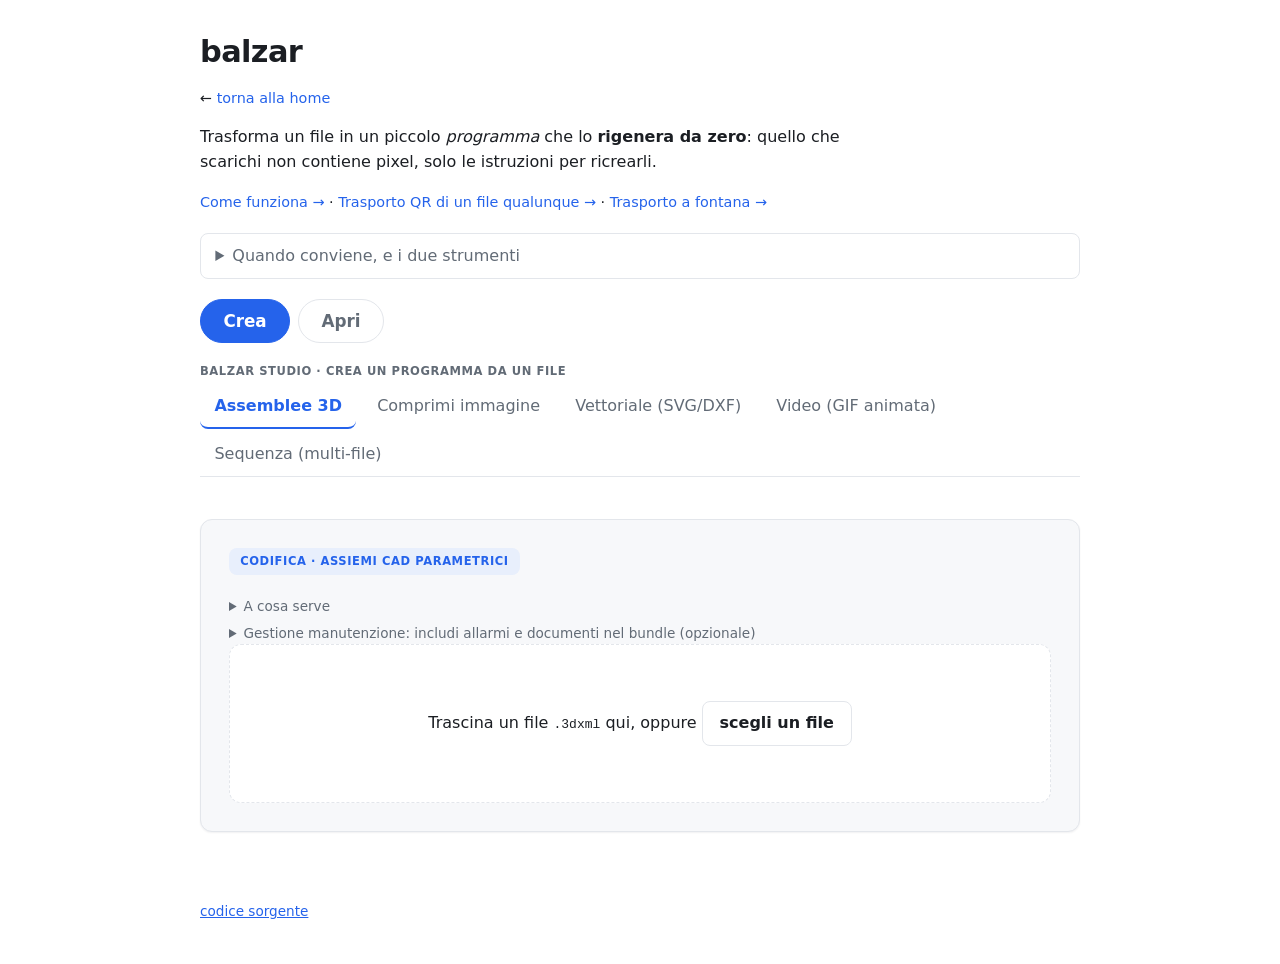
<file: index.html>
<!doctype html>
<html lang="it">
<head>
<meta charset="utf-8">
<meta name="viewport" content="width=device-width, initial-scale=1">
<title>balzar — encoder deterministico</title>
<link rel="stylesheet" href="style.css">
<script src="model-viewer.min.js"></script>
<script src="jsQR.min.js"></script>
<script src="qr-transport-core.js"></script>
<script src="qr-camera-scanner.js"></script>
</head>
<body>
  <header>
    <h1>balzar</h1>
    <p class="nav-links">← <a href="landing.html">torna alla home</a></p>
    <p class="tagline">Trasforma un file in un piccolo <em>programma</em> che lo
      <strong>rigenera da zero</strong>: quello che scarichi non contiene pixel, solo le istruzioni
      per ricrearli.</p>
    <p class="nav-links">
      <a href="come-funziona.html">Come funziona →</a> ·
      <a href="trasporto-qr.html">Trasporto QR di un file qualunque →</a> ·
      <a href="fountain-qr.html">Trasporto a fontana →</a>
    </p>
    <details class="header-more">
      <summary>Quando conviene, e i due strumenti</summary>
      <p class="honesty">Su contenuti strutturati (icone, schemi, pattern, disegni CAD) il guadagno è
        enorme. Su foto e rumore l'encoder lo dichiara onestamente invece di fingere una compressione
        che non c'è — è il limite di complessità di Kolmogorov.</p>
      <p class="honesty"><strong>Balzar Studio</strong> crea un payload da un file sorgente (le prime
        cinque schede). <strong>Balzar Live</strong> apre un payload già esistente e lo consulta
        (l'ultima scheda). Stesso principio dell'app desktop e della CLI.</p>
    </details>

    <!-- Livello 1: cosa vuoi fare (Crea = Studio, Apri = Live). Toggle
         driven by activateProduct() in app.js; the level-2 tab grid and
         all tab-*/panel-* ids below are UNCHANGED. -->
    <nav class="product-switch" role="tablist" aria-label="Cosa vuoi fare">
      <button class="product-tab active" id="product-crea" type="button">Crea</button>
      <button class="product-tab" id="product-apri" type="button">Apri</button>
    </nav>

    <div class="tab-groups">
      <div class="tab-group" id="group-studio">
        <span class="tab-group-name">Balzar Studio · crea un programma da un file</span>
        <div class="tabs" role="tablist">
          <button class="tab active" id="tab-3d" type="button">Assemblee 3D</button>
          <button class="tab" id="tab-encode" type="button">Comprimi immagine</button>
          <button class="tab" id="tab-vector" type="button">Vettoriale (SVG/DXF)</button>
          <button class="tab" id="tab-video" type="button">Video (GIF animata)</button>
          <button class="tab" id="tab-sequence" type="button">Sequenza (multi-file)</button>
        </div>
      </div>
      <div class="tab-group" id="group-live" hidden>
        <span class="tab-group-name">Balzar Live · apri un programma già creato</span>
        <div class="tabs" role="tablist">
          <button class="tab" id="tab-open" type="button">Apri programma (.bzr / .bzp / .b3d / .bzx)</button>
        </div>
      </div>
    </div>
  </header>

  <main>
    <div id="panel-encode" class="panel" hidden>
      <p class="purpose">Codifica · encoder generico</p>
      <details class="panel-help">
        <summary>A cosa serve</summary>
        <p class="tagline">Per quando non hai un sorgente vettoriale: carica una foto, uno screenshot
          o un'icona qualsiasi. L'encoder analizza i pixel e prova a ridurli a un programma — e
          dichiara onestamente quando il contenuto (una foto, del rumore) non si presta.</p>
      </details>
      <section id="drop" class="dropzone">
        <input type="file" id="file-input" accept="image/*" hidden>
        <p id="drop-label">Trascina un'immagine qui, oppure <button id="browse-btn" type="button">scegli un file</button></p>
        <label class="dim-picker">
          risoluzione di analisi
          <select id="max-dim">
            <option value="200">200 px</option>
            <option value="300" selected>300 px</option>
            <option value="400">400 px</option>
            <option value="600">600 px (lento)</option>
            <option value="800">800 px (molto lento)</option>
          </select>
        </label>
      </section>

      <section id="status" class="status" hidden></section>

      <section id="result" class="result" hidden>
        <div class="images">
          <figure>
            <figcaption>originale</figcaption>
            <img id="img-original" alt="immagine originale">
          </figure>
          <figure>
            <figcaption>rigenerato da balzar</figcaption>
            <img id="img-rendered" alt="immagine rigenerata da balzar">
          </figure>
        </div>

        <table class="stats" id="stats-table"></table>

        <div class="downloads">
          <button id="dl-payload" type="button">scarica payload (.bzp)</button>
          <details class="more-actions">
            <summary>Altre opzioni</summary>
            <button id="dl-program" type="button">scarica programma (.bzr)</button>
          </details>
          <label class="qr-mode-label">Come generare il QR:
            <select id="encode-qr-mode">
              <option value="single">QR singolo (una immagine)</option>
              <option value="gif">QR animato (GIF, per uno schermo)</option>
              <option value="pages">QR in pagine (PNG da stampare)</option>
            </select>
          </label>
          <button id="encode-gen-qr-btn" type="button">genera QR</button>
        </div>
        <div id="encode-qr-result" class="qr-block" hidden>
          <img id="encode-qr-img" class="qr-image" alt="QR del payload">
          <div id="encode-qr-pages" class="qr-pages"></div>
          <p id="encode-qr-note" class="honesty"></p>
          <button id="encode-qr-dl-btn" type="button">scarica QR</button>
        </div>

        <details>
          <summary>programma generato (DSL)</summary>
          <pre id="program-text"></pre>
        </details>
      </section>
    </div>

    <div id="panel-vector" class="panel" hidden>
      <p class="purpose">Codifica · ingestione CAD esatta</p>
      <details class="panel-help">
        <summary>A cosa serve</summary>
        <p class="tagline">Carica un file <code>.svg</code> o <code>.dxf</code>: viene ingerito
          direttamente (<code>vectorio.py</code>) — niente rasterizzazione, niente quantizzazione.
          Un cerchio nel file sorgente ha già centro e raggio espliciti, si mappa 1:1 su
          <code>CIRCLE</code>.</p>
      </details>

      <section id="vector-drop" class="dropzone">
        <input type="file" id="vector-file-input" accept=".svg,.dxf" hidden>
        <p>Trascina un file <code>.svg</code>/<code>.dxf</code> qui, oppure
          <button id="vector-browse-btn" type="button">scegli un file</button></p>
        <label class="dim-picker">
          lato massimo canvas
          <select id="vector-max-dim">
            <option value="400">400 px</option>
            <option value="800" selected>800 px</option>
            <option value="1200">1200 px</option>
          </select>
        </label>
      </section>

      <section id="vector-status" class="status" hidden></section>

      <section id="vector-result" class="result" hidden>
        <div class="images">
          <figure id="vector-original-figure" hidden>
            <figcaption>originale</figcaption>
            <img id="vector-img-original" alt="SVG originale">
          </figure>
          <figure>
            <figcaption>rigenerato da balzar</figcaption>
            <img id="vector-img-rendered" alt="contenuto rigenerato">
          </figure>
        </div>

        <table class="stats" id="vector-stats-table"></table>
        <p id="vector-skipped" class="honesty" hidden></p>

        <div class="downloads">
          <button id="vector-dl-payload" type="button">scarica payload (.bzp)</button>
          <details class="more-actions">
            <summary>Altre opzioni</summary>
            <button id="vector-dl-program" type="button">scarica programma (.bzr)</button>
            <button id="vector-dl-svg" type="button" hidden>scarica SVG (vettoriale)</button>
          </details>
          <label class="qr-mode-label">Come generare il QR:
            <select id="vector-qr-mode">
              <option value="single">QR singolo (una immagine)</option>
              <option value="gif">QR animato (GIF, per uno schermo)</option>
              <option value="pages">QR in pagine (PNG da stampare)</option>
            </select>
          </label>
          <button id="vector-gen-qr-btn" type="button">genera QR</button>
        </div>
        <div id="vector-qr-result" class="qr-block" hidden>
          <img id="vector-qr-img" class="qr-image" alt="QR del payload">
          <div id="vector-qr-pages" class="qr-pages"></div>
          <p id="vector-qr-note" class="honesty"></p>
          <button id="vector-qr-dl-btn" type="button">scarica QR</button>
        </div>

        <details>
          <summary>programma generato (DSL)</summary>
          <pre id="vector-program-text"></pre>
        </details>
      </section>
    </div>

    <div id="panel-video" class="panel" hidden>
      <p class="purpose">Codifica · delta multi-frame</p>
      <details class="panel-help">
        <summary>A cosa serve</summary>
        <p class="tagline">Carica una GIF animata: viene codificata col modello differenziale
          (<code>video.py</code>) — il frame 0 per intero, ogni frame successivo costa solo i
          pixel che cambiano. A differenza di "Comprimi immagine" (che guarda solo il primo
          frame) qui viene ricostruita l'intera animazione.</p>
      </details>

      <section id="video-drop" class="dropzone">
        <input type="file" id="video-file-input" accept=".gif,image/gif" hidden>
        <p>Trascina una GIF animata qui, oppure
          <button id="video-browse-btn" type="button">scegli un file</button></p>
        <label class="dim-picker">
          risoluzione di analisi
          <select id="video-max-dim">
            <option value="200">200 px</option>
            <option value="300" selected>300 px</option>
            <option value="400">400 px</option>
          </select>
        </label>
      </section>

      <section id="video-status" class="status" hidden></section>

      <section id="video-result" class="result" hidden>
        <div class="images">
          <figure>
            <figcaption>originale</figcaption>
            <img id="video-img-original" alt="GIF originale">
          </figure>
          <figure>
            <figcaption>rigenerato da balzar</figcaption>
            <img id="video-img-rendered" alt="GIF rigenerata">
          </figure>
        </div>

        <table class="stats" id="video-stats-table"></table>

        <div class="downloads">
          <button id="video-dl-payload" type="button">scarica payload (.bzp)</button>
          <details class="more-actions">
            <summary>Altre opzioni</summary>
            <button id="video-dl-program" type="button">scarica programma (.bzr)</button>
          </details>
          <label class="qr-mode-label">Come generare il QR:
            <select id="video-qr-mode">
              <option value="single">QR singolo (una immagine)</option>
              <option value="gif">QR animato (GIF, per uno schermo)</option>
              <option value="pages">QR in pagine (PNG da stampare)</option>
            </select>
          </label>
          <button id="video-gen-qr-btn" type="button">genera QR</button>
        </div>
        <div id="video-qr-result" class="qr-block" hidden>
          <img id="video-qr-img" class="qr-image" alt="QR del payload">
          <div id="video-qr-pages" class="qr-pages"></div>
          <p id="video-qr-note" class="honesty"></p>
          <button id="video-qr-dl-btn" type="button">scarica QR</button>
        </div>

        <details>
          <summary>programma generato (DSL)</summary>
          <pre id="video-program-text"></pre>
        </details>
      </section>
    </div>

    <div id="panel-sequence" class="panel" hidden>
      <p class="purpose">Codifica · più file, un solo payload navigabile</p>
      <details class="panel-help">
        <summary>A cosa serve</summary>
        <p class="tagline">Carica 2 o più file. In modalità <strong>"sequenza navigabile"</strong>
          devono essere <strong>dello stesso tipo</strong> (solo <code>.svg</code>, solo
          <code>.dxf</code>, oppure immagini raster) e diventano un solo payload con un frame per
          file, navigabile avanti/indietro. In modalità <strong>"file indipendenti"</strong> ogni
          file è codificato per conto suo — nessun vincolo di formato, un file rotto non blocca
          gli altri, ottieni un payload separato per ciascuno.</p>
      </details>

      <fieldset class="mode-picker">
        <label><input type="radio" name="sequence-mode" value="sequence" checked> Sequenza navigabile</label>
        <label><input type="radio" name="sequence-mode" value="independent"> File indipendenti</label>
      </fieldset>

      <section id="sequence-drop" class="dropzone">
        <input type="file" id="sequence-file-input" accept=".svg,.dxf,image/*" multiple hidden>
        <p>Trascina i file qui, oppure
          <button id="sequence-browse-btn" type="button">scegli i file</button></p>
        <label class="dim-picker">
          lato massimo canvas
          <select id="sequence-max-dim">
            <option value="400">400 px</option>
            <option value="800" selected>800 px</option>
          </select>
        </label>
      </section>

      <ol id="sequence-file-list" class="file-list"></ol>
      <div class="downloads">
        <button id="sequence-encode-btn" type="button" hidden>Codifica sequenza</button>
        <button id="sequence-clear-btn" type="button" hidden>Svuota elenco</button>
      </div>

      <section id="sequence-status" class="status" hidden></section>

      <section id="sequence-result" class="result" hidden>
        <div class="frame-nav">
          <button id="sequence-prev" type="button">◀ Indietro</button>
          <span id="sequence-frame-label">Step 1/1</span>
          <button id="sequence-next" type="button">Avanti ▶</button>
        </div>
        <figure>
          <figcaption>rigenerato · step corrente</figcaption>
          <img id="sequence-img-rendered" alt="frame corrente della sequenza">
        </figure>

        <table class="stats" id="sequence-stats-table"></table>

        <div class="downloads">
          <button id="sequence-dl-payload" type="button">scarica payload (.bzp)</button>
          <details class="more-actions">
            <summary>Altre opzioni</summary>
            <button id="sequence-dl-program" type="button">scarica programma (.bzr)</button>
          </details>
          <label class="qr-mode-label">Come generare il QR:
            <select id="sequence-qr-mode">
              <option value="single">QR singolo (una immagine)</option>
              <option value="gif">QR animato (GIF, per uno schermo)</option>
              <option value="pages">QR in pagine (PNG da stampare)</option>
            </select>
          </label>
          <button id="sequence-gen-qr-btn" type="button">genera QR</button>
        </div>
        <div id="sequence-qr-result" class="qr-block" hidden>
          <img id="sequence-qr-img" class="qr-image" alt="QR del payload">
          <div id="sequence-qr-pages" class="qr-pages"></div>
          <p id="sequence-qr-note" class="honesty"></p>
          <button id="sequence-qr-dl-btn" type="button">scarica QR</button>
        </div>

        <details>
          <summary>programma generato (DSL)</summary>
          <pre id="sequence-program-text"></pre>
        </details>
      </section>

      <section id="independent-result" class="result" hidden>
        <p id="independent-summary" class="honesty"></p>
        <div id="independent-items"></div>
      </section>
    </div>

    <div id="panel-3d" class="panel">
      <p class="purpose">Codifica · assiemi CAD parametrici</p>
      <details class="panel-help">
        <summary>A cosa serve</summary>
        <p class="tagline">Carica un file <code>.3dxml</code> (formato Dassault, non STEP —
          vedi <code>scene3d.py</code> per il perché): ogni forma unica viene tenuta una sola
          volta, ogni sotto-assieme ripetuto si riusa invece di essere ridisegnato — lo stesso
          principio del resto di balzar, esteso al 3D. Il payload (<code>BZM1</code>) resta
          compatto per il trasporto; la vista qui e il download <code>.glb</code> sono un
          formato di visualizzazione a parte (<code>gltf.py</code>), non quello che viaggia nel QR.</p>
      </details>

      <!-- Manutenzione/bundle: opzionale, collassato di default così il
           flusso principale (carica il modello) resta pulito. Gli id dei
           file input restano invariati (JS in app.js li trova comunque). -->
      <details class="panel-help">
        <summary>Gestione manutenzione: includi allarmi e documenti nel bundle (opzionale)</summary>
        <p class="honesty">Puoi includere nello stesso QR una gestione allarmi e altri documenti
          consultabili: scegli i file qui sotto <strong>prima</strong> di caricare il file 3D —
          tutto viene impacchettato in un bundle (<code>BZX1</code>, <code>balzar/bundle.py</code>)
          e il viewer apre già con la ricerca/il pannello allarmi pronto e un indice navigabile
          dei documenti. I documenti aggiuntivi sono solo da consultare (non collegati al 3D):
          testo/CSV/immagini si aprono inline, i formati strutturati (pdf/html/xml/…) si scaricano.
          Un file <code>.bzr</code>/<code>.bzp</code> (un programma/payload balzar 2D — una tavola
          tecnica) viene invece <strong>rigenerato al volo</strong> in PNG/SVG e mostrato come le
          immagini — nessun pixel salvato, solo il programma che lo disegna. Opzionale: senza
          nulla di quanto segue il payload resta un semplice <code>BZM1</code> come prima.</p>

        <fieldset class="qr-mode-picker" id="threed-alarm-mode-fieldset">
          <legend>Come vuoi gestire gli allarmi? (opzionale)</legend>
          <label class="mode-option">
            <input type="radio" name="threed-alarm-mode" value="table" checked>
            <span>
              <strong>Tabella semplice (CSV)</strong>
              <span class="mode-pro-con">Un solo file, colonne libere, ricerca su tutta la riga.</span>
            </span>
          </label>
          <label class="mode-option">
            <input type="radio" name="threed-alarm-mode" value="graph">
            <span>
              <strong>Grafo allarmi (editor visivo)</strong>
              <span class="mode-pro-con">Due file (allarmi + cause/soluzioni): collega a mano
                allarme → causa/soluzione → procedura prima di codificare
                (<a href="examples/template_allarmi.csv" download>template allarmi</a> ·
                <a href="examples/template_cause_soluzioni.csv" download>template cause/soluzioni</a>).</span>
            </span>
          </label>
        </fieldset>

        <div id="threed-alarm-table-mode">
          <p>
            <label>Tabella allarmi da includere nel bundle (opzionale):
              <input type="file" id="threed-bundle-csv-input" accept=".csv,text/csv"></label>
            <button id="threed-bundle-csv-clear-btn" type="button">Rimuovi CSV</button>
          </p>
        </div>

        <div id="threed-alarm-graph-mode" hidden>
          <p>
            <label>File allarmi (codice, descrizione, componente):
              <input type="file" id="threed-graph-alarms-input" accept=".csv,text/csv"></label>
          </p>
          <p>
            <label>File cause e soluzioni (causa/soluzione, allarmi collegati, procedura):
              <input type="file" id="threed-graph-causes-input" accept=".csv,text/csv"></label>
          </p>
          <p id="threed-graph-status" class="status"></p>

          <div id="threed-graph-editor-wrap" hidden>
            <div class="alarm-editor-lane-labels">
              <span>Allarmi</span><span>Cause e soluzioni</span><span>Procedure</span>
            </div>
            <div class="alarm-editor-scroll">
              <div class="alarm-editor-canvas" id="threed-graph-canvas">
                <svg id="threed-graph-wires"></svg>
              </div>
            </div>
            <p class="alarm-editor-hint">Trascina da un pallino a un blocco della colonna accanto
              per collegarli. Clicca una freccia per rimuoverla. Trascina un blocco per riordinare
              la colonna. Le procedure vanno referenziate per nome file esatto tra i "documenti
              aggiuntivi" qui sotto.</p>
            <p id="threed-graph-link-status" class="alarm-editor-status"></p>
            <button id="threed-graph-encode-btn" type="button" class="btn primary" disabled>
              Codifica pacchetto (con grafo allarmi)</button>
          </div>
        </div>

        <p>
          <label>Documenti aggiuntivi da consultare (opzionale, selezione multipla — anche le
            procedure referenziate dal grafo allarmi vanno incluse qui, per nome file esatto):
            <input type="file" id="threed-bundle-docs-input" multiple></label>
          <button id="threed-bundle-docs-clear-btn" type="button">Rimuovi documenti</button>
        </p>

        <p>
          <label>Indice dei moduli di documentazione (opzionale, <code>moduli.json</code> esportato
            da DoqTool): nel visualizzatore, selezionando un componente, elenca i moduli che lo
            riguardano — senza rete, solo come riferimento per ritrovarli nella documentazione;
            da scegliere prima del file 3D:
            <input type="file" id="threed-module-index-input" accept=".json,application/json"></label>
          <button id="threed-module-index-clear-btn" type="button">Rimuovi indice</button>
        </p>
      </details>

      <section id="threed-drop" class="dropzone">
        <input type="file" id="threed-file-input" accept=".3dxml" hidden>
        <p>Trascina un file <code>.3dxml</code> qui, oppure
          <button id="threed-browse-btn" type="button">scegli un file</button></p>
      </section>

      <section id="threed-status" class="status" hidden></section>

      <section id="threed-result" class="result" hidden>
        <div style="position:relative">
          <model-viewer id="threed-viewer" camera-controls auto-rotate shadow-intensity="0.6"
                       exposure="1.1" field-of-view="30deg" style="width:100%;height:420px;background:#1c1c1c;border-radius:6px"></model-viewer>
          <button id="threed-reset-btn" type="button"
                 style="position:absolute;top:10px;left:10px">Mostra tutto</button>
          <button id="threed-export-btn" type="button" disabled
                 style="position:absolute;top:10px;left:118px">Esporta scheda ricambio</button>
          <button id="threed-modules-btn" type="button" hidden
                 style="position:absolute;top:10px;right:10px">Moduli correlati</button>
          <div id="threed-search-panel-wrap" style="position:absolute;bottom:52px;left:10px;right:10px;
               display:flex;flex-direction:column;gap:6px;max-height:50vh">
            <p id="threed-search-note" style="margin:0;color:#eee;font-size:12px;
               background:rgba(20,20,20,0.7);padding:4px 8px;border-radius:4px;
               flex-shrink:0;max-height:60px;overflow-y:auto"></p>
            <div id="threed-search-results" class="search-results-table"></div>
          </div>
          <div id="threed-search-bar-wrap" style="position:absolute;bottom:10px;left:10px;right:10px;
               display:flex;gap:8px;align-items:center;flex-wrap:wrap">
            <input id="threed-search-input" type="text"
                   placeholder="Cerca in qualunque colonna della tabella…"
                   style="flex:1;min-width:200px;padding:6px 10px;border-radius:6px;
                          border:1px solid #555;background:rgba(20,20,20,0.85);color:#eee;
                          font:inherit">
            <button id="threed-search-btn" type="button">Cerca</button>
            <label id="threed-alarm-csv-label" for="threed-alarm-csv-input"
                   style="padding:6px 10px;border-radius:6px;border:1px solid #555;
                          background:rgba(20,20,20,0.85);color:#eee;font-size:13px;cursor:pointer">
              Carica tabella componenti (CSV)
              <input id="threed-alarm-csv-input" type="file" accept=".csv,text/csv" hidden>
            </label>
          </div>
          <!-- Slice 3b (CLAUDE.md SS14): shown INSTEAD of the two wraps
               above when the bundle carries a KIND_ALARM_GRAPH item
               (mutually exclusive, toggled in app.js's setAlarmGraph). -->
          <div id="threed-alarm-panel-wrap" class="alarm-panel-wrap" hidden>
            <div id="threed-alarm-list" class="alarm-panel"></div>
          </div>
          <div id="threed-alarm-search-bar-wrap" class="alarm-search-bar-wrap" hidden>
            <input id="threed-alarm-search-input" type="text" placeholder="Cerca allarme…">
          </div>
        </div>
        <details class="panel-help">
          <summary>Come usare la vista 3D (click, ricerca, scheda ricambio)</summary>
          <p class="honesty">Clicca una parte per evidenziarla e attenuare le altre (usa
            <code>materialFromPoint</code> di model-viewer — ogni posizionamento ha un proprio
            materiale, non condiviso, proprio per renderlo distinguibile). Clicca una riga della
            distinta base per evidenziare tutte le istanze di quel tipo di parte. Con una parte
            selezionata, "esporta scheda ricambio" scarica un'immagine con la vista isolata più
            nome e quantità — per richiedere un ricambio senza dover rifare lo screenshot a mano.
            La barra di ricerca cerca in <strong>qualunque colonna</strong> di una tabella
            componenti caricata (CSV libero, con intestazione: nome componente, codice, allarme,
            ricambio, note di manutenzione… in qualunque ordine — nel bundle sopra, o qui sotto) e
            mostra l'intera riga trovata; se il valore cercato compare anche nella colonna che la
            tabella usa per il nome del componente (rilevata automaticamente confrontando i valori
            con la distinta base, non per posizione o intestazione), il componente si evidenzia
            anche sul modello 3D. Senza tabella caricata, la ricerca cade sul solo nome
            componente. Differenza tra le due vie di caricamento: quella sopra (prima
            dell'upload) entra nel bundle scaricabile/QR, questa qui sotto è solo per questa
            sessione del browser, comoda per provare una tabella diversa senza rigenerare nulla.</p>
        </details>

        <table class="stats" id="threed-stats-table"></table>
        <div id="threed-warnings" role="status" hidden
             style="margin:8px 0;padding:8px 12px;border-left:3px solid #d97706;background:#fff7ed;
                    color:#7c2d12;font-size:13px"></div>

        <details id="threed-docs-block" open hidden>
          <summary>documenti nel bundle</summary>
          <ul id="threed-docs-index" class="doc-index-list"></ul>
        </details>

        <!-- Fase 3 integrazione DoqTool: moduli di documentazione del componente
             selezionato, letti dall'indice offline nel pacchetto (nessuna rete). -->
        <details id="threed-modules-block" open hidden>
          <summary>moduli correlati al componente selezionato</summary>
          <p id="threed-modules-note" class="honesty"></p>
          <ul id="threed-modules-list" class="doc-index-list"></ul>
        </details>

        <details open>
          <summary>distinta base</summary>
          <table class="stats" id="threed-bom-table"></table>
        </details>

        <div class="downloads">
          <button id="threed-dl-payload" type="button">scarica payload (.b3d)</button>
          <button id="threed-dl-glb" type="button">scarica modello (.glb)</button>
          <button id="threed-dl-components" type="button"
                  title="Elenco dei componenti (con la gerarchia dell'assieme) da importare nel registro componenti di DoqTool">scarica componenti (.csv)</button>
          <label class="qr-mode-label">Come generare il QR:
            <select id="threed-qr-mode">
              <option value="single">QR singolo (una immagine)</option>
              <option value="gif">QR animato (GIF, per uno schermo)</option>
              <option value="pages">QR in pagine (PNG da stampare)</option>
            </select>
          </label>
          <button id="threed-gen-qr-btn" type="button">genera QR</button>
        </div>
        <p id="threed-glb-omitted" class="honesty" hidden>Il modello 3D è troppo grande per
          essere mostrato/scaricato da questa demo — scarica il payload e usa
          <code>balzar render-3d</code> in locale.</p>
        <div id="threed-qr-result" class="qr-block" hidden>
          <img id="threed-qr-img" class="qr-image" alt="QR del payload">
          <div id="threed-qr-pages" class="qr-pages"></div>
          <p id="threed-qr-note" class="honesty"></p>
          <button id="threed-qr-dl-btn" type="button">scarica QR</button>
        </div>
      </section>
    </div>

    <div id="panel-open" class="panel" hidden>
      <p class="purpose">Balzar Live · apri un payload già esistente</p>
      <details class="panel-help">
        <summary>A cosa serve</summary>
        <p class="tagline">Hai già un file <code>.bzr</code>/<code>.bzp</code> (un programma 2D),
        <code>.b3d</code> (un assieme 3D, <code>BZM1</code>) o <code>.bzx</code> (un bundle
        multi-documento, <code>BZX1</code>) scaricato da qui o
        prodotto dalla CLI/app desktop? Caricalo qui: <strong>nessun encoder coinvolto</strong>,
        solo i magic byte del file decidono come aprirlo — esattamente come fa
        <code>balzar/viewer3d.py</code> per l'app desktop. Un <code>.bzr</code>/<code>.bzp</code>
        viene rigenerato in PNG/GIF/SVG; un <code>.b3d</code> apre il viewer 3D con la distinta
        base; un <code>.bzx</code> apre 3D (se presente) + ricerca allarmi + indice documenti,
        tutto insieme.</p>
      </details>

      <fieldset class="qr-mode-picker" id="open-load-mode-fieldset">
        <legend>Vuoi caricare un file o scansionare una sequenza QR?</legend>
        <label class="mode-option">
          <input type="radio" name="open-load-mode" value="file" checked>
          <span>
            <strong>Carica un file</strong>
            <span class="mode-pro-con">Il modo più diretto se il file è già sul dispositivo.</span>
          </span>
        </label>
        <label class="mode-option">
          <input type="radio" name="open-load-mode" value="scan">
          <span>
            <strong>Scansiona una sequenza QR</strong>
            <span class="mode-pro-con">Ricostruisce il file da una foto/fotocamera senza averlo già
              sul dispositivo — utile se arriva da un'etichetta fisica o da uno schermo altrui.</span>
          </span>
        </label>
      </fieldset>

      <section id="open-drop" class="dropzone">
        <input type="file" id="open-file-input" accept=".bzr,.bzp,.b3d,.bzx,text/plain" hidden>
        <p>Trascina un file <code>.bzr</code>/<code>.bzp</code>/<code>.b3d</code>/<code>.bzx</code>
          qui, oppure <button id="open-browse-btn" type="button">scegli un file</button></p>
      </section>

      <section id="open-scan-section" hidden>
        <fieldset class="qr-mode-picker" id="open-scan-mode-fieldset">
          <legend>Come vuoi acquisire?</legend>
          <label class="mode-option">
            <input type="radio" name="open-scan-mode" value="manual" checked>
            <span>
              <strong>Foto multiple (comando dell'operatore)</strong>
              <span class="mode-pro-con">Pro: funziona con qualunque griglia, anche densa. Contro:
                scatti/carichi tu ogni foto, una alla volta.</span>
            </span>
          </label>
          <label class="mode-option">
            <input type="radio" name="open-scan-mode" value="continuous">
            <span>
              <strong>Acquisizione continua (fotocamera)</strong>
              <span class="mode-pro-con">Pro: zero tocchi, si apre da sola a lettura completata.
                Contro: solo per sequenze generate con "acquisizione continua" (griglia 1×1, vedi
                sopra il flag nel generatore QR).</span>
            </span>
          </label>
        </fieldset>

        <section id="open-scan-manual-section">
          <section id="open-scan-drop" class="dropzone">
            <input type="file" id="open-scan-file-input" accept="image/*" capture="environment" multiple hidden>
            <p>Trascina una o più foto/pagine qui, oppure
              <button id="open-scan-browse-btn" type="button">scegli foto</button></p>
          </section>
          <ul id="open-scan-file-list" class="file-list"></ul>
        </section>

        <section id="open-scan-continuous-section" class="camera-view" hidden>
          <p class="honesty">Richiede il permesso di usare la fotocamera. Inquadra la sequenza (uno
            schermo che riproduce la GIF generata sopra) e tienila ferma: la lettura si completa da
            sola, poi il file si apre automaticamente.</p>
          <video id="open-scan-camera-video" autoplay muted playsinline></video>
          <p id="open-scan-camera-progress" class="camera-progress">Fotocamera non avviata.</p>
          <button id="open-scan-camera-start-btn" type="button">Avvia fotocamera</button>
          <button id="open-scan-camera-stop-btn" type="button" hidden>Ferma fotocamera</button>
        </section>

        <p id="open-scan-status" class="status"></p>
      </section>

      <section id="open-status" class="status" hidden></section>

      <section id="open-result" class="result" hidden>
        <div class="images">
          <figure>
            <figcaption>rigenerato da balzar</figcaption>
            <img id="open-img-rendered" alt="contenuto rigenerato">
          </figure>
        </div>

        <table class="stats" id="open-stats-table"></table>

        <div class="downloads">
          <button id="open-dl-png" type="button">scarica PNG</button>
          <button id="open-dl-gif" type="button" hidden>scarica GIF</button>
          <button id="open-dl-payload" type="button">scarica payload (.bzp)</button>
          <details class="more-actions" id="open-more-actions" hidden>
            <summary>Altre opzioni</summary>
            <button id="open-dl-svg" type="button" hidden>scarica SVG (vettoriale)</button>
          </details>
          <label class="qr-mode-label">Come generare il QR:
            <select id="open-qr-mode">
              <option value="single">QR singolo (una immagine)</option>
              <option value="gif">QR animato (GIF, per uno schermo)</option>
              <option value="pages">QR in pagine (PNG da stampare)</option>
            </select>
          </label>
          <label class="dim-picker">
            <input type="checkbox" id="open-qr-continuous">
            ottimizza per acquisizione continua (fotocamera) — forza GIF a griglia 1×1, una
            sequenza più lunga ma leggibile da sola senza toccare nulla (leggila qui sotto)
          </label>
          <button id="open-gen-qr-btn" type="button">genera QR</button>
        </div>
        <p id="open-svg-reason" class="honesty" hidden></p>
        <div id="open-qr-result" class="qr-block" hidden>
          <img id="open-qr-img" class="qr-image" alt="QR del payload">
          <div id="open-qr-pages" class="qr-pages"></div>
          <p id="open-qr-note" class="honesty"></p>
          <button id="open-qr-dl-btn" type="button">scarica QR</button>
        </div>

        <details>
          <summary>programma (DSL)</summary>
          <pre id="open-program-text"></pre>
        </details>
      </section>

      <section id="open-3d-result" class="result" hidden>
        <div style="position:relative">
          <model-viewer id="open-3d-viewer" camera-controls auto-rotate shadow-intensity="0.6"
                       exposure="1.1" field-of-view="30deg" style="width:100%;height:420px;background:#1c1c1c;border-radius:6px"></model-viewer>
          <button id="open-3d-reset-btn" type="button"
                 style="position:absolute;top:10px;left:10px">Mostra tutto</button>
          <button id="open-3d-export-btn" type="button" disabled
                 style="position:absolute;top:10px;left:118px">Esporta scheda ricambio</button>
          <button id="open-3d-modules-btn" type="button" hidden
                 style="position:absolute;top:10px;right:10px">Moduli correlati</button>
          <div id="open-3d-search-panel-wrap" style="position:absolute;bottom:52px;left:10px;right:10px;
               display:flex;flex-direction:column;gap:6px;max-height:50vh">
            <p id="open-3d-search-note" style="margin:0;color:#eee;font-size:12px;
               background:rgba(20,20,20,0.7);padding:4px 8px;border-radius:4px;
               flex-shrink:0;max-height:60px;overflow-y:auto"></p>
            <div id="open-3d-search-results" class="search-results-table"></div>
          </div>
          <div id="open-3d-search-bar-wrap" style="position:absolute;bottom:10px;left:10px;right:10px;
               display:flex;gap:8px;align-items:center;flex-wrap:wrap">
            <input id="open-3d-search-input" type="text"
                   placeholder="Cerca in qualunque colonna della tabella…"
                   style="flex:1;min-width:200px;padding:6px 10px;border-radius:6px;
                          border:1px solid #555;background:rgba(20,20,20,0.85);color:#eee;
                          font:inherit">
            <button id="open-3d-search-btn" type="button">Cerca</button>
          </div>
          <!-- Slice 3b (CLAUDE.md SS14): shown INSTEAD of the two wraps
               above when the bundle carries a KIND_ALARM_GRAPH item. -->
          <div id="open-3d-alarm-panel-wrap" class="alarm-panel-wrap" hidden>
            <div id="open-3d-alarm-list" class="alarm-panel"></div>
          </div>
          <div id="open-3d-alarm-search-bar-wrap" class="alarm-search-bar-wrap" hidden>
            <input id="open-3d-alarm-search-input" type="text" placeholder="Cerca allarme…">
          </div>
        </div>
        <table class="stats" id="open-3d-stats-table"></table>
        <div id="open-3d-warnings" role="status" hidden
             style="margin:8px 0;padding:8px 12px;border-left:3px solid #d97706;background:#fff7ed;
                    color:#7c2d12;font-size:13px"></div>
        <details id="open-3d-docs-block" open hidden>
          <summary>documenti nel bundle</summary>
          <ul id="open-3d-docs-index" class="doc-index-list"></ul>
        </details>

        <!-- Fase 3 integrazione DoqTool: moduli di documentazione del componente
             selezionato, letti dall'indice offline nel pacchetto (nessuna rete). -->
        <details id="open-3d-modules-block" open hidden>
          <summary>moduli correlati al componente selezionato</summary>
          <p id="open-3d-modules-note" class="honesty"></p>
          <ul id="open-3d-modules-list" class="doc-index-list"></ul>
        </details>
        <details open>
          <summary>distinta base</summary>
          <table class="stats" id="open-3d-bom-table"></table>
        </details>
        <div class="downloads">
          <button id="open-3d-dl-payload" type="button">scarica payload (.b3d/.bzx)</button>
          <button id="open-3d-dl-glb" type="button">scarica modello (.glb)</button>
          <button id="open-3d-dl-components" type="button"
                  title="Elenco dei componenti (con la gerarchia dell'assieme) da importare nel registro componenti di DoqTool">scarica componenti (.csv)</button>
          <label class="qr-mode-label">Come generare il QR:
            <select id="open-3d-qr-mode">
              <option value="single">QR singolo (una immagine)</option>
              <option value="gif">QR animato (GIF, per uno schermo)</option>
              <option value="pages">QR in pagine (PNG da stampare)</option>
            </select>
          </label>
          <label class="dim-picker">
            <input type="checkbox" id="open-3d-qr-continuous">
            ottimizza per acquisizione continua (fotocamera) — forza GIF a griglia 1×1
          </label>
          <button id="open-3d-gen-qr-btn" type="button">genera QR</button>
        </div>
        <div id="open-3d-qr-result" class="qr-block" hidden>
          <img id="open-3d-qr-img" class="qr-image" alt="QR del payload">
          <div id="open-3d-qr-pages" class="qr-pages"></div>
          <p id="open-3d-qr-note" class="honesty"></p>
          <button id="open-3d-qr-dl-btn" type="button">scarica QR</button>
        </div>
      </section>

      <section id="open-docs-result" class="result" hidden>
        <p class="honesty">Bundle di soli documenti (nessun assieme 3D dentro): indice
          navigabile, stesso principio del viewer 3D quando include documenti extra.</p>
        <details open>
          <summary>documenti</summary>
          <ul id="open-docs-index" class="doc-index-list"></ul>
        </details>
        <div class="downloads">
          <button id="open-docs-dl-payload" type="button">scarica bundle (.bzx)</button>
          <label class="qr-mode-label">Come generare il QR:
            <select id="open-docs-qr-mode">
              <option value="single">QR singolo (una immagine)</option>
              <option value="gif">QR animato (GIF, per uno schermo)</option>
              <option value="pages">QR in pagine (PNG da stampare)</option>
            </select>
          </label>
          <label class="dim-picker">
            <input type="checkbox" id="open-docs-qr-continuous">
            ottimizza per acquisizione continua (fotocamera) — forza GIF a griglia 1×1
          </label>
          <button id="open-docs-gen-qr-btn" type="button">genera QR</button>
        </div>
        <div id="open-docs-qr-result" class="qr-block" hidden>
          <img id="open-docs-qr-img" class="qr-image" alt="QR del payload">
          <div id="open-docs-qr-pages" class="qr-pages"></div>
          <p id="open-docs-qr-note" class="honesty"></p>
          <button id="open-docs-qr-dl-btn" type="button">scarica QR</button>
        </div>
      </section>
    </div>
  </main>

  <footer>
    <p><a href="https://github.com/ciao-madesign/balzar" target="_blank" rel="noopener">codice sorgente</a></p>
  </footer>

  <script src="balzar-modules.js"></script>
  <script src="app.js"></script>
</body>
</html>
</file>
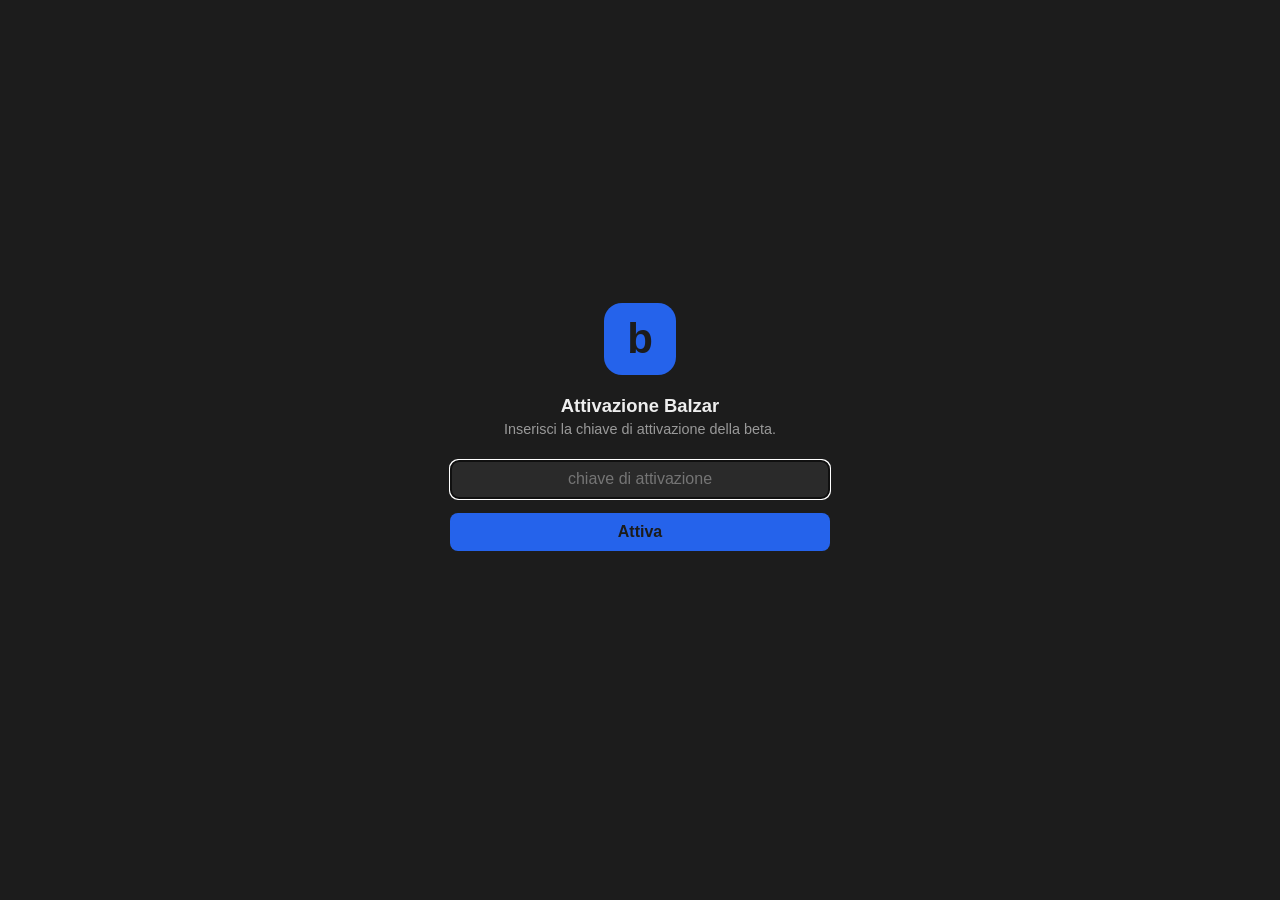
<file: activate.html>
<!DOCTYPE html>
<html lang="it">
<head>
<meta charset="utf-8">
<meta name="viewport" content="width=device-width, initial-scale=1">
<title>Attivazione Balzar (beta)</title>
<style>
  :root { --accent: #2563eb; --bg: #1c1c1c; --fg: #eee; --muted: #999; --border: #444; --bad: #e77; }
  html, body { margin: 0; height: 100%; background: var(--bg); color: var(--fg);
    font-family: -apple-system, Segoe UI, sans-serif;
    display: flex; align-items: center; justify-content: center; }
  .card { width: min(90vw, 380px); text-align: center; }
  .logo { width: 72px; height: 72px; border-radius: 18px; background: var(--accent);
    display: flex; align-items: center; justify-content: center; margin: 0 auto 1.2rem;
    font-size: 42px; font-weight: 700; color: var(--bg); }
  h1 { font-size: 1.15rem; margin: 0 0 0.3rem; }
  p.sub { color: var(--muted); font-size: 0.9rem; margin: 0 0 1.4rem; }
  input { width: 100%; box-sizing: border-box; font: inherit; font-size: 1rem;
    padding: 0.6rem 0.8rem; border-radius: 8px; border: 1px solid var(--border);
    background: #2a2a2a; color: var(--fg); text-align: center; }
  button { margin-top: 0.9rem; width: 100%; font: inherit; font-weight: 600;
    padding: 0.6rem; border-radius: 8px; border: none; background: var(--accent);
    color: var(--bg); cursor: pointer; }
  button:disabled { opacity: 0.6; cursor: default; }
  .msg { min-height: 1.3em; margin-top: 0.8rem; font-size: 0.9rem; }
  .msg.error { color: var(--bad); }
</style>
</head>
<body>
  <div class="card">
    <div class="logo">b</div>
    <h1>Attivazione Balzar</h1>
    <p class="sub">Inserisci la chiave di attivazione della beta.</p>
    <form id="form">
      <input id="key" type="password" autocomplete="off" autofocus
             placeholder="chiave di attivazione" aria-label="chiave">
      <button id="btn" type="submit">Attiva</button>
    </form>
    <p id="msg" class="msg" role="status"></p>
  </div>
<script>
  const form = document.getElementById("form");
  const keyEl = document.getElementById("key");
  const btn = document.getElementById("btn");
  const msg = document.getElementById("msg");
  form.addEventListener("submit", async (e) => {
    e.preventDefault();
    const key = keyEl.value;
    if (!key) return;
    btn.disabled = true; msg.className = "msg"; msg.textContent = "Verifica…";
    try {
      const res = await fetch("/api/activate", {
        method: "POST", headers: { "Content-Type": "application/json" },
        body: JSON.stringify({ key }),
      });
      const json = await res.json();
      if (json.activated) {
        msg.textContent = "Attivata. Avvio…";
        location.href = "/index.html";
      } else {
        msg.className = "msg error"; msg.textContent = "Chiave non valida. Riprova.";
        btn.disabled = false; keyEl.value = ""; keyEl.focus();
      }
    } catch (err) {
      msg.className = "msg error"; msg.textContent = "Errore: " + err.message;
      btn.disabled = false;
    }
  });
</script>
</body>
</html>
</file>
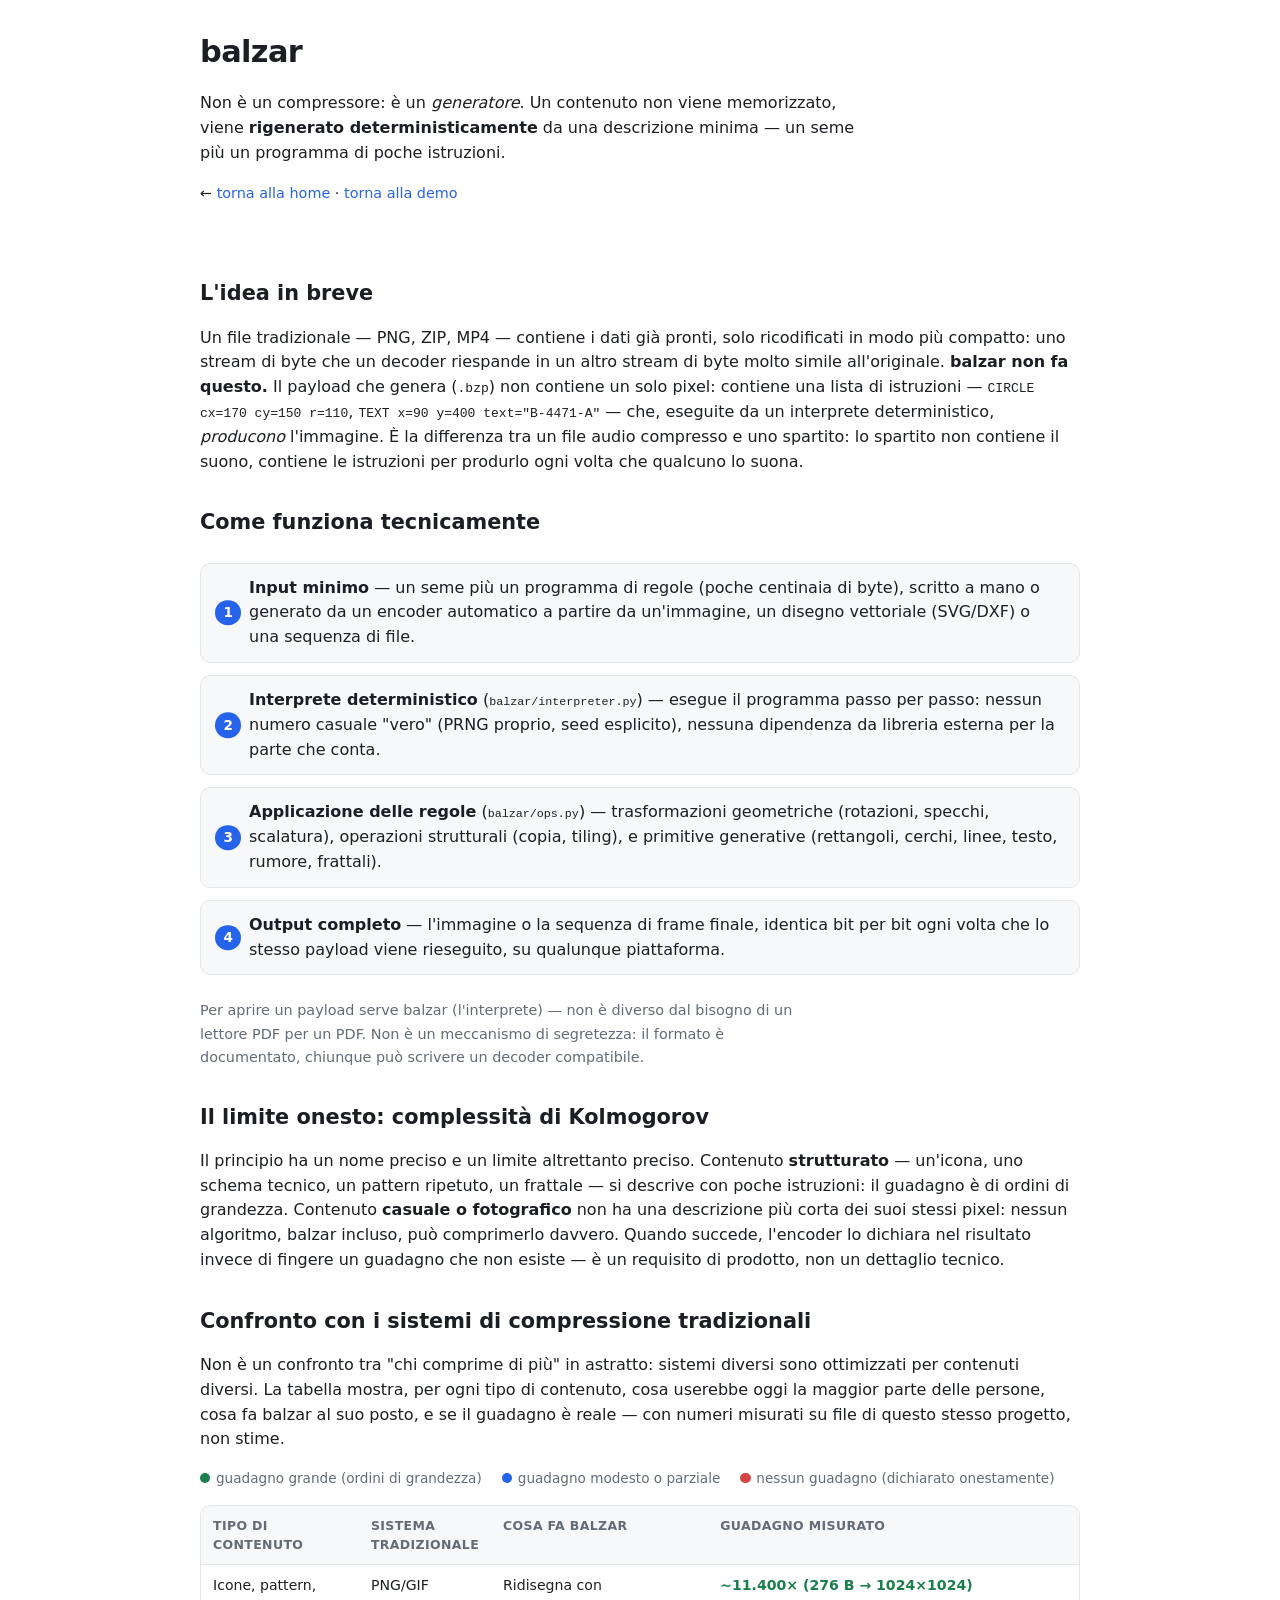
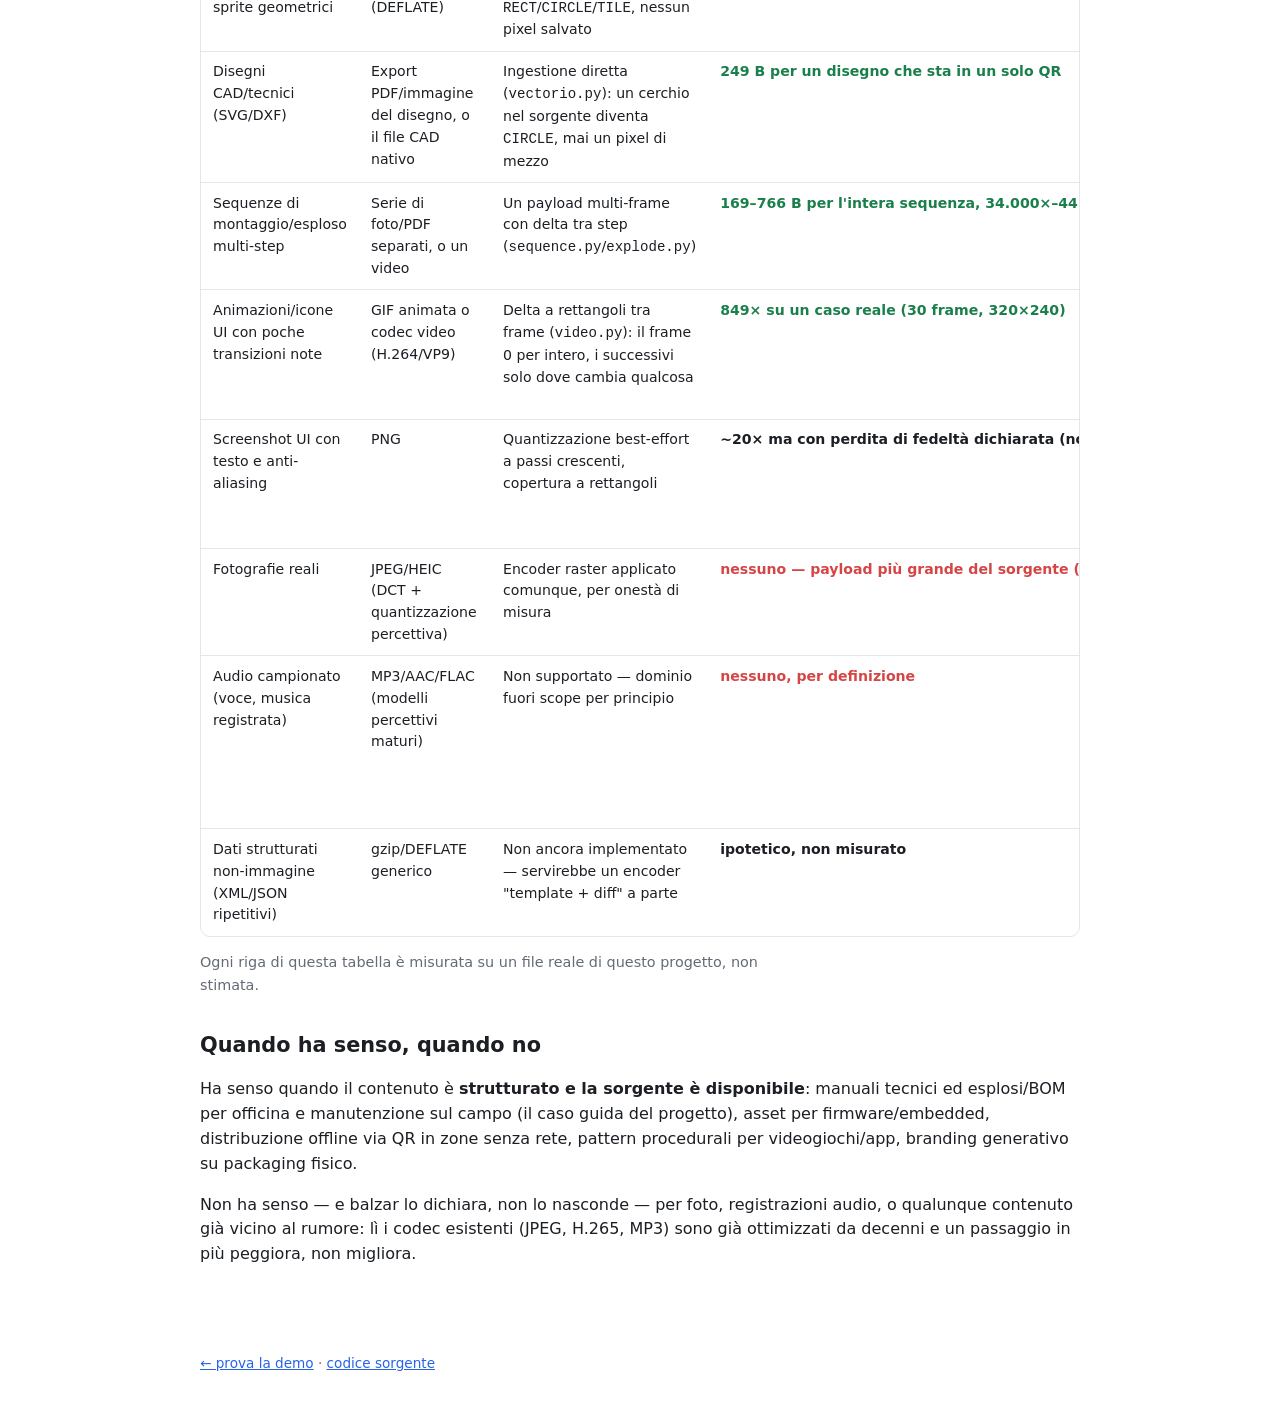
<file: come-funziona.html>
<!doctype html>
<html lang="it">
<head>
<meta charset="utf-8">
<meta name="viewport" content="width=device-width, initial-scale=1">
<title>Come funziona balzar</title>
<link rel="stylesheet" href="style.css">
</head>
<body>
  <header>
    <h1>balzar</h1>
    <p class="tagline">Non è un compressore: è un <em>generatore</em>. Un contenuto non viene
      memorizzato, viene <strong>rigenerato deterministicamente</strong> da una descrizione minima —
      un seme più un programma di poche istruzioni.</p>
    <p class="nav-links">← <a href="landing.html">torna alla home</a> · <a href="index.html">torna alla demo</a></p>
  </header>

  <main>

    <section class="card">
      <h2>L'idea in breve</h2>
      <p>Un file tradizionale — PNG, ZIP, MP4 — contiene i dati già pronti, solo ricodificati in
        modo più compatto: uno stream di byte che un decoder riespande in un altro stream di byte
        molto simile all'originale. <strong>balzar non fa questo.</strong> Il payload che genera
        (<code>.bzp</code>) non contiene un solo pixel: contiene una lista di istruzioni —
        <code>CIRCLE cx=170 cy=150 r=110</code>, <code>TEXT x=90 y=400 text="B-4471-A"</code> — che,
        eseguite da un interprete deterministico, <em>producono</em> l'immagine. È la differenza tra
        un file audio compresso e uno spartito: lo spartito non contiene il suono, contiene le
        istruzioni per produrlo ogni volta che qualcuno lo suona.</p>
    </section>

    <section class="card">
      <h2>Come funziona tecnicamente</h2>
      <ol class="steps">
        <li><strong>Input minimo</strong> — un seme più un programma di regole (poche centinaia di
          byte), scritto a mano o generato da un encoder automatico a partire da un'immagine, un
          disegno vettoriale (SVG/DXF) o una sequenza di file.</li>
        <li><strong>Interprete deterministico</strong> (<code>balzar/interpreter.py</code>) — esegue
          il programma passo per passo: nessun numero casuale "vero" (PRNG proprio, seed esplicito),
          nessuna dipendenza da libreria esterna per la parte che conta.</li>
        <li><strong>Applicazione delle regole</strong> (<code>balzar/ops.py</code>) — trasformazioni
          geometriche (rotazioni, specchi, scalatura), operazioni strutturali (copia, tiling), e
          primitive generative (rettangoli, cerchi, linee, testo, rumore, frattali).</li>
        <li><strong>Output completo</strong> — l'immagine o la sequenza di frame finale, identica
          bit per bit ogni volta che lo stesso payload viene rieseguito, su qualunque piattaforma.</li>
      </ol>
      <p class="honesty">Per aprire un payload serve balzar (l'interprete) — non è diverso dal
        bisogno di un lettore PDF per un PDF. Non è un meccanismo di segretezza: il formato è
        documentato, chiunque può scrivere un decoder compatibile.</p>
    </section>

    <section class="card">
      <h2>Il limite onesto: complessità di Kolmogorov</h2>
      <p>Il principio ha un nome preciso e un limite altrettanto preciso. Contenuto
        <strong>strutturato</strong> — un'icona, uno schema tecnico, un pattern ripetuto, un
        frattale — si descrive con poche istruzioni: il guadagno è di ordini di grandezza.
        Contenuto <strong>casuale o fotografico</strong> non ha una descrizione più corta dei suoi
        stessi pixel: nessun algoritmo, balzar incluso, può comprimerlo davvero. Quando succede,
        l'encoder lo dichiara nel risultato invece di fingere un guadagno che non esiste — è un
        requisito di prodotto, non un dettaglio tecnico.</p>
    </section>

    <section class="card">
      <h2>Confronto con i sistemi di compressione tradizionali</h2>
      <p>Non è un confronto tra "chi comprime di più" in astratto: sistemi diversi sono ottimizzati
        per contenuti diversi. La tabella mostra, per ogni tipo di contenuto, cosa userebbe oggi la
        maggior parte delle persone, cosa fa balzar al suo posto, e se il guadagno è reale — con
        numeri misurati su file di questo stesso progetto, non stime.</p>

      <div class="legend">
        <span><span class="dot good"></span>guadagno grande (ordini di grandezza)</span>
        <span><span class="dot partial"></span>guadagno modesto o parziale</span>
        <span><span class="dot bad"></span>nessun guadagno (dichiarato onestamente)</span>
      </div>

      <div class="table-scroll">
        <table class="compare">
          <thead>
            <tr>
              <th>Tipo di contenuto</th>
              <th>Sistema tradizionale</th>
              <th>Cosa fa balzar</th>
              <th>Guadagno misurato</th>
              <th>Applicazione tipica</th>
            </tr>
          </thead>
          <tbody>
            <tr>
              <td>Icone, pattern, sprite geometrici</td>
              <td>PNG/GIF (DEFLATE)</td>
              <td>Ridisegna con <code>RECT</code>/<code>CIRCLE</code>/<code>TILE</code>, nessun pixel salvato</td>
              <td class="gain-cell gain-high">~11.400× (276 B → 1024×1024)</td>
              <td>Sprite/icone per firmware ed embedded</td>
            </tr>
            <tr>
              <td>Disegni CAD/tecnici (SVG/DXF)</td>
              <td>Export PDF/immagine del disegno, o il file CAD nativo</td>
              <td>Ingestione diretta (<code>vectorio.py</code>): un cerchio nel sorgente diventa <code>CIRCLE</code>, mai un pixel di mezzo</td>
              <td class="gain-cell gain-high">249 B per un disegno che sta in un solo QR</td>
              <td>Manuali ricambi/BOM offline in officina</td>
            </tr>
            <tr>
              <td>Sequenze di montaggio/esploso multi-step</td>
              <td>Serie di foto/PDF separati, o un video</td>
              <td>Un payload multi-frame con delta tra step (<code>sequence.py</code>/<code>explode.py</code>)</td>
              <td class="gain-cell gain-high">169–766 B per l'intera sequenza, 34.000×–44.000×</td>
              <td>Formazione tecnica, manutenzione sul campo</td>
            </tr>
            <tr>
              <td>Animazioni/icone UI con poche transizioni note</td>
              <td>GIF animata o codec video (H.264/VP9)</td>
              <td>Delta a rettangoli tra frame (<code>video.py</code>): il frame 0 per intero, i successivi solo dove cambia qualcosa</td>
              <td class="gain-cell gain-high">849× su un caso reale (30 frame, 320×240)</td>
              <td>Boot animation, stati UI su pannelli embedded</td>
            </tr>
            <tr>
              <td>Screenshot UI con testo e anti-aliasing</td>
              <td>PNG</td>
              <td>Quantizzazione best-effort a passi crescenti, copertura a rettangoli</td>
              <td class="gain-cell gain-partial">~20× ma con perdita di fedeltà dichiarata (non lossless)</td>
              <td>Solo se non esiste una sorgente vettoriale dell'interfaccia</td>
            </tr>
            <tr>
              <td>Fotografie reali</td>
              <td>JPEG/HEIC (DCT + quantizzazione percettiva)</td>
              <td>Encoder raster applicato comunque, per onestà di misura</td>
              <td class="gain-cell gain-none">nessuno — payload più grande del sorgente (0,7×)</td>
              <td>Nessuna: JPEG resta la scelta giusta</td>
            </tr>
            <tr>
              <td>Audio campionato (voce, musica registrata)</td>
              <td>MP3/AAC/FLAC (modelli percettivi maturi)</td>
              <td>Non supportato — dominio fuori scope per principio</td>
              <td class="gain-cell gain-none">nessuno, per definizione</td>
              <td>Nessuna (una notazione simbolica MIDI sarebbe un dominio diverso, non implementato)</td>
            </tr>
            <tr>
              <td>Dati strutturati non-immagine (XML/JSON ripetitivi)</td>
              <td>gzip/DEFLATE generico</td>
              <td>Non ancora implementato — servirebbe un encoder "template + diff" a parte</td>
              <td class="gain-cell gain-partial">ipotetico, non misurato</td>
              <td>Roadmap futura, nessun lavoro iniziato</td>
            </tr>
          </tbody>
        </table>
      </div>
      <p class="honesty">Ogni riga di questa tabella è misurata su un file reale di questo
        progetto, non stimata.</p>
    </section>

    <section class="card">
      <h2>Quando ha senso, quando no</h2>
      <p>Ha senso quando il contenuto è <strong>strutturato e la sorgente è disponibile</strong>:
        manuali tecnici ed esplosi/BOM per officina e manutenzione sul campo (il caso guida del
        progetto), asset per firmware/embedded, distribuzione offline via QR in zone senza rete,
        pattern procedurali per videogiochi/app, branding generativo su packaging fisico.</p>
      <p>Non ha senso — e balzar lo dichiara, non lo nasconde — per foto, registrazioni audio, o
        qualunque contenuto già vicino al rumore: lì i codec esistenti (JPEG, H.265, MP3) sono già
        ottimizzati da decenni e un passaggio in più peggiora, non migliora.</p>
    </section>

  </main>

  <footer>
    <p><a href="index.html">← prova la demo</a> ·
      <a href="https://github.com/ciao-madesign/balzar" target="_blank" rel="noopener">codice sorgente</a></p>
  </footer>
</body>
</html>
</file>
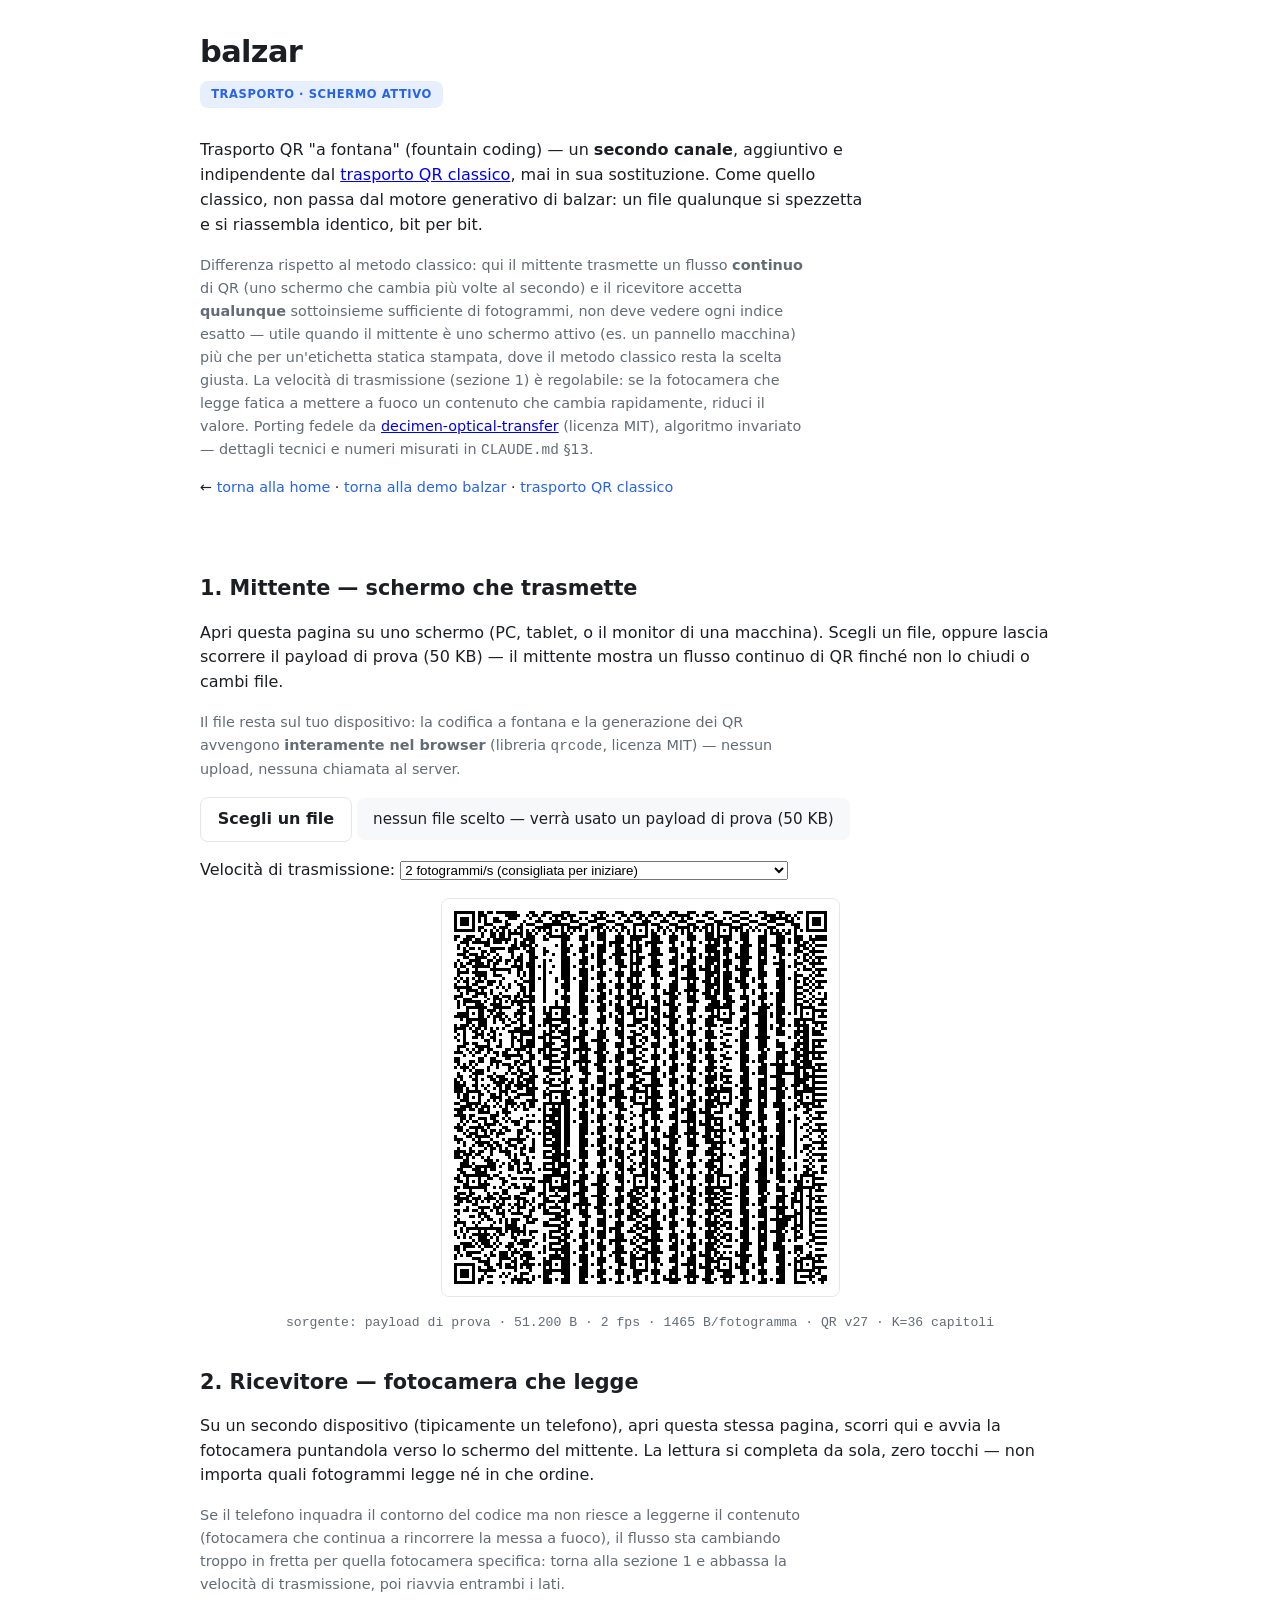
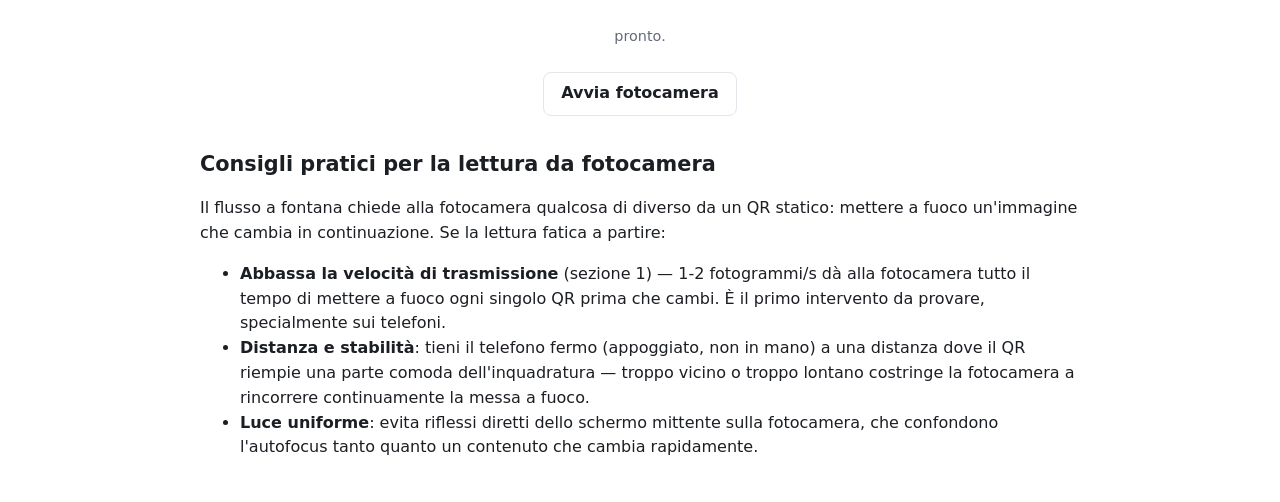
<file: fountain-qr.html>
<!doctype html>
<html lang="it">
<head>
<meta charset="utf-8">
<meta name="viewport" content="width=device-width, initial-scale=1">
<title>Trasporto a fontana — balzar</title>
<link rel="stylesheet" href="style.css">
<script src="qrcode.min.js"></script>
<script src="jsQR.min.js"></script>
<script src="fountain-protocol.js"></script>
</head>
<body>
  <header>
    <h1>balzar</h1>
    <span class="purpose">Trasporto · schermo attivo</span>
    <p class="tagline">Trasporto QR "a fontana" (fountain coding) — un <strong>secondo canale</strong>,
      aggiuntivo e indipendente dal <a href="trasporto-qr.html">trasporto QR classico</a>, mai in sua
      sostituzione. Come quello classico, non passa dal motore generativo di balzar: un file
      qualunque si spezzetta e si riassembla identico, bit per bit.</p>
    <p class="honesty">Differenza rispetto al metodo classico: qui il mittente trasmette un flusso
      <strong>continuo</strong> di QR (uno schermo che cambia più volte al secondo) e il ricevitore
      accetta <strong>qualunque</strong> sottoinsieme sufficiente di fotogrammi, non deve vedere ogni
      indice esatto — utile quando il mittente è uno schermo attivo (es. un pannello macchina) più che
      per un'etichetta statica stampata, dove il metodo classico resta la scelta giusta. La velocità di
      trasmissione (sezione 1) è regolabile: se la fotocamera che legge fatica a mettere a fuoco un
      contenuto che cambia rapidamente, riduci il valore. Porting fedele da
      <a href="https://github.com/bashalarmistalt/decimen-optical-transfer" target="_blank" rel="noopener">decimen-optical-transfer</a>
      (licenza MIT), algoritmo invariato — dettagli tecnici e numeri misurati in
      <code>CLAUDE.md</code> §13.</p>
    <p class="nav-links">← <a href="landing.html">torna alla home</a> ·
      <a href="index.html">torna alla demo balzar</a> ·
      <a href="trasporto-qr.html">trasporto QR classico</a></p>
  </header>

  <main>

    <section class="card">
      <h2>1. Mittente — schermo che trasmette</h2>
      <p>Apri questa pagina su uno schermo (PC, tablet, o il monitor di una macchina). Scegli un file,
        oppure lascia scorrere il payload di prova (50 KB) — il mittente mostra un flusso continuo di
        QR finché non lo chiudi o cambi file.</p>
      <p class="honesty">Il file resta sul tuo dispositivo: la codifica a fontana e la generazione dei
        QR avvengono <strong>interamente nel browser</strong> (libreria <code>qrcode</code>, licenza
        MIT) — nessun upload, nessuna chiamata al server.</p>
      <p>
        <input type="file" id="send-file-input" hidden>
        <button id="send-browse-btn" type="button">Scegli un file</button>
        <span id="send-file-label" class="status">nessun file scelto — verrà usato un payload di
          prova (50 KB)</span>
      </p>
      <p>
        <label for="send-fps">Velocità di trasmissione:
          <select id="send-fps">
            <option value="1">1 fotogramma/s (più lenta, più affidabile da fotocamera)</option>
            <option value="2" selected>2 fotogrammi/s (consigliata per iniziare)</option>
            <option value="4">4 fotogrammi/s</option>
            <option value="10">10 fotogrammi/s</option>
            <option value="20">20 fotogrammi/s (più veloce, richiede una fotocamera reattiva)</option>
          </select>
        </label>
      </p>
      <div class="fountain-canvas-wrap"><canvas id="send-canvas"></canvas></div>
      <p id="send-specs" class="fountain-specs">in attesa di un file...</p>
    </section>

    <section class="card">
      <h2>2. Ricevitore — fotocamera che legge</h2>
      <p>Su un secondo dispositivo (tipicamente un telefono), apri questa stessa pagina, scorri qui e
        avvia la fotocamera puntandola verso lo schermo del mittente. La lettura si completa da sola,
        zero tocchi — non importa quali fotogrammi legge né in che ordine.</p>
      <p class="honesty">Se il telefono inquadra il contorno del codice ma non riesce a leggerne il
        contenuto (fotocamera che continua a rincorrere la messa a fuoco), il flusso sta cambiando
        troppo in fretta per quella fotocamera specifica: torna alla sezione 1 e abbassa la velocità
        di trasmissione, poi riavvia entrambi i lati.</p>
      <section class="camera-view">
        <video id="recv-video" autoplay muted playsinline hidden></video>
        <div id="recv-bar-bg" class="fountain-bar-bg" hidden><div id="recv-bar" class="fountain-bar"></div></div>
        <p id="recv-status" class="camera-progress">pronto.</p>
        <button id="recv-start-btn" type="button">Avvia fotocamera</button>
        <button id="recv-stop-btn" type="button" hidden>Ferma fotocamera</button>
        <button id="recv-reset-btn" type="button" hidden>Ricomincia lettura</button>
      </section>
      <div id="recv-result" class="fountain-result"></div>
    </section>

    <section class="card">
      <h2>Consigli pratici per la lettura da fotocamera</h2>
      <p>Il flusso a fontana chiede alla fotocamera qualcosa di diverso da un QR statico: mettere a
        fuoco un'immagine che cambia in continuazione. Se la lettura fatica a partire:</p>
      <ul>
        <li><strong>Abbassa la velocità di trasmissione</strong> (sezione 1) — 1-2 fotogrammi/s dà
          alla fotocamera tutto il tempo di mettere a fuoco ogni singolo QR prima che cambi. È il primo
          intervento da provare, specialmente sui telefoni.</li>
        <li><strong>Distanza e stabilità</strong>: tieni il telefono fermo (appoggiato, non in mano) a
          una distanza dove il QR riempie una parte comoda dell'inquadratura — troppo vicino o troppo
          lontano costringe la fotocamera a rincorrere continuamente la messa a fuoco.</li>
        <li><strong>Luce uniforme</strong>: evita riflessi diretti dello schermo mittente sulla
          fotocamera, che confondono l'autofocus tanto quanto un contenuto che cambia rapidamente.</li>
      </ul>
    </section>

  </main>

  <script src="fountain-qr.js"></script>
</body>
</html>
</file>
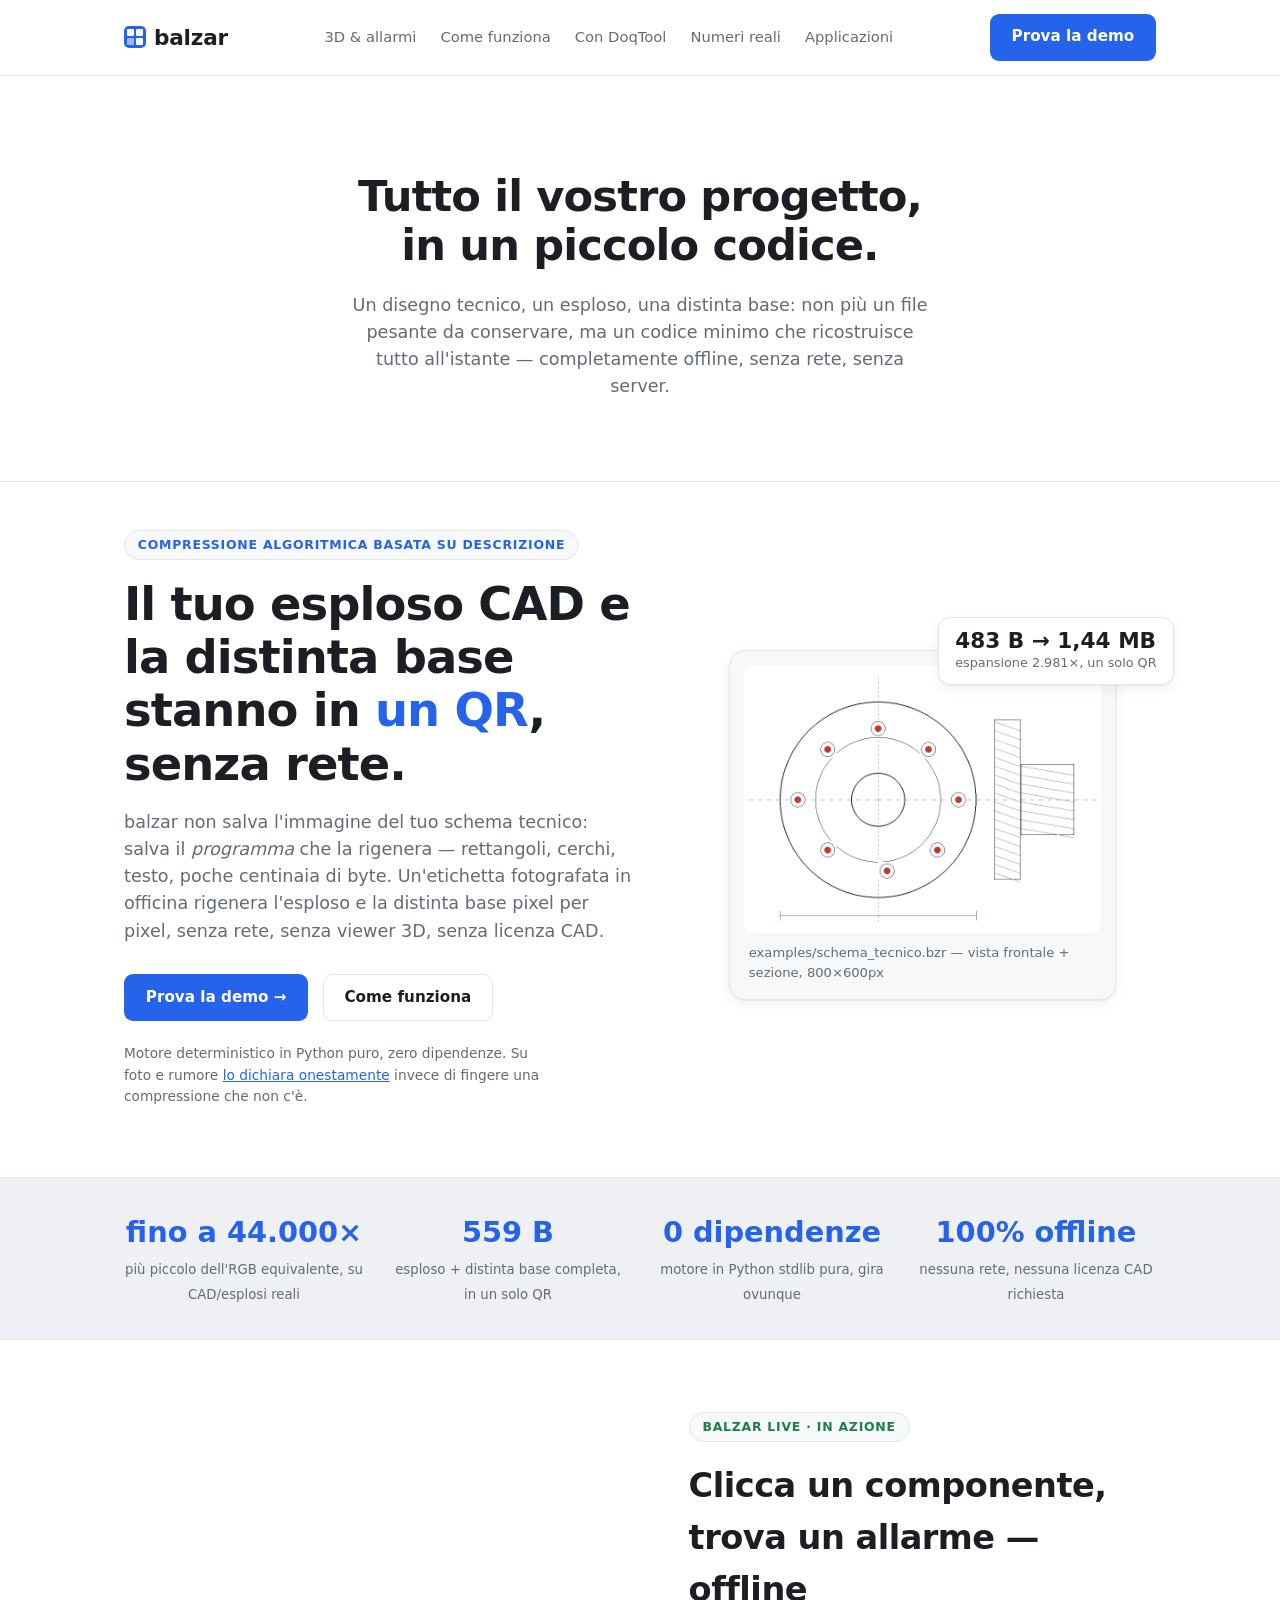
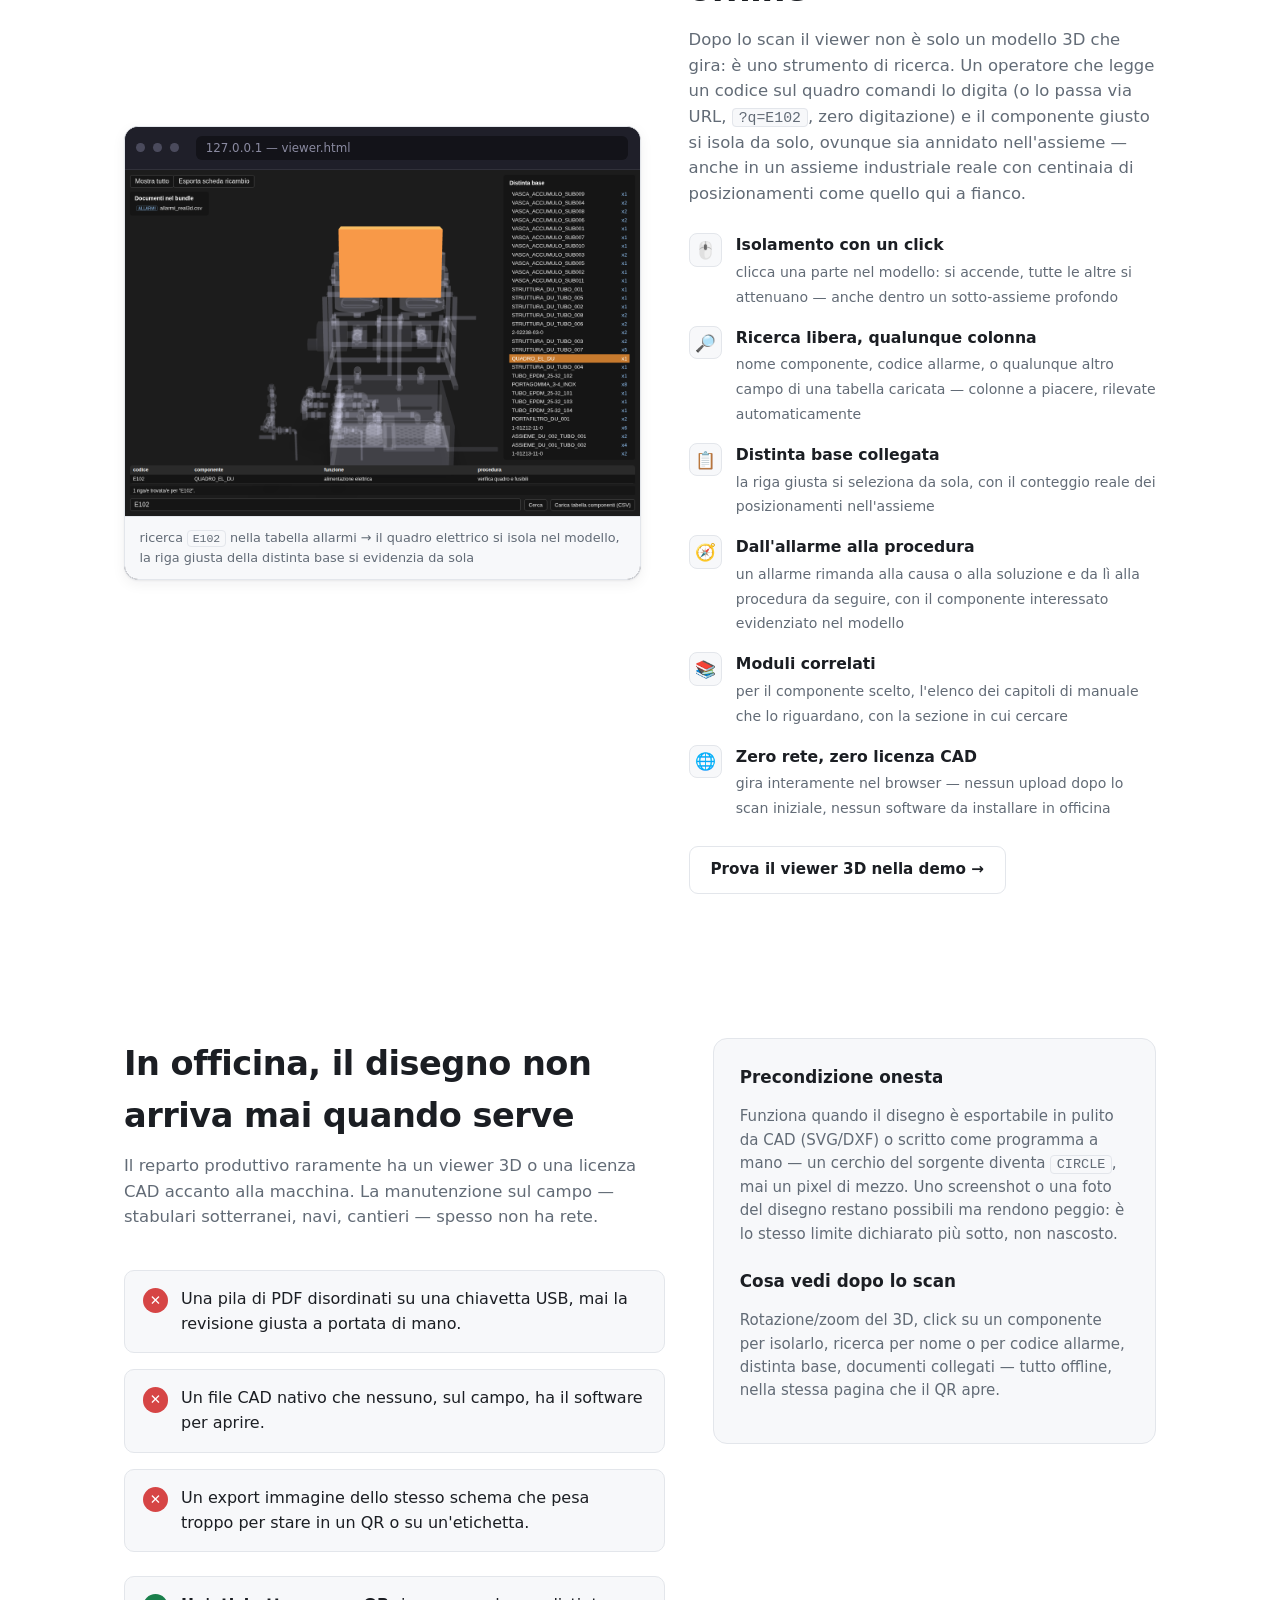
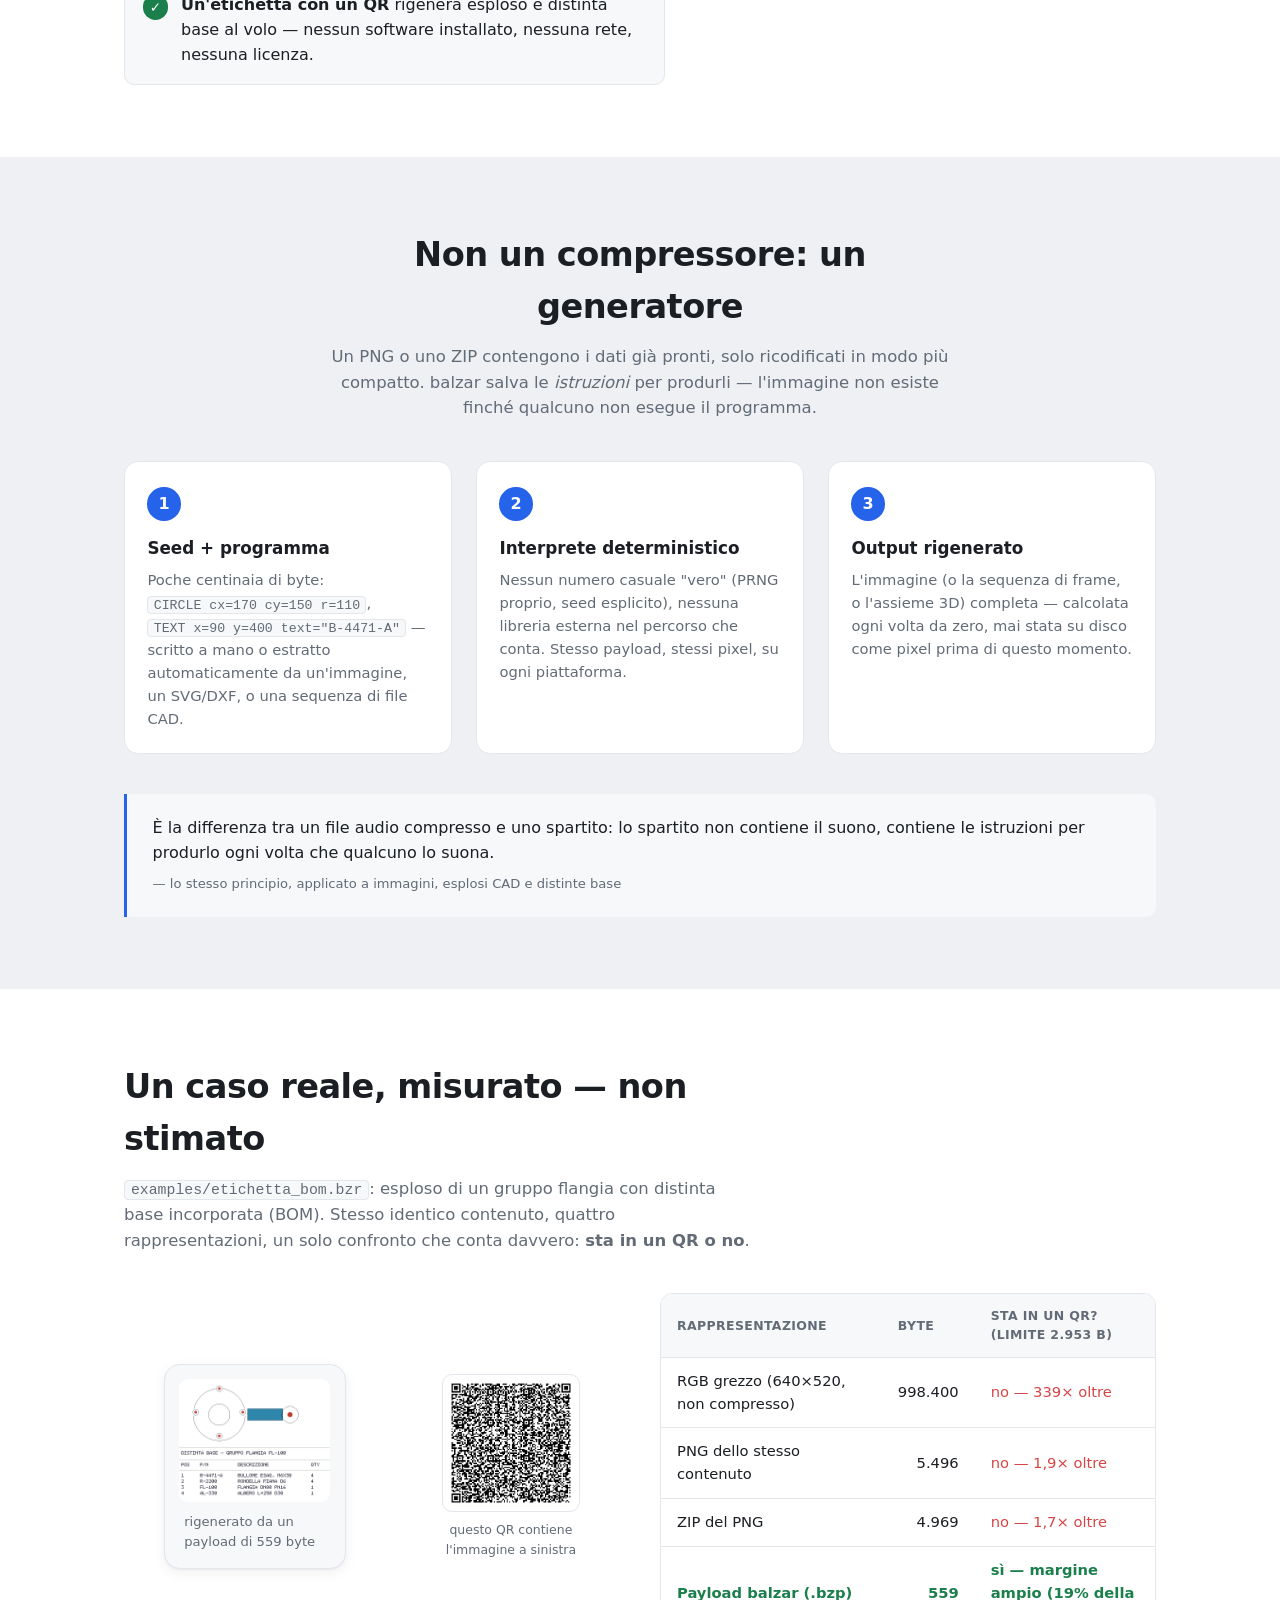
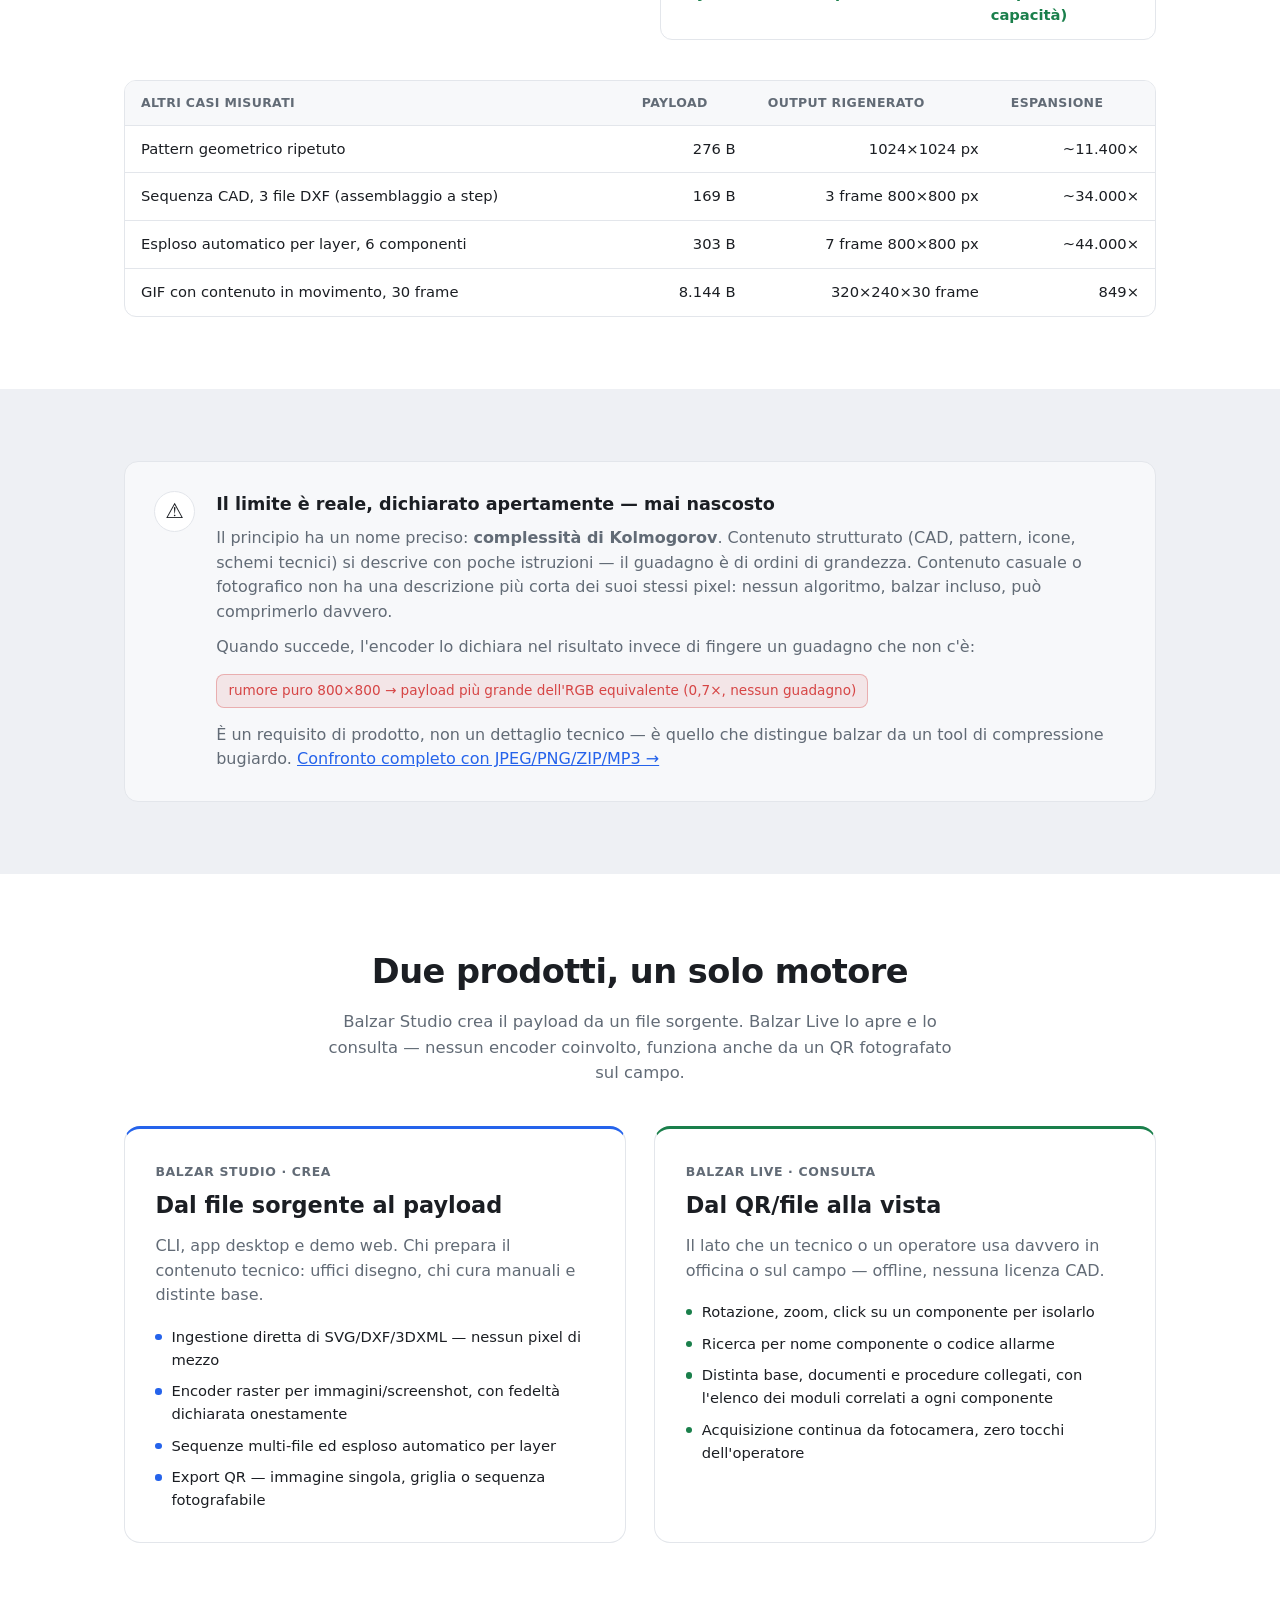
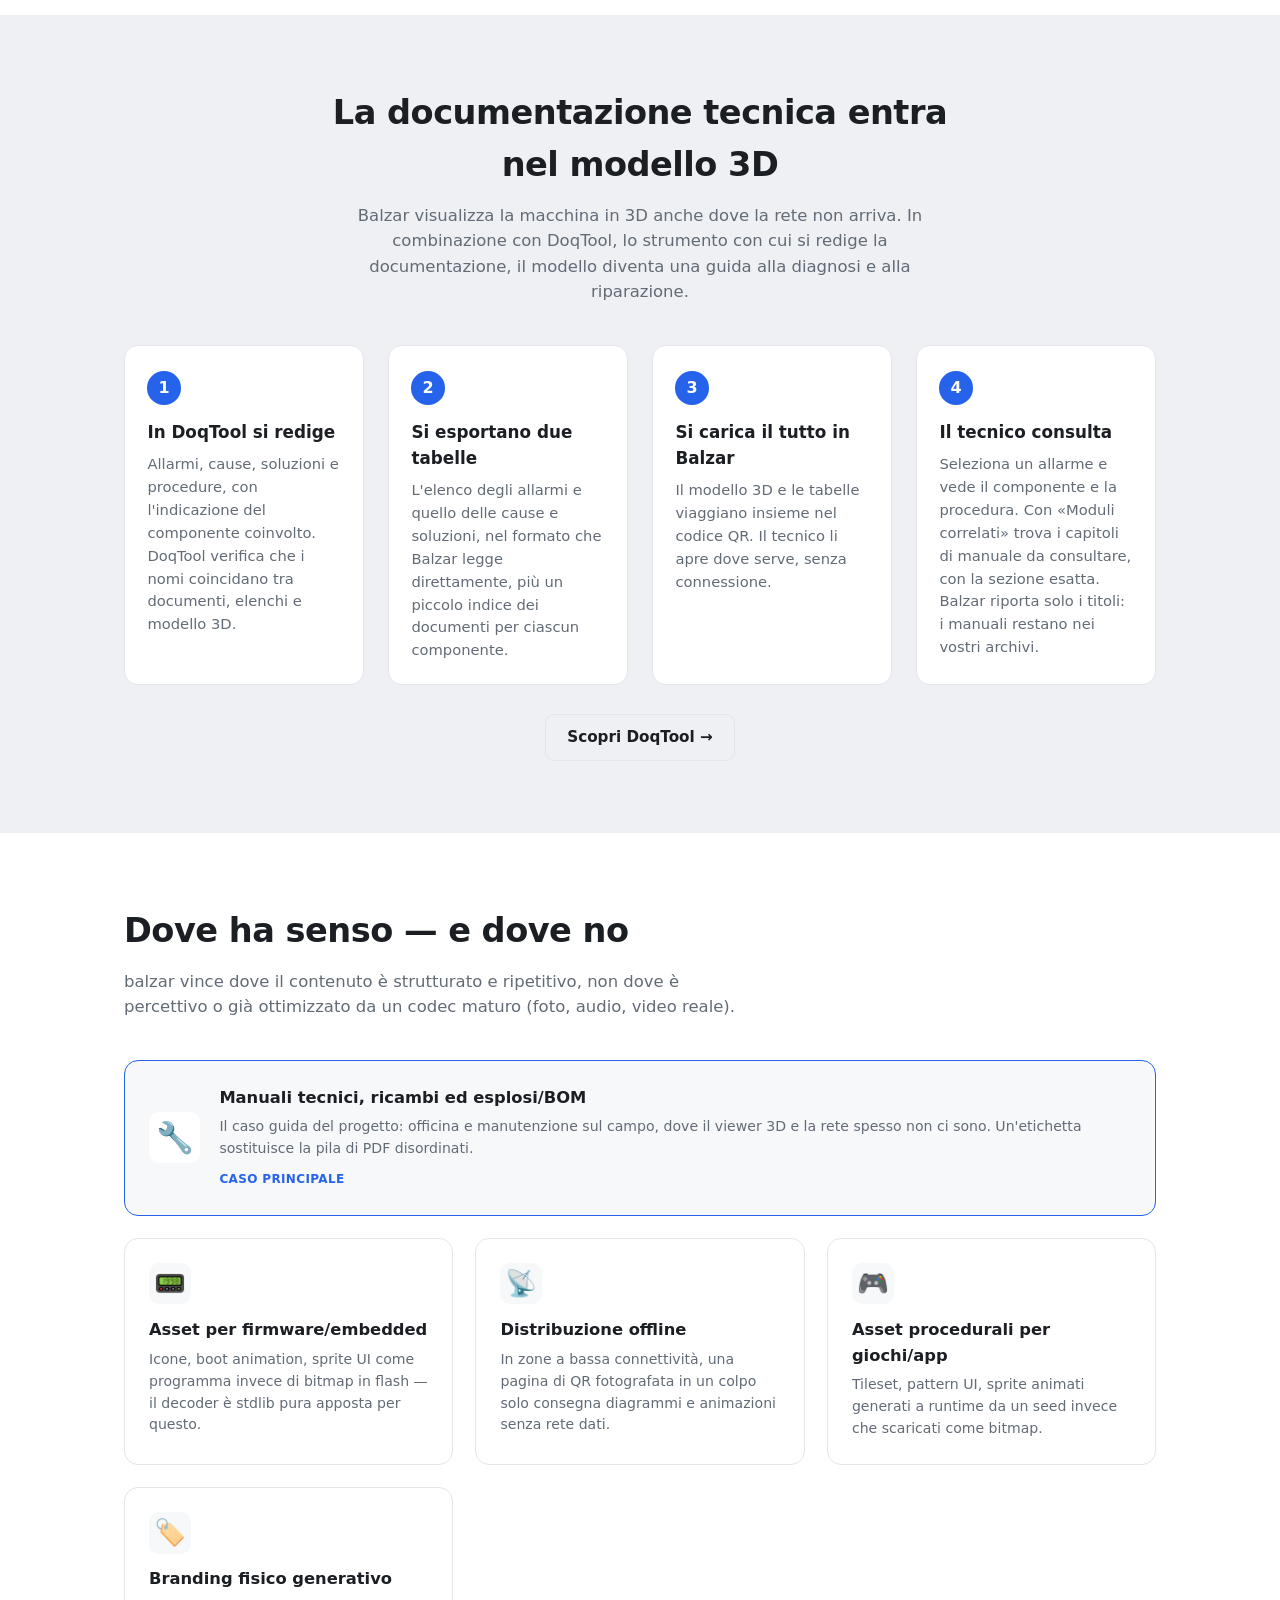
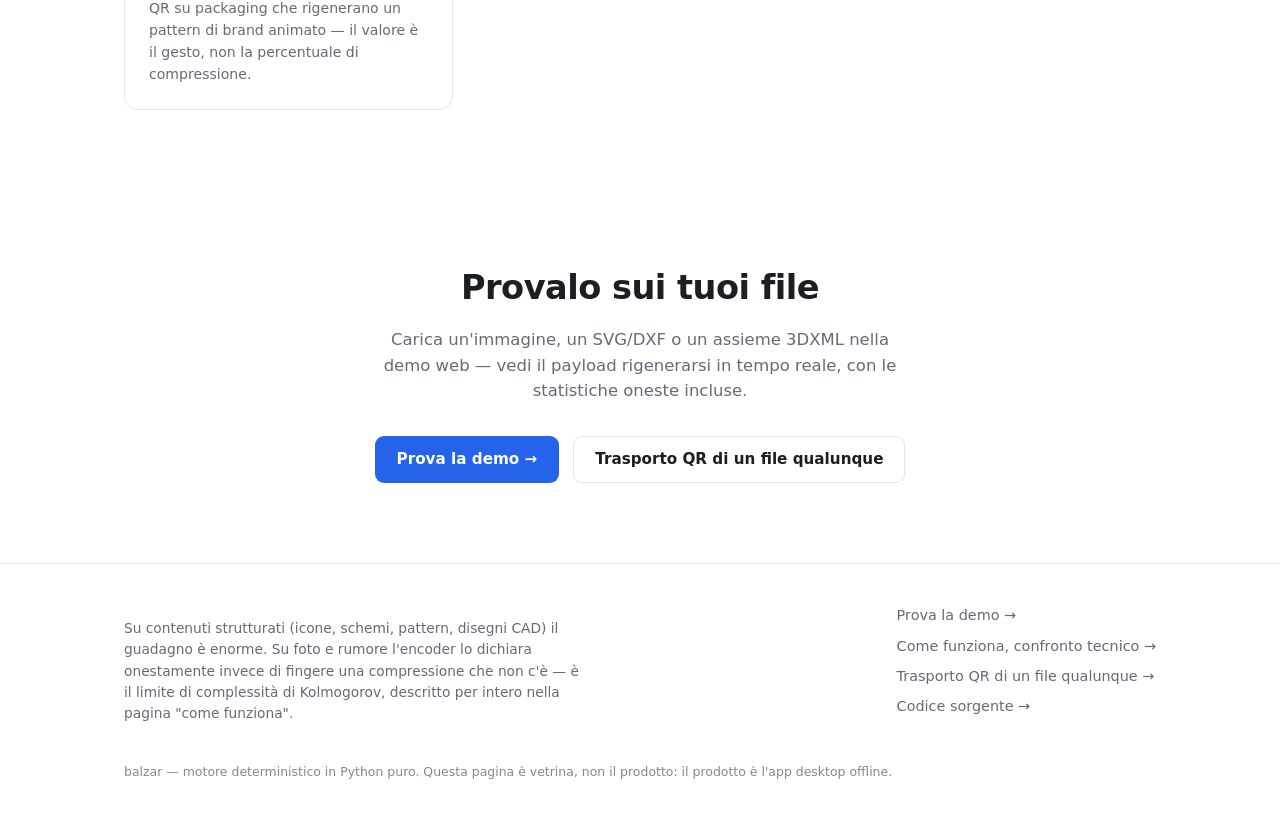
<file: landing.html>
<!doctype html>
<html lang="it">
<head>
<meta charset="utf-8">
<meta name="viewport" content="width=device-width, initial-scale=1">
<title>balzar — l'esploso CAD e la distinta base stanno in un QR</title>
<meta name="description" content="balzar non comprime immagini: le rigenera da un programma di poche istruzioni. Un esploso CAD con distinta base entra in un singolo QR, offline, senza licenza CAD. Su foto e rumore lo dichiara onestamente: nessun guadagno.">
<meta property="og:type" content="website">
<meta property="og:title" content="balzar — l'esploso CAD e la distinta base stanno in un QR">
<meta property="og:description" content="Non un compressore: un generatore. Un contenuto strutturato (CAD, schemi, pattern) si rigenera da un payload di poche centinaia di byte, deterministico, offline.">
<meta property="og:url" content="https://balzar-eight.vercel.app/landing.html">
<meta property="og:image" content="https://balzar-eight.vercel.app/landing-img/schema-tecnico.png">
<meta name="twitter:card" content="summary_large_image">
<link rel="icon" href="data:image/svg+xml,%3Csvg xmlns='http://www.w3.org/2000/svg' viewBox='0 0 24 24'%3E%3Crect width='24' height='24' rx='6' fill='%232563eb'/%3E%3Crect x='4' y='4' width='7' height='7' rx='1' fill='white'/%3E%3Crect x='13' y='4' width='7' height='7' rx='1' fill='white' fill-opacity='.55'/%3E%3Crect x='4' y='13' width='7' height='7' rx='1' fill='white' fill-opacity='.55'/%3E%3Crect x='13' y='13' width='7' height='7' rx='1' fill='white'/%3E%3C/svg%3E">
<link rel="stylesheet" href="landing.css">
</head>
<body>

  <nav class="site-nav">
    <div class="wrap">
      <a class="brand" href="landing.html">
        <span class="brand-mark" aria-hidden="true"><span></span><span></span><span></span><span></span></span>
        balzar
      </a>
      <div class="nav-links-inline">
        <a href="#balzar-live">3D &amp; allarmi</a>
        <a href="#come-funziona">Come funziona</a>
        <a href="#doqtool">Con DoqTool</a>
        <a href="#prove">Numeri reali</a>
        <a href="#applicazioni">Applicazioni</a>
      </div>
      <a class="btn btn-primary" href="index.html">Prova la demo</a>
    </div>
  </nav>

  <main>

    <!-- ================= INTRO ================= -->
    <section class="intro">
      <div class="wrap intro-wrap">
        <h1>Tutto il vostro progetto, in un piccolo codice.</h1>
        <p class="intro-sub">Un disegno tecnico, un esploso, una distinta base: non più un file
          pesante da conservare, ma un codice minimo che ricostruisce tutto all'istante —
          completamente offline, senza rete, senza server.</p>
      </div>
    </section>

    <!-- ================= HERO ================= -->
    <section class="hero">
      <div class="wrap">
        <div class="hero-copy">
          <span class="eyebrow">Compressione algoritmica basata su descrizione</span>
          <h2 class="hero-title">Il tuo esploso CAD e la distinta base stanno in <em>un QR</em>, senza rete.</h2>
          <p class="hero-sub">balzar non salva l'immagine del tuo schema tecnico: salva il
            <em>programma</em> che la rigenera — rettangoli, cerchi, testo, poche centinaia di byte.
            Un'etichetta fotografata in officina rigenera l'esploso e la distinta base pixel per
            pixel, senza rete, senza viewer 3D, senza licenza CAD.</p>
          <div class="cta-row">
            <a class="btn btn-primary" href="index.html">Prova la demo →</a>
            <a class="btn btn-secondary" href="#come-funziona">Come funziona</a>
          </div>
          <p class="hero-note">Motore deterministico in Python puro, zero dipendenze. Su foto e
            rumore <a href="#onesta">lo dichiara onestamente</a> invece di fingere una compressione
            che non c'è.</p>
        </div>
        <div class="hero-visual">
          <figure class="device-card">
            <img src="landing-img/schema-tecnico.png" width="800" height="600" alt="Schema tecnico di una flangia con viste frontale e in sezione, rigenerato da balzar da un payload di 483 byte">
            <figcaption>examples/schema_tecnico.bzr — vista frontale + sezione, 800×600px</figcaption>
          </figure>
          <div class="stat-badge">
            <strong>483 B → 1,44 MB</strong>
            espansione 2.981×, un solo QR
          </div>
        </div>
      </div>
    </section>

    <!-- ================= STAT STRIP ================= -->
    <section class="stat-strip">
      <div class="wrap">
        <div class="stat"><strong>fino a 44.000×</strong><span>più piccolo dell'RGB equivalente, su CAD/esplosi reali</span></div>
        <div class="stat"><strong>559 B</strong><span>esploso + distinta base completa, in un solo QR</span></div>
        <div class="stat"><strong>0 dipendenze</strong><span>motore in Python stdlib pura, gira ovunque</span></div>
        <div class="stat"><strong>100% offline</strong><span>nessuna rete, nessuna licenza CAD richiesta</span></div>
      </div>
    </section>

    <!-- ================= BALZAR LIVE: 3D + ALLARMI ================= -->
    <section class="block feature-3d" id="balzar-live">
      <div class="wrap">
        <div class="browser-frame">
          <div class="browser-chrome">
            <span class="dot" aria-hidden="true"></span>
            <span class="dot" aria-hidden="true"></span>
            <span class="dot" aria-hidden="true"></span>
            <span class="url">127.0.0.1 — viewer.html</span>
          </div>
          <img src="landing-img/viewer-3d-search.png" width="1280" height="860" alt="Viewer 3D di balzar su un assieme industriale reale (skid con vasche di accumulo e riscaldo, oltre 500 posizionamenti): dopo una ricerca per codice allarme E102, il quadro elettrico si evidenzia in arancione nel modello e la riga corrispondente si seleziona da sola nella distinta base a destra. Sotto, la tabella dei risultati con codice, componente, funzione e procedura.">
          <figcaption>ricerca <code>E102</code> nella tabella allarmi → il quadro elettrico si
            isola nel modello, la riga giusta della distinta base si evidenzia da sola</figcaption>
        </div>
        <div>
          <span class="eyebrow live">Balzar Live · in azione</span>
          <h2>Clicca un componente, trova un allarme — offline</h2>
          <p class="section-lede">Dopo lo scan il viewer non è solo un modello 3D che gira: è uno
            strumento di ricerca. Un operatore che legge un codice sul quadro comandi lo digita (o
            lo passa via URL, <code>?q=E102</code>, zero digitazione) e il componente giusto si
            isola da solo, ovunque sia annidato nell'assieme — anche in un assieme industriale reale
            con centinaia di posizionamenti come quello qui a fianco.</p>
          <ul class="feature-list">
            <li>
              <span class="ficon" aria-hidden="true">🖱️</span>
              <div><strong>Isolamento con un click</strong><span>clicca una parte nel modello: si
                accende, tutte le altre si attenuano — anche dentro un sotto-assieme profondo</span></div>
            </li>
            <li>
              <span class="ficon" aria-hidden="true">🔎</span>
              <div><strong>Ricerca libera, qualunque colonna</strong><span>nome componente, codice
                allarme, o qualunque altro campo di una tabella caricata — colonne a piacere, rilevate
                automaticamente</span></div>
            </li>
            <li>
              <span class="ficon" aria-hidden="true">📋</span>
              <div><strong>Distinta base collegata</strong><span>la riga giusta si seleziona da
                sola, con il conteggio reale dei posizionamenti nell'assieme</span></div>
            </li>
            <li>
              <span class="ficon" aria-hidden="true">🧭</span>
              <div><strong>Dall'allarme alla procedura</strong><span>un allarme rimanda alla causa o
                alla soluzione e da lì alla procedura da seguire, con il componente interessato
                evidenziato nel modello</span></div>
            </li>
            <li>
              <span class="ficon" aria-hidden="true">📚</span>
              <div><strong>Moduli correlati</strong><span>per il componente scelto, l'elenco dei
                capitoli di manuale che lo riguardano, con la sezione in cui cercare</span></div>
            </li>
            <li>
              <span class="ficon" aria-hidden="true">🌐</span>
              <div><strong>Zero rete, zero licenza CAD</strong><span>gira interamente nel browser —
                nessun upload dopo lo scan iniziale, nessun software da installare in officina</span></div>
            </li>
          </ul>
          <div class="cta-row" style="margin-top:1.6rem">
            <a class="btn btn-secondary" href="index.html">Prova il viewer 3D nella demo →</a>
          </div>
        </div>
      </div>
    </section>

    <!-- ================= PROBLEMA ================= -->
    <section class="block">
      <div class="wrap">
        <div class="problem-grid">
          <div>
            <div class="section-head">
              <h2>In officina, il disegno non arriva mai quando serve</h2>
              <p class="section-lede">Il reparto produttivo raramente ha un viewer 3D o una
                licenza CAD accanto alla macchina. La manutenzione sul campo — stabulari
                sotterranei, navi, cantieri — spesso non ha rete.</p>
            </div>
            <ul class="problem-list">
              <li><span class="mark">✕</span><div>Una pila di PDF disordinati su una chiavetta USB, mai la revisione giusta a portata di mano.</div></li>
              <li><span class="mark">✕</span><div>Un file CAD nativo che nessuno, sul campo, ha il software per aprire.</div></li>
              <li><span class="mark">✕</span><div>Un export immagine dello stesso schema che pesa troppo per stare in un QR o su un'etichetta.</div></li>
            </ul>
            <ul class="problem-list solution">
              <li><span class="mark">✓</span><div><strong>Un'etichetta con un QR</strong> rigenera esploso e distinta base al volo — nessun software installato, nessuna rete, nessuna licenza.</div></li>
            </ul>
          </div>
          <div class="problem-side">
            <h3>Precondizione onesta</h3>
            <p>Funziona quando il disegno è esportabile in pulito da CAD (SVG/DXF) o scritto come
              programma a mano — un cerchio del sorgente diventa <code>CIRCLE</code>, mai un pixel
              di mezzo. Uno screenshot o una foto del disegno restano possibili ma rendono peggio:
              è lo stesso limite dichiarato più sotto, non nascosto.</p>
            <h3 style="margin-top:1.4rem">Cosa vedi dopo lo scan</h3>
            <p>Rotazione/zoom del 3D, click su un componente per isolarlo, ricerca per nome o per
              codice allarme, distinta base, documenti collegati — tutto offline, nella stessa
              pagina che il QR apre.</p>
          </div>
        </div>
      </div>
    </section>

    <!-- ================= COME FUNZIONA ================= -->
    <section class="block alt" id="come-funziona">
      <div class="wrap">
        <div class="section-head center">
          <h2>Non un compressore: un generatore</h2>
          <p class="section-lede">Un PNG o uno ZIP contengono i dati già pronti, solo ricodificati
            in modo più compatto. balzar salva le <em>istruzioni</em> per produrli — l'immagine
            non esiste finché qualcuno non esegue il programma.</p>
        </div>
        <ol class="steps-flow">
          <li>
            <span class="step-num">1</span>
            <h3>Seed + programma</h3>
            <p>Poche centinaia di byte: <code>CIRCLE cx=170 cy=150 r=110</code>,
              <code>TEXT x=90 y=400 text="B-4471-A"</code> — scritto a mano o estratto
              automaticamente da un'immagine, un SVG/DXF, o una sequenza di file CAD.</p>
          </li>
          <li>
            <span class="step-num">2</span>
            <h3>Interprete deterministico</h3>
            <p>Nessun numero casuale "vero" (PRNG proprio, seed esplicito), nessuna libreria
              esterna nel percorso che conta. Stesso payload, stessi pixel, su ogni piattaforma.</p>
          </li>
          <li>
            <span class="step-num">3</span>
            <h3>Output rigenerato</h3>
            <p>L'immagine (o la sequenza di frame, o l'assieme 3D) completa — calcolata ogni
              volta da zero, mai stata su disco come pixel prima di questo momento.</p>
          </li>
        </ol>
        <blockquote class="quote">
          È la differenza tra un file audio compresso e uno spartito: lo spartito non contiene il
          suono, contiene le istruzioni per produrlo ogni volta che qualcuno lo suona.
          <cite>— lo stesso principio, applicato a immagini, esplosi CAD e distinte base</cite>
        </blockquote>
      </div>
    </section>

    <!-- ================= PROVA / NUMERI ================= -->
    <section class="block" id="prove">
      <div class="wrap">
        <div class="section-head">
          <h2>Un caso reale, misurato — non stimato</h2>
          <p class="section-lede"><code>examples/etichetta_bom.bzr</code>: esploso di un gruppo
            flangia con distinta base incorporata (BOM). Stesso identico contenuto, quattro
            rappresentazioni, un solo confronto che conta davvero: <strong>sta in un QR o no</strong>.</p>
        </div>

        <div class="proof-grid">
          <div class="proof-visual">
            <figure class="device-card">
              <img src="landing-img/etichetta-bom.png" width="640" height="520" alt="Esploso di un gruppo flangia con bulloni, e tabella distinta base con posizione, part number, descrizione e quantità">
              <figcaption>rigenerato da un payload di 559 byte</figcaption>
            </figure>
            <figure class="proof-qr">
              <img src="landing-img/etichetta-bom-qr.png" width="290" height="290" alt="QR code reale che contiene l'intero payload dell'etichetta con esploso e distinta base">
              <figcaption>questo QR contiene<br>l'immagine a sinistra</figcaption>
            </figure>
          </div>

          <div class="table-wrap">
            <table class="compare-table">
              <thead>
                <tr><th>Rappresentazione</th><th class="num">Byte</th><th>Sta in un QR? (limite 2.953 B)</th></tr>
              </thead>
              <tbody>
                <tr><td>RGB grezzo (640×520, non compresso)</td><td class="num">998.400</td><td class="fit-no">no — 339× oltre</td></tr>
                <tr><td>PNG dello stesso contenuto</td><td class="num">5.496</td><td class="fit-no">no — 1,9× oltre</td></tr>
                <tr><td>ZIP del PNG</td><td class="num">4.969</td><td class="fit-no">no — 1,7× oltre</td></tr>
                <tr class="win"><td>Payload balzar (.bzp)</td><td class="num">559</td><td class="fit-yes">sì — margine ampio (19% della capacità)</td></tr>
              </tbody>
            </table>
          </div>
        </div>

        <div class="table-wrap" style="margin-top:1.8rem">
          <table class="compare-table">
            <thead>
              <tr><th>Altri casi misurati</th><th class="num">Payload</th><th class="num">Output rigenerato</th><th class="num">Espansione</th></tr>
            </thead>
            <tbody>
              <tr><td>Pattern geometrico ripetuto</td><td class="num">276 B</td><td class="num">1024×1024 px</td><td class="num">~11.400×</td></tr>
              <tr><td>Sequenza CAD, 3 file DXF (assemblaggio a step)</td><td class="num">169 B</td><td class="num">3 frame 800×800 px</td><td class="num">~34.000×</td></tr>
              <tr><td>Esploso automatico per layer, 6 componenti</td><td class="num">303 B</td><td class="num">7 frame 800×800 px</td><td class="num">~44.000×</td></tr>
              <tr><td>GIF con contenuto in movimento, 30 frame</td><td class="num">8.144 B</td><td class="num">320×240×30 frame</td><td class="num">849×</td></tr>
            </tbody>
          </table>
        </div>
      </div>
    </section>

    <!-- ================= ONESTÀ / KOLMOGOROV ================= -->
    <section class="block alt" id="onesta">
      <div class="wrap">
        <div class="honesty-box">
          <div class="honesty-icon" aria-hidden="true">⚠</div>
          <div>
            <h3>Il limite è reale, dichiarato apertamente — mai nascosto</h3>
            <p>Il principio ha un nome preciso: <strong>complessità di Kolmogorov</strong>.
              Contenuto strutturato (CAD, pattern, icone, schemi tecnici) si descrive con poche
              istruzioni — il guadagno è di ordini di grandezza. Contenuto casuale o fotografico
              non ha una descrizione più corta dei suoi stessi pixel: nessun algoritmo, balzar
              incluso, può comprimerlo davvero.</p>
            <p>Quando succede, l'encoder lo dichiara nel risultato invece di fingere un guadagno
              che non c'è:</p>
            <span class="honesty-example">rumore puro 800×800 → payload più grande dell'RGB equivalente (0,7×, nessun guadagno)</span>
            <p style="margin-top:0.9rem">È un requisito di prodotto, non un dettaglio tecnico — è
              quello che distingue balzar da un tool di compressione bugiardo.
              <a href="come-funziona.html">Confronto completo con JPEG/PNG/ZIP/MP3 →</a></p>
          </div>
        </div>
      </div>
    </section>

    <!-- ================= STUDIO / LIVE ================= -->
    <section class="block">
      <div class="wrap">
        <div class="section-head center">
          <h2>Due prodotti, un solo motore</h2>
          <p class="section-lede">Balzar Studio crea il payload da un file sorgente. Balzar Live lo
            apre e lo consulta — nessun encoder coinvolto, funziona anche da un QR fotografato sul
            campo.</p>
        </div>
        <div class="products-grid">
          <div class="product-card studio">
            <span class="product-kicker">Balzar Studio · crea</span>
            <h3>Dal file sorgente al payload</h3>
            <p class="desc">CLI, app desktop e demo web. Chi prepara il contenuto tecnico: uffici
              disegno, chi cura manuali e distinte base.</p>
            <ul>
              <li>Ingestione diretta di SVG/DXF/3DXML — nessun pixel di mezzo</li>
              <li>Encoder raster per immagini/screenshot, con fedeltà dichiarata onestamente</li>
              <li>Sequenze multi-file ed esploso automatico per layer</li>
              <li>Export QR — immagine singola, griglia o sequenza fotografabile</li>
            </ul>
          </div>
          <div class="product-card live">
            <span class="product-kicker">Balzar Live · consulta</span>
            <h3>Dal QR/file alla vista</h3>
            <p class="desc">Il lato che un tecnico o un operatore usa davvero in officina o sul
              campo — offline, nessuna licenza CAD.</p>
            <ul>
              <li>Rotazione, zoom, click su un componente per isolarlo</li>
              <li>Ricerca per nome componente o codice allarme</li>
              <li>Distinta base, documenti e procedure collegati, con l'elenco dei moduli correlati a ogni componente</li>
              <li>Acquisizione continua da fotocamera, zero tocchi dell'operatore</li>
            </ul>
          </div>
        </div>
      </div>
    </section>

    <!-- ================= CON DOQTOOL ================= -->
    <section class="block alt" id="doqtool">
      <div class="wrap">
        <div class="section-head center">
          <h2>La documentazione tecnica entra nel modello 3D</h2>
          <p class="section-lede">Balzar visualizza la macchina in 3D anche dove la rete non arriva.
            In combinazione con DoqTool, lo strumento con cui si redige la documentazione, il modello
            diventa una guida alla diagnosi e alla riparazione.</p>
        </div>
        <ol class="steps-flow steps-four">
          <li>
            <span class="step-num">1</span>
            <h3>In DoqTool si redige</h3>
            <p>Allarmi, cause, soluzioni e procedure, con l'indicazione del componente coinvolto. DoqTool
              verifica che i nomi coincidano tra documenti, elenchi e modello 3D.</p>
          </li>
          <li>
            <span class="step-num">2</span>
            <h3>Si esportano due tabelle</h3>
            <p>L'elenco degli allarmi e quello delle cause e soluzioni, nel formato che Balzar legge
              direttamente, più un piccolo indice dei documenti per ciascun componente.</p>
          </li>
          <li>
            <span class="step-num">3</span>
            <h3>Si carica il tutto in Balzar</h3>
            <p>Il modello 3D e le tabelle viaggiano insieme nel codice QR. Il tecnico li apre dove serve,
              senza connessione.</p>
          </li>
          <li>
            <span class="step-num">4</span>
            <h3>Il tecnico consulta</h3>
            <p>Seleziona un allarme e vede il componente e la procedura. Con «Moduli correlati» trova i
              capitoli di manuale da consultare, con la sezione esatta. Balzar riporta solo i titoli: i
              manuali restano nei vostri archivi.</p>
          </li>
        </ol>
        <div class="cta-row" style="margin-top:1.8rem;justify-content:center">
          <a class="btn btn-secondary" href="https://doqtool-easydocument.vercel.app/">Scopri DoqTool →</a>
        </div>
      </div>
    </section>

    <!-- ================= APPLICAZIONI ================= -->
    <section class="block" id="applicazioni">
      <div class="wrap">
        <div class="section-head">
          <h2>Dove ha senso — e dove no</h2>
          <p class="section-lede">balzar vince dove il contenuto è strutturato e ripetitivo, non
            dove è percettivo o già ottimizzato da un codec maturo (foto, audio, video reale).</p>
        </div>
        <div class="app-grid">
          <div class="app-card lead">
            <div class="app-icon" aria-hidden="true">🔧</div>
            <div>
              <h3>Manuali tecnici, ricambi ed esplosi/BOM</h3>
              <p>Il caso guida del progetto: officina e manutenzione sul campo, dove il viewer 3D
                e la rete spesso non ci sono. Un'etichetta sostituisce la pila di PDF disordinati.</p>
              <span class="app-tag">Caso principale</span>
            </div>
          </div>
          <div class="app-card">
            <div class="app-icon" aria-hidden="true">📟</div>
            <h3>Asset per firmware/embedded</h3>
            <p>Icone, boot animation, sprite UI come programma invece di bitmap in flash — il
              decoder è stdlib pura apposta per questo.</p>
          </div>
          <div class="app-card">
            <div class="app-icon" aria-hidden="true">📡</div>
            <h3>Distribuzione offline</h3>
            <p>In zone a bassa connettività, una pagina di QR fotografata in un colpo solo
              consegna diagrammi e animazioni senza rete dati.</p>
          </div>
          <div class="app-card">
            <div class="app-icon" aria-hidden="true">🎮</div>
            <h3>Asset procedurali per giochi/app</h3>
            <p>Tileset, pattern UI, sprite animati generati a runtime da un seed invece che
              scaricati come bitmap.</p>
          </div>
          <div class="app-card">
            <div class="app-icon" aria-hidden="true">🏷️</div>
            <h3>Branding fisico generativo</h3>
            <p>QR su packaging che rigenerano un pattern di brand animato — il valore è il gesto,
              non la percentuale di compressione.</p>
          </div>
        </div>
      </div>
    </section>

    <!-- ================= CTA FINALE ================= -->
    <section class="final-cta">
      <div class="wrap">
        <h2>Provalo sui tuoi file</h2>
        <p class="section-lede">Carica un'immagine, un SVG/DXF o un assieme 3DXML nella demo
          web — vedi il payload rigenerarsi in tempo reale, con le statistiche oneste incluse.</p>
        <div class="cta-row">
          <a class="btn btn-primary" href="index.html">Prova la demo →</a>
          <a class="btn btn-secondary" href="trasporto-qr.html">Trasporto QR di un file qualunque</a>
        </div>
      </div>
    </section>

  </main>

  <footer class="site-footer">
    <div class="wrap">
      <p class="footer-honesty">Su contenuti strutturati (icone, schemi, pattern, disegni CAD) il
        guadagno è enorme. Su foto e rumore l'encoder lo dichiara onestamente invece di fingere
        una compressione che non c'è — è il limite di complessità di Kolmogorov, descritto per
        intero nella pagina "come funziona".</p>
      <div class="footer-links">
        <a href="index.html">Prova la demo →</a>
        <a href="come-funziona.html">Come funziona, confronto tecnico →</a>
        <a href="trasporto-qr.html">Trasporto QR di un file qualunque →</a>
        <a href="https://github.com/ciao-madesign/balzar" target="_blank" rel="noopener">Codice sorgente →</a>
      </div>
    </div>
    <div class="wrap"><p class="footer-note">balzar — motore deterministico in Python puro. Questa pagina è vetrina, non il prodotto: il prodotto è l'app desktop offline.</p></div>
  </footer>

</body>
</html>
</file>
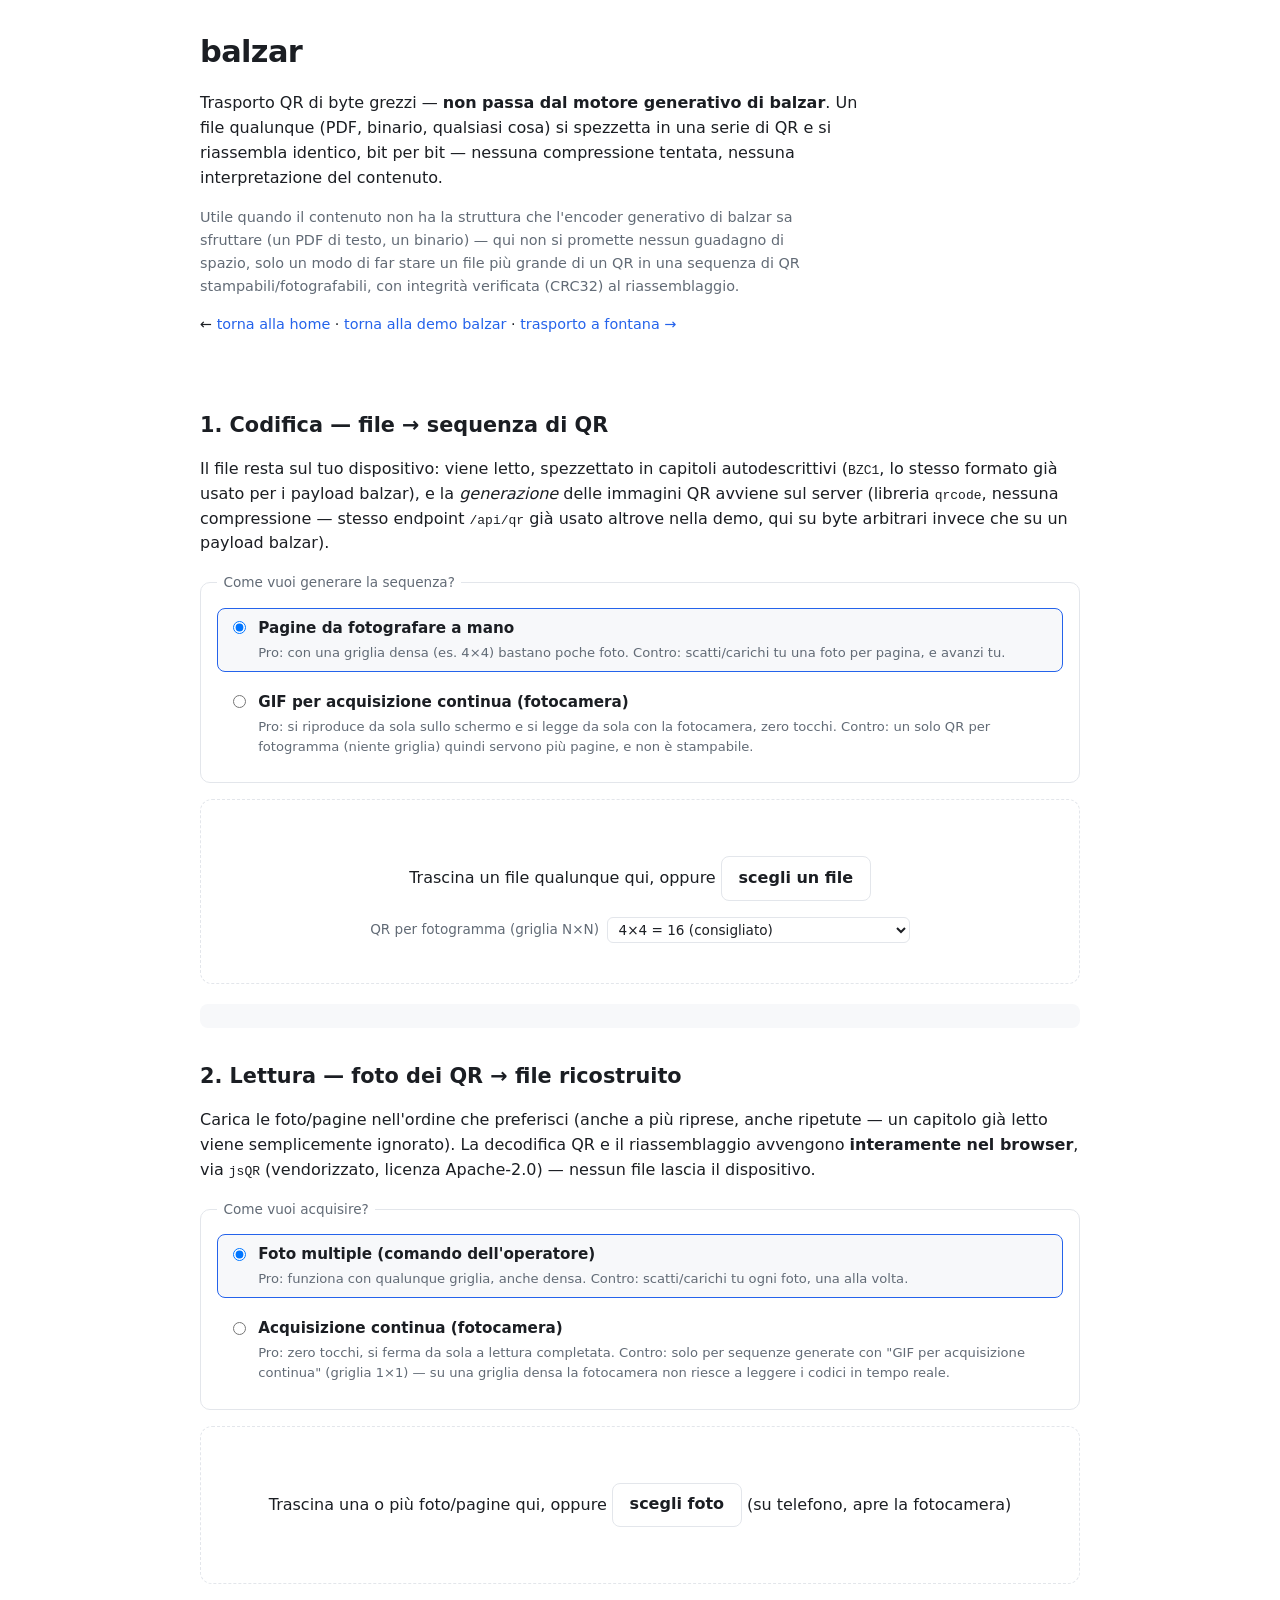
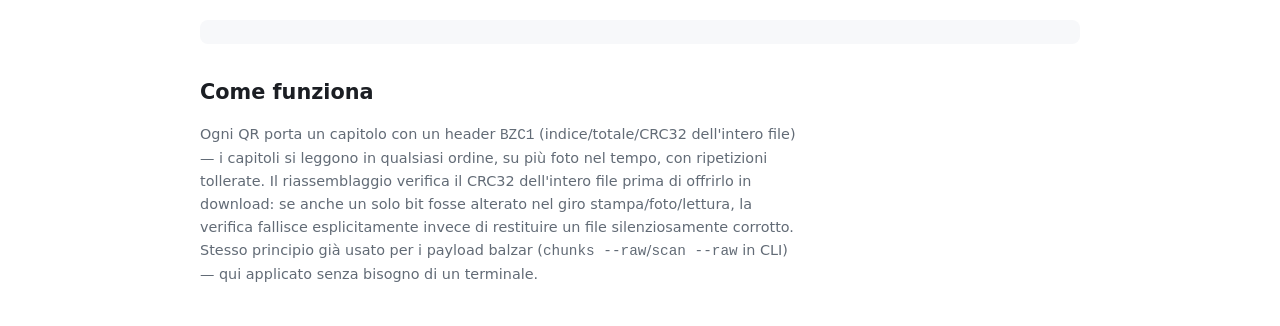
<file: trasporto-qr.html>
<!doctype html>
<html lang="it">
<head>
<meta charset="utf-8">
<meta name="viewport" content="width=device-width, initial-scale=1">
<title>Trasporto file via QR — balzar</title>
<link rel="stylesheet" href="style.css">
<script src="jsQR.min.js"></script>
<script src="qr-transport-core.js"></script>
<script src="qr-camera-scanner.js"></script>
</head>
<body>
  <header>
    <h1>balzar</h1>
    <p class="tagline">Trasporto QR di byte grezzi — <strong>non passa dal motore generativo di
      balzar</strong>. Un file qualunque (PDF, binario, qualsiasi cosa) si spezzetta in una serie di
      QR e si riassembla identico, bit per bit — nessuna compressione tentata, nessuna
      interpretazione del contenuto.</p>
    <p class="honesty">Utile quando il contenuto non ha la struttura che l'encoder generativo di
      balzar sa sfruttare (un PDF di testo, un binario) — qui non si promette nessun guadagno di
      spazio, solo un modo di far stare un file più grande di un QR in una sequenza di QR
      stampabili/fotografabili, con integrità verificata (CRC32) al riassemblaggio.</p>
    <p class="nav-links">← <a href="landing.html">torna alla home</a> · <a href="index.html">torna alla demo balzar</a> ·
      <a href="fountain-qr.html">trasporto a fontana →</a></p>
  </header>

  <main>

    <section class="card">
      <h2>1. Codifica — file → sequenza di QR</h2>
      <p>Il file resta sul tuo dispositivo: viene letto, spezzettato in capitoli autodescrittivi
        (<code>BZC1</code>, lo stesso formato già usato per i payload balzar), e la <em>generazione</em>
        delle immagini QR avviene sul server (libreria <code>qrcode</code>, nessuna compressione —
        stesso endpoint <code>/api/qr</code> già usato altrove nella demo, qui su byte arbitrari
        invece che su un payload balzar).</p>
      <fieldset class="qr-mode-picker" id="enc-mode-fieldset">
        <legend>Come vuoi generare la sequenza?</legend>
        <label class="mode-option">
          <input type="radio" name="enc-mode" value="pages" checked>
          <span>
            <strong>Pagine da fotografare a mano</strong>
            <span class="mode-pro-con">Pro: con una griglia densa (es. 4×4) bastano poche foto.
              Contro: scatti/carichi tu una foto per pagina, e avanzi tu.</span>
          </span>
        </label>
        <label class="mode-option">
          <input type="radio" name="enc-mode" value="gif">
          <span>
            <strong>GIF per acquisizione continua (fotocamera)</strong>
            <span class="mode-pro-con">Pro: si riproduce da sola sullo schermo e si legge da sola
              con la fotocamera, zero tocchi. Contro: un solo QR per fotogramma (niente griglia)
              quindi servono più pagine, e non è stampabile.</span>
          </span>
        </label>
      </fieldset>
      <section id="enc-drop" class="dropzone">
        <input type="file" id="enc-file-input" hidden>
        <p id="enc-drop-label">Trascina un file qualunque qui, oppure
          <button id="enc-browse-btn" type="button">scegli un file</button></p>
        <label class="dim-picker" id="enc-grid-dim-row">
          QR per fotogramma (griglia N×N)
          <select id="enc-grid-dim">
            <option value="1">1 (nessuna griglia, un QR/pagina)</option>
            <option value="2">2×2 = 4</option>
            <option value="4" selected>4×4 = 16 (consigliato)</option>
            <option value="8">8×8 = 64 (denso, più lento da leggere)</option>
          </select>
        </label>
        <p class="dim-picker" id="enc-grid-dim-fixed" hidden>Griglia fissata a 1×1 (nessuna
          griglia): l'acquisizione continua da fotocamera legge in modo affidabile solo un QR per
          fotogramma.</p>
      </section>
      <p id="enc-status" class="status"></p>
      <div id="enc-pages" class="qr-pages"></div>
      <div id="enc-gif-result" class="qr-page-item" hidden>
        <img id="enc-gif-img" alt="GIF per acquisizione continua">
        <button id="enc-gif-download-btn" type="button">Scarica GIF</button>
      </div>
    </section>

    <section class="card">
      <h2>2. Lettura — foto dei QR → file ricostruito</h2>
      <p>Carica le foto/pagine nell'ordine che preferisci (anche a più riprese, anche ripetute — un
        capitolo già letto viene semplicemente ignorato). La decodifica QR e il riassemblaggio
        avvengono <strong>interamente nel browser</strong>, via <code>jsQR</code>
        (vendorizzato, licenza Apache-2.0) — nessun file lascia il dispositivo.</p>
      <fieldset class="qr-mode-picker" id="dec-mode-fieldset">
        <legend>Come vuoi acquisire?</legend>
        <label class="mode-option">
          <input type="radio" name="dec-mode" value="manual" checked>
          <span>
            <strong>Foto multiple (comando dell'operatore)</strong>
            <span class="mode-pro-con">Pro: funziona con qualunque griglia, anche densa. Contro:
              scatti/carichi tu ogni foto, una alla volta.</span>
          </span>
        </label>
        <label class="mode-option">
          <input type="radio" name="dec-mode" value="continuous">
          <span>
            <strong>Acquisizione continua (fotocamera)</strong>
            <span class="mode-pro-con">Pro: zero tocchi, si ferma da sola a lettura completata.
              Contro: solo per sequenze generate con "GIF per acquisizione continua" (griglia
              1×1) — su una griglia densa la fotocamera non riesce a leggere i codici in tempo
              reale.</span>
          </span>
        </label>
      </fieldset>

      <section id="dec-manual-section">
        <section id="dec-drop" class="dropzone">
          <input type="file" id="dec-file-input" accept="image/*" capture="environment" multiple hidden>
          <p id="dec-drop-label">Trascina una o più foto/pagine qui, oppure
            <button id="dec-browse-btn" type="button">scegli foto</button>
            (su telefono, apre la fotocamera)</p>
        </section>
        <ul id="dec-file-list" class="file-list"></ul>
      </section>

      <section id="dec-continuous-section" class="camera-view" hidden>
        <p class="honesty">Richiede il permesso di usare la fotocamera. Inquadra la sequenza (uno
          schermo che riproduce la GIF generata sopra) e tienila ferma: la lettura si completa da
          sola, nessun tocco necessario.</p>
        <video id="dec-camera-video" autoplay muted playsinline></video>
        <p id="dec-camera-progress" class="camera-progress">Fotocamera non avviata.</p>
        <button id="dec-camera-start-btn" type="button">Avvia fotocamera</button>
        <button id="dec-camera-stop-btn" type="button" hidden>Ferma fotocamera</button>
      </section>

      <p id="dec-status" class="status"></p>
      <label class="dim-picker" id="dec-filename-row" hidden>
        nome del file ricostruito (i byte grezzi non portano un nome — inseriscilo tu se lo conosci)
        <input type="text" id="dec-filename" value="file_ricostruito.bin">
      </label>
      <button id="dec-download-btn" type="button" hidden>Scarica file ricostruito</button>
      <button id="dec-reset-btn" type="button" hidden>Ricomincia lettura</button>
    </section>

    <section class="card">
      <h2>Come funziona</h2>
      <p class="honesty">Ogni QR porta un capitolo con un header <code>BZC1</code>
        (indice/totale/CRC32 dell'intero file) — i capitoli si leggono in qualsiasi ordine, su più
        foto nel tempo, con ripetizioni tollerate. Il riassemblaggio verifica il CRC32 dell'intero
        file prima di offrirlo in download: se anche un solo bit fosse alterato nel giro
        stampa/foto/lettura, la verifica fallisce esplicitamente invece di restituire un file
        silenziosamente corrotto. Stesso principio già usato per i payload balzar
        (<code>chunks --raw</code>/<code>scan --raw</code> in CLI) — qui applicato senza bisogno di
        un terminale.</p>
    </section>

  </main>

  <script src="trasporto-qr.js"></script>
</body>
</html>
</file>
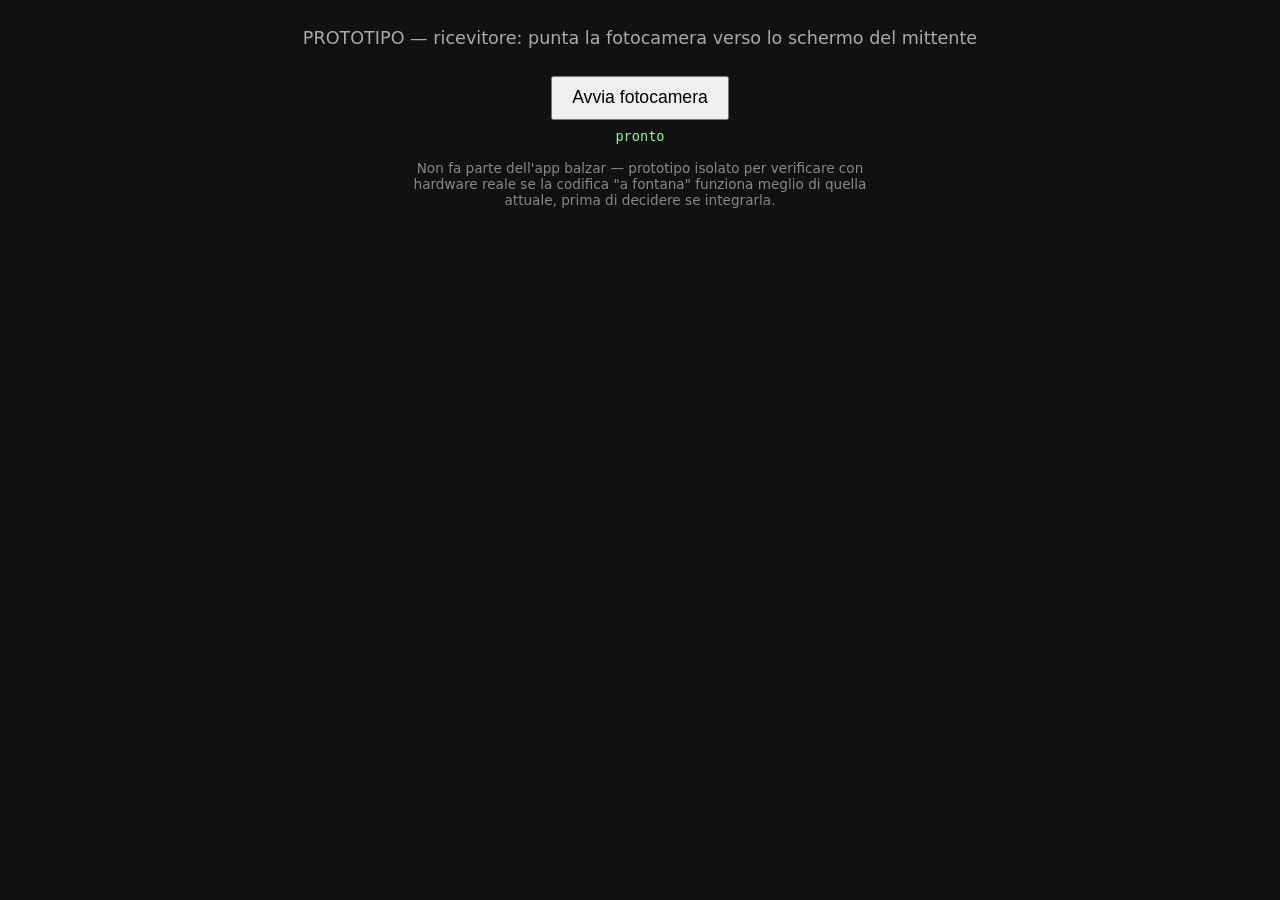
<file: experiments/fountain-qr-poc/receiver.html>
<!doctype html>
<html lang="it">
<head>
<meta charset="utf-8">
<meta name="viewport" content="width=device-width, initial-scale=1">
<title>Prototipo fontana — ricevitore (fotocamera)</title>
<style>
  body { font-family: system-ui, sans-serif; background: #111; color: #eee; text-align: center; margin: 0; padding: 1rem; }
  h1 { font-size: 1.1rem; font-weight: 500; color: #aaa; }
  video { width: 100%; max-width: 480px; border-radius: 8px; }
  #stats { font-family: monospace; font-size: 0.85rem; color: #8f8; margin-top: 0.5rem; }
  #bar-bg { background: #333; height: 10px; border-radius: 5px; margin: 1rem auto; max-width: 480px; overflow: hidden; }
  #bar { background: #4caf50; height: 100%; width: 0%; transition: width 0.2s; }
  button { font-size: 1.1rem; padding: 0.6rem 1.2rem; margin-top: 1rem; }
  #result { margin-top: 1rem; }
  .done { color: #4caf50; font-weight: 600; font-size: 1.2rem; }
  .note { color: #888; font-size: 0.85rem; max-width: 480px; margin: 1rem auto; }
</style>
</head>
<body>
  <h1>PROTOTIPO — ricevitore: punta la fotocamera verso lo schermo del mittente</h1>
  <button id="start">Avvia fotocamera</button>
  <video id="video" autoplay playsinline muted style="display:none"></video>
  <div id="bar-bg" style="display:none"><div id="bar"></div></div>
  <div id="stats">pronto</div>
  <div id="result"></div>
  <p class="note">Non fa parte dell'app balzar — prototipo isolato per verificare con hardware reale se
    la codifica "a fontana" funziona meglio di quella attuale, prima di decidere se integrarla.</p>

  <script src="jsQR.min.js"></script>
  <script src="fountain-protocol.js"></script>
  <script src="receiver.js"></script>
</body>
</html>
</file>
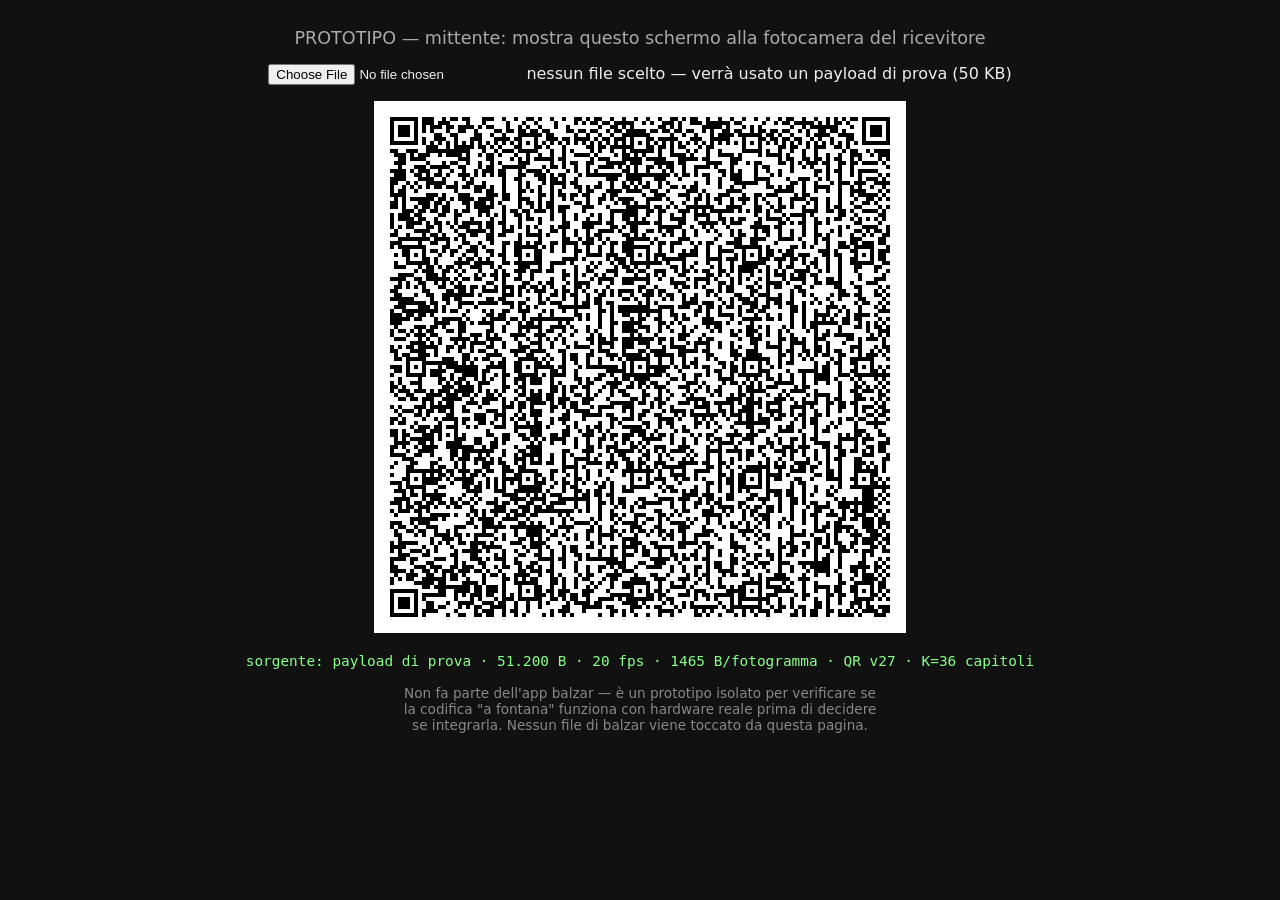
<file: experiments/fountain-qr-poc/sender.html>
<!doctype html>
<html lang="it">
<head>
<meta charset="utf-8">
<meta name="viewport" content="width=device-width, initial-scale=1">
<title>Prototipo fontana — mittente (schermo)</title>
<style>
  body { font-family: system-ui, sans-serif; background: #111; color: #eee; text-align: center; margin: 0; padding: 1rem; }
  h1 { font-size: 1.1rem; font-weight: 500; color: #aaa; }
  #canvas { background: white; image-rendering: pixelated; margin-top: 1rem; }
  #specs { margin-top: 1rem; color: #8f8; font-family: monospace; font-size: 0.9rem; }
  #picker { margin-top: 1rem; }
  input[type=file] { color: #eee; }
  .note { color: #888; font-size: 0.85rem; max-width: 480px; margin: 1rem auto; }
</style>
</head>
<body>
  <h1>PROTOTIPO — mittente: mostra questo schermo alla fotocamera del ricevitore</h1>
  <div id="picker">
    <input type="file" id="file-input">
    <span id="file-label">nessun file scelto — verrà usato un payload di prova (50 KB)</span>
  </div>
  <canvas id="canvas"></canvas>
  <div id="specs">in attesa di un file...</div>
  <p class="note">Non fa parte dell'app balzar — è un prototipo isolato per verificare se la codifica "a
    fontana" funziona con hardware reale prima di decidere se integrarla. Nessun file di balzar viene
    toccato da questa pagina.</p>

  <script src="qrcode.min.js"></script>
  <script src="fountain-protocol.js"></script>
  <script src="sender.js"></script>
</body>
</html>
</file>
<file: style.css>
:root {
  color-scheme: light dark;
  /* Palette "professionale chiara", accento blu. Chiaro di default, scuro
     curato via prefers-color-scheme. Un solo set di token per tutta la UI. */
  --bg: #ffffff;
  --fg: #1b1e23;
  --muted: #626b76;
  --accent: #2563eb;
  --accent-hover: #1d4ed8;
  --accent-soft: #e8effc;   /* sfondo tenue per badge/chip accento */
  --border: #e3e6eb;
  --panel: #f7f8fa;         /* superficie card/pannello */
  --surface-2: #eef0f4;     /* superficie leggermente più marcata */
  --good: #1a7f4b;
  --bad: #d64545;
  --shadow-sm: 0 1px 2px rgba(20, 23, 28, .06);
  --shadow: 0 1px 2px rgba(20, 23, 28, .05), 0 4px 14px rgba(20, 23, 28, .06);
  /* raggi e ritmo spaziale condivisi ("più aria") */
  --radius: 12px;
  --radius-sm: 8px;
  --radius-pill: 999px;
  --sp-1: 0.5rem;
  --sp-2: 0.85rem;
  --sp-3: 1.25rem;
  --sp-4: 1.75rem;
  --sp-5: 2.5rem;
}

@media (prefers-color-scheme: dark) {
  :root {
    --bg: #15171c;
    --fg: #e9ebef;
    --muted: #99a2ad;
    --accent: #4f83f1;
    --accent-hover: #6a97f5;
    --accent-soft: #1e2a44;
    --border: #2d323c;
    --panel: #1d2027;
    --surface-2: #262a33;
    --good: #4cc88a;
    --bad: #e77466;
    --shadow-sm: 0 1px 2px rgba(0, 0, 0, .3);
    --shadow: 0 1px 2px rgba(0, 0, 0, .3), 0 6px 18px rgba(0, 0, 0, .35);
  }
}

* { box-sizing: border-box; }

body {
  margin: 0;
  font-family: system-ui, -apple-system, BlinkMacSystemFont, "Segoe UI", Roboto, sans-serif;
  background: var(--bg);
  color: var(--fg);
  line-height: 1.55;
  -webkit-font-smoothing: antialiased;
}

header, main, footer {
  max-width: 920px;
  margin: 0 auto;
  padding: var(--sp-4) var(--sp-3);
}
main { padding-top: var(--sp-2); }

h1 {
  font-size: 1.9rem;
  font-weight: 650;
  margin: 0 0 0.35rem;
  letter-spacing: -0.02em;
}

.tagline { color: var(--fg); max-width: 66ch; }
.honesty { color: var(--muted); font-size: 0.9rem; max-width: 66ch; line-height: 1.6; }

.purpose {
  display: inline-block;
  font-size: 0.72rem;
  font-weight: 600;
  text-transform: uppercase;
  letter-spacing: 0.05em;
  color: var(--accent);
  background: var(--accent-soft);
  border-radius: var(--radius-sm);
  padding: 0.28rem 0.7rem;
  margin-bottom: 0.9rem;
}

.tab-groups {
  display: flex;
  gap: 1.5rem;
  margin-top: 1.25rem;
  flex-wrap: wrap;
}
.tab-group { flex: 1 1 auto; min-width: 260px; }
.tab-group-name {
  display: block;
  font-size: 0.72rem;
  font-weight: 700;
  text-transform: uppercase;
  letter-spacing: 0.05em;
  color: var(--muted);
  margin-bottom: 0.3rem;
}
.tabs {
  display: flex;
  gap: 0.4rem;
  flex-wrap: wrap;
  border-bottom: 1px solid var(--border);
}
.tab {
  font: inherit;
  cursor: pointer;
  border: none;
  background: none;
  color: var(--muted);
  padding: 0.5rem 0.9rem;
  border-bottom: 2px solid transparent;
  margin-bottom: -1px;
}
.tab.active {
  color: var(--accent);
  border-bottom-color: var(--accent);
  font-weight: 600;
}
.tab:hover { color: var(--fg); }

/* Livello 1 (Crea / Apri) sopra la griglia di modalità. Guardia [hidden]
   esplicita sul gruppo: .tab-group non ha un display proprio, ma questo
   progetto è stato morso più volte dalla collisione classe-vs-[hidden],
   quindi la rendiamo esplicita per costruzione. */
.product-switch {
  display: flex;
  gap: 0.5rem;
  margin-top: 1.25rem;
}
.product-tab {
  font: inherit;
  font-size: 1.05rem;
  font-weight: 600;
  cursor: pointer;
  border: 1px solid var(--border);
  background: none;
  color: var(--muted);
  padding: 0.5rem 1.4rem;
  border-radius: 999px;
}
.product-tab.active {
  color: #fff;
  background: var(--accent);
  border-color: var(--accent);
}
.product-tab:hover:not(.active) { color: var(--fg); border-color: var(--fg); }
.tab-group[hidden] { display: none; }

.dropzone {
  border: 1.5px dashed var(--border);
  border-radius: var(--radius);
  padding: var(--sp-5) var(--sp-3);
  text-align: center;
  background: var(--bg);
  transition: border-color 0.15s, background 0.15s;
}
.dropzone.dragover {
  border-color: var(--accent);
  background: var(--accent-soft);
}

#drop-label { margin: 0 0 1rem; font-size: 1.02rem; }

/* Bottone secondario (default): pulito, bordato. */
button {
  font: inherit;
  font-weight: 600;
  cursor: pointer;
  border: 1px solid var(--border);
  background: var(--bg);
  color: var(--fg);
  border-radius: var(--radius-sm);
  padding: 0.55rem 1.05rem;
  transition: border-color 0.15s, background 0.15s, color 0.15s;
}
button:hover { border-color: var(--accent); color: var(--accent); }
button:disabled { opacity: 0.45; cursor: not-allowed; }
button:disabled:hover { border-color: var(--border); color: var(--fg); }

/* Bottone primario (blu pieno): l'azione principale di ogni pannello =
   scaricare il payload. Un solo primario per non competere con le altre. */
button[id$="dl-payload"] {
  background: var(--accent);
  border-color: var(--accent);
  color: #fff;
}
button[id$="dl-payload"]:hover { background: var(--accent-hover); border-color: var(--accent-hover); color: #fff; }
button[id$="dl-payload"]:disabled { background: var(--accent); }

#browse-btn {
  background: var(--accent);
  color: #fff;
  border: none;
  padding: 0.45rem 0.9rem;
}

.dim-picker {
  display: inline-flex;
  align-items: center;
  gap: 0.5rem;
  font-size: 0.85rem;
  color: var(--muted);
}
/* same specificity bug already found for .qr-block (CLAUDE.md §9.9):
   the native [hidden] rule and an unconditional class rule both have
   specificity (0,1,0), and this author stylesheet comes after the UA
   sheet in the cascade -- without this, toggling `hidden` on a
   .dim-picker element does nothing visually. */
.dim-picker[hidden] { display: none; }
.dim-picker select {
  font: inherit;
  border-radius: 6px;
  border: 1px solid var(--border);
  background: var(--bg);
  color: var(--fg);
  padding: 0.2rem 0.4rem;
}

.status {
  margin-top: 1.25rem;
  padding: 0.75rem 1rem;
  border-radius: 8px;
  background: var(--panel);
  font-size: 0.95rem;
}
.status.error { color: var(--bad); }

/* Contenitore uniforme di ogni modalità (encoder o consulta). Hook
   strutturale condiviso: NON impone una larghezza (il viewer 3D e la
   griglia immagini restano a piena larghezza), solo una spaziatura
   verticale coerente tra badge / aiuto / input / risultato. È l'ancora
   su cui lo step "design system" costruirà il look a card. */
/* Ogni modalità è una card: superficie, bordo, ombra leggera, respiro.
   Raggruppa visivamente badge + aiuto + input + risultato. */
.panel {
  background: var(--panel);
  border: 1px solid var(--border);
  border-radius: var(--radius);
  padding: var(--sp-4);
  box-shadow: var(--shadow-sm);
}
.panel > .purpose { margin-top: 0; }

.result { margin-top: var(--sp-4); }

.images {
  display: grid;
  grid-template-columns: 1fr 1fr;
  gap: 1rem;
}
@media (max-width: 600px) {
  .images { grid-template-columns: 1fr; }
}
figure { margin: 0; }
figcaption {
  font-size: 0.82rem;
  color: var(--muted);
  margin-bottom: 0.4rem;
}
.images img {
  width: 100%;
  height: auto;
  border: 1px solid var(--border);
  border-radius: 8px;
  background:
    linear-gradient(45deg, #8884 25%, transparent 25%) -8px 0/16px 16px,
    linear-gradient(-45deg, #8884 25%, transparent 25%) -8px 0/16px 16px,
    linear-gradient(45deg, transparent 75%, #8884 75%) 0 0/16px 16px,
    linear-gradient(-45deg, transparent 75%, #8884 75%) 0 0/16px 16px;
}

table.stats {
  width: 100%;
  border-collapse: collapse;
  margin-top: 1.25rem;
  font-size: 0.92rem;
}
table.stats td {
  padding: 0.4rem 0.6rem;
  border-bottom: 1px solid var(--border);
}
table.stats td:first-child { color: var(--muted); width: 45%; }
table.stats td:last-child { text-align: right; font-variant-numeric: tabular-nums; }
.stat-good { color: var(--good); font-weight: 600; }
.stat-bad { color: var(--bad); font-weight: 600; }

table.stats tr.part { cursor: pointer; }
table.stats tr.part:hover td { background: var(--surface-2); }
table.stats tr.part.selected td { background: var(--accent); color: #fff; }
table.stats tr.part.selected td:first-child { color: #fff; }

.downloads {
  display: flex;
  gap: 0.6rem;
  align-items: center;
  flex-wrap: wrap;
  margin-top: var(--sp-3);
}

.qr-block {
  margin-top: 1rem;
  padding: 1rem;
  border: 1px solid var(--border);
  border-radius: 10px;
  background: var(--panel);
  display: flex;
  flex-direction: column;
  align-items: flex-start;
  gap: 0.6rem;
}
/* [hidden] and .qr-block{display:flex} have equal specificity, and the
   class rule comes later in the cascade -- without this, the QR block
   (which starts `hidden` in every tab's markup, shown only after
   "genera QR" is clicked) renders anyway the moment its ancestor
   .result section becomes visible. Found by screenshotting the new
   3D tab, but pre-existing on all five tabs, not introduced here. */
.qr-block[hidden] {
  display: none;
}
.qr-image {
  width: 100%;
  max-width: 220px;
  height: auto;
  background: #fff;
  border: 1px solid var(--border);
  border-radius: 6px;
  padding: 6px;
}

.qr-mode-label {
  display: flex;
  align-items: center;
  gap: 0.4rem;
  font-size: 0.9rem;
  color: var(--muted);
}

/* "pages" mode result: one thumbnail + its own download button per QR
   frame -- a person printing this wants N separate pages, not one grid
   image, so each page needs its own affordance instead of a single
   whole-block download. Empty (display:none via :empty) in single/gif
   mode, where the plain <img>/dl button above is used instead. */
.qr-pages {
  display: grid;
  grid-template-columns: repeat(auto-fill, minmax(140px, 1fr));
  gap: 0.8rem;
  width: 100%;
}
.qr-pages:empty {
  display: none;
}
.qr-page-item {
  display: flex;
  flex-direction: column;
  align-items: center;
  gap: 0.35rem;
}
.qr-page-item[hidden] { display: none; } /* same [hidden] specificity bug as .qr-block, §9.9 */
.qr-page-item img {
  width: 100%;
  max-width: 160px;
  height: auto;
  background: #fff;
  border: 1px solid var(--border);
  border-radius: 6px;
  padding: 4px;
}
.qr-page-item button {
  font-size: 0.8rem;
}

/* bundle document index (web demo 3D tab): one clickable entry per
   consultable document, each with a role badge. Inline preview for
   text/csv/image, download for structured formats -- same rule as the
   desktop viewer's index. */
.doc-index-list {
  list-style: none;
  margin: 0.5rem 0 0;
  padding: 0;
}
.doc-index-list li {
  display: flex;
  gap: 0.5rem;
  align-items: baseline;
  padding: 0.3rem 0.4rem;
  cursor: pointer;
  border-radius: 6px;
}
.doc-index-list li:hover {
  background: var(--panel);
}
.doc-index-list .role {
  font-size: 0.7rem;
  text-transform: uppercase;
  color: var(--accent, #9cf);
  border: 1px solid var(--border);
  border-radius: 4px;
  padding: 0 0.35rem;
}

/* full matched row(s) from a component info table search (3D viewer
   search bar) -- overlays a dark model-viewer panel regardless of the
   page's own light/dark theme, same reasoning as the other overlays in
   this same panel (search-note, BOM, doc-index). Empty/no match: no
   content, no border, invisible. */
.search-results-table {
  overflow: auto;
  background: rgba(20, 20, 20, 0.92);
  border-radius: 6px;
  display: none;
}
.search-results-table.open {
  display: block;
}
.search-results-table table {
  width: 100%;
  border-collapse: collapse;
  font-size: 0.75rem;
}
.search-results-table th,
.search-results-table td {
  padding: 4px 8px;
  border-bottom: 1px solid #333;
  text-align: left;
  color: #eee;
}
.search-results-table th {
  background: #2a2a2a;
  position: sticky;
  top: 0;
}

/* Read-only alarm/cause/procedure panel (Slice 3b, CLAUDE.md SS14) --
   shown INSTEAD of the search-note/search-results/search-bar overlays
   above when a bundle carries a KIND_ALARM_GRAPH item (app.js toggles
   [hidden] on the *-wrap divs, never both sets visible at once). Same
   "dark overlay regardless of page theme" reasoning as
   .search-results-table: this sits on top of the model-viewer canvas,
   not the page background. Class names (.ag-*) match viewer3d.py's
   desktop version 1:1 -- same panel, two renderers. */
.alarm-panel-wrap[hidden],
.alarm-search-bar-wrap[hidden] { display: none; }
.alarm-panel {
  max-height: 50vh;
  overflow-y: auto;
  background: rgba(20, 20, 20, 0.92);
  border-radius: 6px;
  padding: 4px 0;
}
.ag-item { border-bottom: 1px solid #333; }
.ag-item:last-child { border-bottom: none; }
.ag-head {
  width: 100%;
  text-align: left;
  background: none;
  border: none;
  color: #eee;
  font: inherit;
  padding: 8px 10px;
  cursor: pointer;
  display: flex;
  gap: 10px;
  align-items: baseline;
}
.ag-head:hover { background: #2a2a2a; }
.ag-code { font-family: ui-monospace, monospace; font-weight: bold; color: #f2a154; white-space: nowrap; }
.ag-desc { color: #ccc; font-size: 0.8rem; flex: 1; }
.ag-body { display: none; padding: 0 10px 10px 10px; font-size: 0.8rem; }
.ag-item.open .ag-body { display: block; }
.ag-cause { margin-bottom: 8px; }
.ag-cause-label {
  margin: 0 0 2px; font-size: 0.68rem; text-transform: uppercase;
  color: #7fd1c5; letter-spacing: 0.04em;
}
.ag-cause-text { margin: 0 0 6px; color: #eee; }
.ag-proc-btn {
  background: #2a2340; border: 1px solid #6d28d9; color: #c9a8ff;
  border-radius: 4px; padding: 4px 8px; font: inherit; font-size: 0.72rem; cursor: pointer;
}
.ag-proc-btn:hover { background: #352a52; }
.alarm-search-bar-wrap input {
  width: 100%; box-sizing: border-box; padding: 6px 10px; border-radius: 6px;
  border: 1px solid #555; background: rgba(20, 20, 20, 0.85); color: #eee; font: inherit;
}

.doc-preview {
  margin-top: 0.5rem;
  border: 1px solid var(--border);
  border-radius: 8px;
  padding: 0.75rem;
  background: #fff;
  color: #111;
  max-height: 60vh;
  overflow: auto;
}
.doc-preview img { max-width: 100%; height: auto; }
.doc-preview pre { white-space: pre-wrap; word-break: break-word; margin: 0; font-size: 0.85rem; }
.doc-preview table { border-collapse: collapse; font-size: 0.85rem; }
.doc-preview td, .doc-preview th { border: 1px solid #ccc; padding: 2px 8px; }
.doc-preview-head {
  display: flex; align-items: center; gap: 0.75rem; margin-bottom: 0.5rem;
}
.doc-preview-title { font-weight: 600; flex: 1; word-break: break-all; }

.file-list {
  list-style: none;
  margin: 1rem 0 0;
  padding: 0;
  display: flex;
  flex-direction: column;
  gap: 0.4rem;
}
.file-list li {
  display: flex;
  align-items: center;
  gap: 0.6rem;
  border: 1px solid var(--border);
  border-radius: 8px;
  padding: 0.4rem 0.6rem;
  background: var(--panel);
}
.file-list .file-order {
  font-variant-numeric: tabular-nums;
  color: var(--muted);
  min-width: 1.5rem;
}
.file-list .file-name {
  flex: 1;
  overflow: hidden;
  text-overflow: ellipsis;
  white-space: nowrap;
  font-size: 0.9rem;
}
.file-list button {
  padding: 0.2rem 0.5rem;
  font-size: 0.85rem;
}

.frame-nav {
  display: flex;
  align-items: center;
  justify-content: center;
  gap: 1rem;
  margin-bottom: 0.75rem;
}
.frame-nav span {
  font-variant-numeric: tabular-nums;
  color: var(--muted);
  min-width: 6rem;
  text-align: center;
}

/* ---------------------------------------------------- pagina "come funziona" */

.nav-links {
  margin: 0.75rem 0 0;
  font-size: 0.9rem;
}
.nav-links a { color: var(--accent); text-decoration: none; }
.nav-links a:hover { text-decoration: underline; }

.steps {
  counter-reset: step;
  list-style: none;
  margin: 1.5rem 0;
  padding: 0;
  display: flex;
  flex-direction: column;
  gap: 0.75rem;
}
.steps li {
  counter-increment: step;
  position: relative;
  padding: 0.75rem 1rem 0.75rem 3rem;
  border: 1px solid var(--border);
  border-radius: 10px;
  background: var(--panel);
}
.steps li::before {
  content: counter(step);
  position: absolute;
  left: 0.9rem;
  top: 50%;
  transform: translateY(-50%);
  width: 1.6rem;
  height: 1.6rem;
  border-radius: 50%;
  background: var(--accent);
  color: #fff;
  font-weight: 700;
  font-size: 0.85rem;
  display: flex;
  align-items: center;
  justify-content: center;
}
.steps code { font-size: 0.9em; }

section.card {
  margin-top: 2rem;
}
section.card h2 {
  font-size: 1.3rem;
  margin-bottom: 0.5rem;
}

.table-scroll {
  overflow-x: auto;
  margin-top: 1rem;
  border: 1px solid var(--border);
  border-radius: 10px;
}

table.compare {
  width: 100%;
  min-width: 760px;
  border-collapse: collapse;
  font-size: 0.88rem;
}
table.compare th, table.compare td {
  padding: 0.6rem 0.75rem;
  border-bottom: 1px solid var(--border);
  text-align: left;
  vertical-align: top;
}
table.compare th {
  background: var(--panel);
  font-size: 0.78rem;
  text-transform: uppercase;
  letter-spacing: 0.03em;
  color: var(--muted);
  position: sticky;
  top: 0;
}
table.compare tr:last-child td { border-bottom: none; }
table.compare td.gain-cell { white-space: nowrap; font-variant-numeric: tabular-nums; }

.gain-high { color: var(--good); font-weight: 700; }
.gain-none { color: var(--bad); font-weight: 700; }
.gain-partial { color: var(--fg); font-weight: 600; }

.legend {
  display: flex;
  flex-wrap: wrap;
  gap: 1.25rem;
  margin-top: 0.75rem;
  font-size: 0.85rem;
  color: var(--muted);
}
.legend span.dot {
  display: inline-block;
  width: 0.65rem;
  height: 0.65rem;
  border-radius: 50%;
  margin-right: 0.35rem;
}
.legend .dot.good { background: var(--good); }
.legend .dot.bad { background: var(--bad); }
.legend .dot.partial { background: var(--accent); }

/* ------------------------------------------------- modalita' / batch indipendente */

.mode-picker {
  display: flex;
  gap: 1.25rem;
  border: none;
  padding: 0;
  margin: 1rem 0 0;
  font-size: 0.92rem;
}
.mode-picker label {
  display: flex;
  align-items: center;
  gap: 0.4rem;
  cursor: pointer;
}

.independent-item {
  border: 1px solid var(--border);
  border-radius: 10px;
  padding: 1rem;
  margin-top: 1rem;
  background: var(--panel);
}
.independent-item.failed { border-color: var(--bad); }
.independent-item-header {
  display: flex;
  align-items: center;
  justify-content: space-between;
  gap: 0.75rem;
  font-weight: 600;
}
.independent-item-header .badge-ok { color: var(--good); }
.independent-item-header .badge-fail { color: var(--bad); }
.independent-item .item-body {
  display: grid;
  grid-template-columns: auto 1fr;
  gap: 1rem;
  margin-top: 0.75rem;
  align-items: start;
}
.independent-item .item-body img {
  max-width: 160px;
  max-height: 160px;
  border: 1px solid var(--border);
  border-radius: 6px;
  background: #fff;
}
@media (max-width: 500px) {
  .independent-item .item-body { grid-template-columns: 1fr; }
}

details {
  margin-top: 1.25rem;
  border: 1px solid var(--border);
  border-radius: 8px;
  padding: 0.6rem 0.9rem;
}
summary { cursor: pointer; color: var(--muted); }

/* Aiuto inline per-pannello ("A cosa serve"): disclosure leggera, senza
   il box bordato del <details> avanzato (DSL) -- è testo di aiuto, non
   una card. Stato iniziale del pannello = badge + input, l'aiuto è
   opzionale (progressive disclosure). */
.panel-help {
  margin-top: 0.4rem;
  border: none;
  border-radius: 0;
  padding: 0;
}
.panel-help > summary { font-size: 0.85rem; }
.panel-help .tagline { margin: 0.5rem 0 0; }

/* Azioni secondarie ("Altre opzioni") dentro la riga .downloads: una
   disclosure leggera e inline, non il box bordato del <details> avanzato,
   così le azioni primarie (scarica payload / genera QR) restano in
   evidenza. Il layout a card/chip è lasciato al round stile. */
.more-actions {
  margin: 0;
  border: none;
  border-radius: 0;
  padding: 0;
  align-self: center;
}
.more-actions > summary { font-size: 0.85rem; }
.more-actions > button { margin: 0.4rem 0.4rem 0 0; }
#program-text {
  margin: 0.75rem 0 0;
  max-height: 320px;
  overflow: auto;
  font-size: 0.82rem;
  white-space: pre;
}

footer {
  color: var(--muted);
  font-size: 0.85rem;
}
footer a { color: var(--accent); }

/* trasporto-qr.html: explicit choice between generation/acquisition
   modes, each shown as a small card with a one-line pro/con instead of
   a bare dropdown -- the tradeoff (fewer taps vs. fewer codes needed)
   isn't obvious from the option name alone. Named .qr-mode-picker, NOT
   .mode-picker: that name is already used (index.html's "Sequenza
   navigabile / File indipendenti" toggle) with different, incompatible
   rules -- reusing it here would have silently changed that unrelated
   toggle's appearance too. */
.qr-mode-picker {
  border: 1px solid var(--border);
  border-radius: 10px;
  padding: 0.9rem 1rem 1rem;
  margin: 0 0 1rem;
  display: flex;
  flex-direction: column;
  gap: 0.6rem;
}
.qr-mode-picker legend {
  padding: 0 0.4rem;
  font-size: 0.85rem;
  color: var(--muted);
}
.mode-option {
  display: flex;
  align-items: flex-start;
  gap: 0.6rem;
  cursor: pointer;
  padding: 0.5rem 0.6rem;
  border-radius: 8px;
  border: 1px solid transparent;
}
.mode-option:hover { background: var(--panel); }
.mode-option:has(input:checked) {
  border-color: var(--accent);
  background: var(--panel);
}
.mode-option input[type="radio"] { margin-top: 0.3rem; }
.mode-option strong { display: block; font-size: 0.95rem; }
.mode-option .mode-pro-con {
  display: block;
  color: var(--muted);
  font-size: 0.82rem;
  margin-top: 0.15rem;
}

/* continuous camera acquisition (qr-camera-scanner.js): live preview +
   progress, shown only when that mode is selected. */
.camera-view {
  display: flex;
  flex-direction: column;
  align-items: center;
  gap: 0.6rem;
}
.camera-view[hidden] { display: none; } /* same [hidden] specificity bug as .qr-block, §9.9 */
.camera-view video {
  width: 100%;
  max-width: 480px;
  border-radius: 10px;
  border: 1px solid var(--border);
  background: #000;
}
.camera-progress {
  font-size: 0.9rem;
  color: var(--muted);
}
.camera-progress.active { color: var(--fg); }

/* fountain-qr.html (fountain-coding transport, experimental — CLAUDE.md
   §13): reuses .card/.honesty/.camera-view for everything shared, these
   are the few pieces with no equivalent elsewhere (QR sender canvas,
   completion progress bar). */
.fountain-canvas-wrap {
  display: flex;
  justify-content: center;
  margin: 1rem 0;
}
.fountain-canvas-wrap canvas {
  background: #fff;
  image-rendering: pixelated;
  border-radius: var(--radius-sm);
  border: 1px solid var(--border);
  max-width: 100%;
}
.fountain-specs {
  font-family: ui-monospace, monospace;
  font-size: 0.82rem;
  color: var(--muted);
  text-align: center;
}
.fountain-bar-bg {
  background: var(--surface-2);
  height: 10px;
  border-radius: var(--radius-pill);
  overflow: hidden;
  margin: 0.8rem 0;
}
.fountain-bar-bg[hidden] { display: none; }
.fountain-bar {
  background: var(--accent);
  height: 100%;
  width: 0%;
  transition: width 0.2s;
}
.fountain-result { margin-top: 0.8rem; }
.fountain-result .done { color: var(--good); font-weight: 600; }

/* Alarm graph visual editor (Slice 4b, CLAUDE.md SS14) -- lives in the
   normal page flow (light theme, real app tokens) unlike the read-only
   panel's dark canvas overlay (Slice 3/3b): the editor appears BEFORE
   any 3D model is shown, as a page-level tool alongside the rest of
   Balzar Studio's controls, not on top of a model-viewer canvas. */
.alarm-editor-lane-labels {
  display: flex;
  gap: 0;
  margin-bottom: 0.4rem;
}
.alarm-editor-lane-labels span {
  flex: 1;
  font-size: 0.7rem;
  font-weight: 700;
  text-transform: uppercase;
  letter-spacing: 0.05em;
  color: var(--muted);
  padding-left: 0.9rem;
}
.alarm-editor-scroll {
  overflow-x: auto;
  border: 1px solid var(--border);
  border-radius: var(--radius);
  background: var(--panel);
  box-shadow: var(--shadow-sm);
}
.alarm-editor-canvas { position: relative; width: 880px; height: 320px; }
.alarm-editor-canvas svg { position: absolute; inset: 0; width: 100%; height: 100%; overflow: visible; }
.ae-wire-hit { fill: none; stroke: transparent; stroke-width: 14; cursor: pointer; }
.ae-wire { fill: none; stroke: var(--accent); stroke-width: 2; pointer-events: none; }
.ae-wire.dragging { stroke-dasharray: 5 4; opacity: 0.8; }
.ae-wire-hit:hover + .ae-wire { stroke: var(--bad); stroke-width: 2.5; }
.ae-node {
  position: absolute;
  width: 216px;
  border-radius: var(--radius-sm);
  background: var(--bg);
  border: 1px solid var(--border);
  box-shadow: var(--shadow-sm);
  padding: 0.5rem 0.6rem 0.5rem 0.65rem;
  cursor: grab;
  user-select: none;
  border-left: 3px solid transparent;
}
.ae-node:active { cursor: grabbing; }
.ae-node.alarm { border-left-color: #b45309; }
.ae-node.cause { border-left-color: #0f766e; }
.ae-node.proc { border-left-color: #6d28d9; }
.ae-node .ae-code { font-family: ui-monospace, monospace; font-size: 0.76rem; font-weight: 700; color: #b45309; }
.ae-node .ae-desc { font-size: 0.76rem; color: var(--muted); margin-top: 0.1rem; line-height: 1.3; }
.ae-node.proc .ae-desc { color: var(--fg); font-weight: 600; }
.ae-node.unlinked { border-style: dashed; border-color: var(--bad); border-left-style: solid; }
.ae-unlinked-chip {
  display: inline-block; margin-top: 0.25rem; font-size: 0.62rem; font-weight: 700;
  text-transform: uppercase; letter-spacing: 0.04em; color: var(--bad);
  background: #fbe9e9; border-radius: var(--radius-sm); padding: 0.1rem 0.35rem;
}
.ae-port {
  position: absolute; top: 50%; width: 11px; height: 11px; margin-top: -5.5px;
  border-radius: 50%; background: var(--bg); border: 2px solid var(--muted); cursor: crosshair;
}
.ae-port:hover { border-color: var(--accent); background: var(--accent-soft); }
.ae-port.out { right: -6px; }
.ae-port.in { left: -6px; }
.alarm-editor-hint { font-size: 0.78rem; color: var(--muted); margin: 0.6rem 0; }
.alarm-editor-status { font-size: 0.85rem; font-weight: 600; margin: 0 0 0.6rem; }
.alarm-editor-status.ok { color: var(--good); }
.alarm-editor-status.warn { color: var(--bad); }
</file>
<file: landing.css>
:root {
  color-scheme: light dark;
  /* Stessa palette "professionale chiara, accento blu" di style.css
     (§12.6) -- file separato per evitare le collisioni di specificità già
     viste nel progetto, ma stessi valori di brand. */
  --bg: #ffffff;
  --bg-alt: #eef0f4;
  --fg: #1b1e23;
  --muted: #626b76;
  --accent: #2563eb;
  --accent-dark: #1d4ed8;
  --border: #e3e6eb;
  --panel: #f7f8fa;
  --good: #1a7f4b;
  --bad: #d64545;
  --shadow: 0 1px 2px rgba(20, 23, 28, 0.05), 0 4px 14px rgba(20, 23, 28, 0.06);
}

@media (prefers-color-scheme: dark) {
  :root {
    --bg: #15171c;
    --bg-alt: #262a33;
    --fg: #e9ebef;
    --muted: #99a2ad;
    --accent: #4f83f1;
    --accent-dark: #6a97f5;
    --border: #2d323c;
    --panel: #1d2027;
    --good: #4cc88a;
    --bad: #e77466;
    --shadow: 0 1px 2px rgba(0, 0, 0, 0.3), 0 6px 18px rgba(0, 0, 0, 0.35);
  }
}

* { box-sizing: border-box; }

html { scroll-behavior: smooth; }

body {
  margin: 0;
  font-family: system-ui, -apple-system, BlinkMacSystemFont, "Segoe UI", Roboto, sans-serif;
  background: var(--bg);
  color: var(--fg);
  line-height: 1.55;
  overflow-x: hidden;
}

img { max-width: 100%; height: auto; display: block; }

.wrap {
  max-width: 1080px;
  margin: 0 auto;
  padding: 0 1.5rem;
}

code {
  font-family: "SF Mono", Menlo, Consolas, monospace;
  background: var(--panel);
  border: 1px solid var(--border);
  border-radius: 4px;
  padding: 0.05em 0.4em;
  font-size: 0.9em;
  white-space: nowrap;
}

a { color: var(--accent); }

/* ---------- nav ---------- */

.site-nav {
  position: sticky;
  top: 0;
  z-index: 20;
  background: color-mix(in srgb, var(--bg) 88%, transparent);
  backdrop-filter: blur(10px);
  border-bottom: 1px solid var(--border);
}

.site-nav .wrap {
  display: flex;
  align-items: center;
  justify-content: space-between;
  padding-top: 0.85rem;
  padding-bottom: 0.85rem;
  gap: 1rem;
}

.brand {
  font-size: 1.35rem;
  font-weight: 650;
  letter-spacing: -0.01em;
  color: var(--fg);
  text-decoration: none;
  display: flex;
  align-items: center;
  gap: 0.5rem;
}

.brand-mark {
  width: 22px;
  height: 22px;
  flex: none;
  border-radius: 5px;
  display: grid;
  grid-template-columns: 1fr 1fr;
  grid-template-rows: 1fr 1fr;
  gap: 2px;
  padding: 3px;
  background: var(--accent);
}
.brand-mark span { background: var(--bg); border-radius: 1px; }
.brand-mark span:nth-child(3) { background: color-mix(in srgb, var(--bg) 55%, transparent); }

.nav-links-inline {
  display: flex;
  align-items: center;
  gap: 1.5rem;
  font-size: 0.92rem;
}
.nav-links-inline a {
  color: var(--muted);
  text-decoration: none;
}
.nav-links-inline a:hover { color: var(--fg); }

/* ---------- buttons ---------- */

.btn {
  display: inline-flex;
  align-items: center;
  gap: 0.5rem;
  font: inherit;
  font-weight: 600;
  font-size: 0.95rem;
  text-decoration: none;
  cursor: pointer;
  border-radius: 9px;
  padding: 0.68rem 1.3rem;
  border: 1px solid transparent;
  transition: transform 0.1s ease, background 0.15s ease, border-color 0.15s ease;
  white-space: nowrap;
}
.btn:active { transform: translateY(1px); }

.btn-primary {
  background: var(--accent);
  color: #fff;
}
.btn-primary:hover { background: var(--accent-dark); }

.btn-secondary {
  background: transparent;
  color: var(--fg);
  border-color: var(--border);
}
.btn-secondary:hover { border-color: var(--accent); color: var(--accent); }

.btn-ghost {
  background: transparent;
  color: var(--accent);
  padding-left: 0;
  padding-right: 0;
}

.cta-row {
  display: flex;
  gap: 0.9rem;
  flex-wrap: wrap;
  align-items: center;
}

/* ---------- intro ---------- */

.intro {
  padding: 6rem 0 5rem;
  text-align: center;
}
.intro-wrap {
  max-width: 640px;
}
.intro h1 {
  font-size: clamp(2rem, 4.2vw, 2.7rem);
}
.intro-sub {
  font-size: 1.1rem;
  color: var(--muted);
  margin: 1.3rem auto 0;
  max-width: 52ch;
}

/* ---------- hero ---------- */

.hero {
  padding: 3rem 0 3.5rem;
  border-top: 1px solid var(--border);
}
.hero .wrap {
  display: grid;
  grid-template-columns: 1.05fr 0.95fr;
  gap: 3rem;
  align-items: center;
}

.eyebrow {
  display: inline-block;
  font-size: 0.78rem;
  font-weight: 700;
  text-transform: uppercase;
  letter-spacing: 0.06em;
  color: var(--accent);
  background: var(--panel);
  border: 1px solid var(--border);
  border-radius: 999px;
  padding: 0.28rem 0.8rem;
  margin-bottom: 1.1rem;
}

h1, .hero-title {
  font-weight: 650;
  font-size: clamp(2.1rem, 4vw, 2.9rem);
  line-height: 1.15;
  margin: 0 0 1.1rem;
  letter-spacing: -0.02em;
}
h1 em, .hero-title em { color: var(--accent); font-style: normal; }

.hero-sub {
  font-size: 1.1rem;
  color: var(--muted);
  max-width: 46ch;
  margin: 0 0 1.8rem;
}

.hero-note {
  margin-top: 1.4rem;
  font-size: 0.86rem;
  color: var(--muted);
  max-width: 48ch;
}

.hero-visual {
  position: relative;
}

.device-card {
  background: var(--panel);
  border: 1px solid var(--border);
  border-radius: 16px;
  padding: 0.9rem;
  box-shadow: var(--shadow);
}
.device-card img {
  border-radius: 9px;
  width: 100%;
  height: auto;
  background: #fff;
}
.device-card figcaption {
  margin: 0;
  padding: 0.6rem 0.3rem 0.1rem;
  font-size: 0.82rem;
  color: var(--muted);
}

.stat-badge {
  position: absolute;
  top: -1.1rem;
  right: -1.1rem;
  background: var(--bg);
  border: 1px solid var(--border);
  border-radius: 12px;
  padding: 0.7rem 1rem;
  box-shadow: var(--shadow);
  font-size: 0.8rem;
  color: var(--muted);
}
.stat-badge strong {
  display: block;
  font-weight: 650;
  font-size: 1.35rem;
  color: var(--fg);
  line-height: 1.1;
}

/* ---------- stat strip ---------- */

.stat-strip {
  border-top: 1px solid var(--border);
  border-bottom: 1px solid var(--border);
  background: var(--bg-alt);
}
.stat-strip .wrap {
  display: grid;
  grid-template-columns: repeat(4, 1fr);
  gap: 1.5rem;
  padding: 2rem 1.5rem;
}
.stat {
  text-align: center;
}
.stat strong {
  display: block;
  font-weight: 650;
  font-size: 1.8rem;
  color: var(--accent);
  margin-bottom: 0.15rem;
}
.stat span {
  font-size: 0.83rem;
  color: var(--muted);
}

/* ---------- sections ---------- */

section.block {
  padding: 4.5rem 0;
}
section.block.tight { padding: 3rem 0; }
section.block.alt { background: var(--bg-alt); }

.section-head {
  max-width: 62ch;
  margin: 0 0 2.5rem;
}
.section-head.center { margin-left: auto; margin-right: auto; text-align: center; }

h2 {
  font-weight: 650;
  letter-spacing: -0.015em;
  font-size: clamp(1.6rem, 3vw, 2.1rem);
  margin: 0 0 0.7rem;
}

.section-lede {
  color: var(--muted);
  font-size: 1.03rem;
  margin: 0;
}

/* problem section */

.problem-grid {
  display: grid;
  grid-template-columns: 1.1fr 0.9fr;
  gap: 3rem;
  align-items: start;
}
.problem-list {
  list-style: none;
  margin: 1.5rem 0 0;
  padding: 0;
  display: grid;
  gap: 1rem;
}
.problem-list li {
  display: flex;
  gap: 0.8rem;
  align-items: flex-start;
  padding: 1rem 1.1rem;
  background: var(--panel);
  border: 1px solid var(--border);
  border-radius: 10px;
}
.problem-list .mark {
  flex: none;
  width: 1.6rem;
  height: 1.6rem;
  border-radius: 50%;
  background: var(--bad);
  color: #fff;
  display: grid;
  place-items: center;
  font-size: 0.85rem;
  font-weight: 700;
  margin-top: 0.05rem;
}
.problem-list.solution .mark { background: var(--good); }

.problem-side {
  background: var(--panel);
  border: 1px solid var(--border);
  border-radius: 14px;
  padding: 1.6rem;
}
.problem-side h3 {
  margin: 0 0 0.6rem;
  font-size: 1.05rem;
}
.problem-side p { color: var(--muted); font-size: 0.94rem; }

/* how it works */

.steps-flow {
  list-style: none;
  margin: 0;
  padding: 0;
  display: grid;
  grid-template-columns: repeat(3, 1fr);
  gap: 1.5rem;
  counter-reset: step;
}
.steps-flow li {
  position: relative;
  background: var(--bg);
  border: 1px solid var(--border);
  border-radius: 14px;
  padding: 1.6rem 1.4rem 1.4rem;
}
.steps-flow .step-num {
  display: inline-flex;
  align-items: center;
  justify-content: center;
  width: 2.1rem;
  height: 2.1rem;
  border-radius: 50%;
  background: var(--accent);
  color: #fff;
  font-weight: 700;
  margin-bottom: 0.9rem;
}
.steps-flow h3 { margin: 0 0 0.5rem; font-size: 1.05rem; }
.steps-flow p { margin: 0; color: var(--muted); font-size: 0.92rem; }

.quote {
  margin: 2.5rem 0 0;
  padding: 1.4rem 1.6rem;
  border-left: 3px solid var(--accent);
  background: var(--panel);
  border-radius: 0 10px 10px 0;
  font-size: 1rem;
  color: var(--fg);
}
.quote cite {
  display: block;
  margin-top: 0.5rem;
  font-style: normal;
  font-size: 0.82rem;
  color: var(--muted);
}

/* proof section */

.proof-grid {
  display: grid;
  grid-template-columns: 1fr 1fr;
  gap: 2.5rem;
  align-items: center;
  margin-bottom: 2.5rem;
}
.proof-visual {
  display: grid;
  grid-template-columns: 1.2fr 1fr;
  gap: 1rem;
  align-items: center;
}
.proof-qr {
  text-align: center;
}
.proof-qr img {
  width: 100%;
  aspect-ratio: 1 / 1;
  border: 1px solid var(--border);
  border-radius: 10px;
  background: #fff;
  padding: 6px;
}
.proof-qr figcaption {
  margin-top: 0.5rem;
  font-size: 0.78rem;
  color: var(--muted);
}

.table-wrap {
  overflow-x: auto;
  border: 1px solid var(--border);
  border-radius: 12px;
}
table.compare-table {
  width: 100%;
  border-collapse: collapse;
  font-size: 0.92rem;
  min-width: 480px;
}
table.compare-table th, table.compare-table td {
  text-align: left;
  padding: 0.75rem 1rem;
  border-bottom: 1px solid var(--border);
}
table.compare-table th {
  background: var(--panel);
  font-size: 0.78rem;
  text-transform: uppercase;
  letter-spacing: 0.03em;
  color: var(--muted);
}
table.compare-table tr:last-child td { border-bottom: none; }
table.compare-table tr.win td { font-weight: 700; color: var(--good); }
table.compare-table td.num { text-align: right; font-variant-numeric: tabular-nums; }
table.compare-table td.fit-yes { color: var(--good); font-weight: 700; }
table.compare-table td.fit-no { color: var(--bad); }

/* honesty callout */

.honesty-box {
  display: grid;
  grid-template-columns: auto 1fr;
  gap: 1.3rem;
  align-items: flex-start;
  background: var(--panel);
  border: 1px solid var(--border);
  border-radius: 14px;
  padding: 1.8rem;
}
.honesty-icon {
  flex: none;
  width: 2.6rem;
  height: 2.6rem;
  border-radius: 50%;
  background: var(--bg);
  border: 1px solid var(--border);
  display: grid;
  place-items: center;
  font-size: 1.3rem;
}
.honesty-box h3 { margin: 0 0 0.5rem; font-size: 1.1rem; }
.honesty-box p { margin: 0 0 0.6rem; color: var(--muted); }
.honesty-box p:last-child { margin-bottom: 0; }
.honesty-example {
  display: inline-block;
  margin-top: 0.3rem;
  font-size: 0.85rem;
  color: var(--bad);
  background: color-mix(in srgb, var(--bad) 10%, transparent);
  border: 1px solid color-mix(in srgb, var(--bad) 35%, transparent);
  border-radius: 8px;
  padding: 0.35rem 0.7rem;
}

/* 3D / Balzar Live feature */

.feature-3d .wrap {
  display: grid;
  grid-template-columns: 1.05fr 0.95fr;
  gap: 3rem;
  align-items: center;
}
.feature-3d .eyebrow.live { color: var(--good); }
.feature-list {
  list-style: none;
  margin: 1.7rem 0 0;
  padding: 0;
  display: grid;
  gap: 1rem;
}
.feature-list li {
  display: flex;
  gap: 0.85rem;
  align-items: flex-start;
}
.feature-list .ficon {
  flex: none;
  width: 2.1rem;
  height: 2.1rem;
  border-radius: 8px;
  background: var(--panel);
  border: 1px solid var(--border);
  display: grid;
  place-items: center;
  font-size: 1.05rem;
}
.feature-list strong { display: block; font-size: 0.98rem; margin-bottom: 0.15rem; }
.feature-list span { color: var(--muted); font-size: 0.88rem; }

.browser-frame {
  background: #15151d;
  border: 1px solid var(--border);
  border-radius: 14px;
  overflow: hidden;
  box-shadow: var(--shadow);
}
.browser-chrome {
  display: flex;
  align-items: center;
  gap: 0.5rem;
  padding: 0.55rem 0.7rem;
  background: #1f1f29;
  border-bottom: 1px solid rgba(255,255,255,0.08);
}
.browser-chrome .dot {
  width: 0.55rem;
  height: 0.55rem;
  border-radius: 50%;
  background: #4a4a5c;
}
.browser-chrome .url {
  margin-left: 0.6rem;
  font-size: 0.74rem;
  color: #8a8aa0;
  background: #131319;
  border-radius: 6px;
  padding: 0.2rem 0.6rem;
  flex: 1;
  overflow: hidden;
  text-overflow: ellipsis;
  white-space: nowrap;
}
.browser-frame img { display: block; width: 100%; height: auto; border-radius: 0; }
.browser-frame figcaption {
  padding: 0.7rem 0.9rem;
  font-size: 0.8rem;
  color: var(--muted);
  background: var(--panel);
  border-top: 1px solid var(--border);
}

/* products */

.products-grid {
  display: grid;
  grid-template-columns: 1fr 1fr;
  gap: 1.8rem;
}
.product-card {
  border: 1px solid var(--border);
  border-radius: 16px;
  padding: 1.9rem;
  background: var(--bg);
}
.product-card.studio { border-top: 3px solid var(--accent); }
.product-card.live { border-top: 3px solid var(--good); }
.product-kicker {
  font-size: 0.78rem;
  font-weight: 700;
  text-transform: uppercase;
  letter-spacing: 0.05em;
  color: var(--muted);
}
.product-card h3 {
  font-weight: 650;
  font-size: 1.4rem;
  margin: 0.25rem 0 0.7rem;
}
.product-card p.desc { color: var(--muted); margin: 0 0 1.1rem; }
.product-card ul {
  margin: 0;
  padding: 0;
  list-style: none;
  display: grid;
  gap: 0.55rem;
}
.product-card li {
  display: flex;
  gap: 0.6rem;
  font-size: 0.92rem;
}
.product-card li::before {
  content: "";
  flex: none;
  width: 0.4rem;
  height: 0.4rem;
  border-radius: 50%;
  margin-top: 0.5rem;
  background: var(--accent);
}
.product-card.live li::before { background: var(--good); }

.products-arrow {
  text-align: center;
  color: var(--muted);
  font-size: 0.85rem;
  margin: 1.2rem 0 0;
}

/* applications */

.app-grid {
  display: grid;
  grid-template-columns: repeat(3, 1fr);
  gap: 1.4rem;
}
.app-card {
  border: 1px solid var(--border);
  border-radius: 14px;
  padding: 1.5rem;
  background: var(--bg);
}
.app-card.lead {
  grid-column: span 3;
  display: grid;
  grid-template-columns: auto 1fr;
  gap: 1.2rem;
  align-items: center;
  background: var(--panel);
  border-color: var(--accent);
}
.app-icon {
  font-size: 1.6rem;
  width: 2.6rem;
  height: 2.6rem;
  border-radius: 10px;
  background: var(--panel);
  display: grid;
  place-items: center;
  margin-bottom: 0.8rem;
}
.app-card.lead .app-icon {
  margin-bottom: 0;
  background: var(--bg);
  width: 3.2rem;
  height: 3.2rem;
  font-size: 1.9rem;
}
.app-card h3 { margin: 0 0 0.4rem; font-size: 1.02rem; }
.app-card p { margin: 0; color: var(--muted); font-size: 0.88rem; }
.app-card .app-tag {
  display: inline-block;
  margin-top: 0.6rem;
  font-size: 0.75rem;
  font-weight: 700;
  color: var(--accent);
  text-transform: uppercase;
  letter-spacing: 0.03em;
}

/* final CTA */

.final-cta {
  text-align: center;
  padding: 5rem 0;
}
.final-cta h2 { margin-bottom: 0.8rem; }
.final-cta .section-lede { max-width: 50ch; margin: 0 auto 2rem; }
.final-cta .cta-row { justify-content: center; }

/* footer */

footer.site-footer {
  border-top: 1px solid var(--border);
  padding: 2.5rem 0 3rem;
}
footer.site-footer .wrap {
  display: flex;
  flex-wrap: wrap;
  gap: 1.5rem;
  justify-content: space-between;
  align-items: flex-start;
}
.footer-honesty {
  max-width: 52ch;
  font-size: 0.86rem;
  color: var(--muted);
}
.footer-links {
  display: flex;
  flex-direction: column;
  gap: 0.5rem;
  font-size: 0.9rem;
}
.footer-links a { color: var(--muted); text-decoration: none; }
.footer-links a:hover { color: var(--accent); }
.footer-note {
  margin-top: 1.5rem;
  font-size: 0.78rem;
  color: var(--muted);
  opacity: 0.8;
}

/* ---------- responsive ---------- */

@media (max-width: 860px) {
  .intro { padding: 3.5rem 0 3rem; }
  .feature-3d .wrap { grid-template-columns: 1fr; gap: 2rem; }
  .feature-3d .browser-frame { order: -1; }
  .hero .wrap { grid-template-columns: 1fr; gap: 2.5rem; }
  .hero { padding: 2.5rem 0 2.5rem; }
  .hero-visual { order: -1; }
  .stat-strip .wrap { grid-template-columns: repeat(2, 1fr); }
  .problem-grid { grid-template-columns: 1fr; }
  .steps-flow { grid-template-columns: 1fr; }
  .proof-grid { grid-template-columns: 1fr; }
  .proof-visual { grid-template-columns: 1fr; }
  .products-grid { grid-template-columns: 1fr; }
  .app-grid { grid-template-columns: 1fr 1fr; }
  .app-card.lead { grid-column: span 2; grid-template-columns: 1fr; text-align: left; }
  .honesty-box { grid-template-columns: 1fr; }
  .stat-badge { position: static; margin-top: 1rem; display: inline-block; }
}

@media (max-width: 560px) {
  .wrap { padding: 0 1.15rem; }
  .nav-links-inline { display: none; }
  .stat-strip .wrap { grid-template-columns: 1fr 1fr; padding: 1.6rem 1.15rem; }
  .app-grid { grid-template-columns: 1fr; }
  .app-card.lead { grid-column: span 1; }
  .cta-row { flex-direction: column; align-items: stretch; }
  .cta-row .btn { justify-content: center; }
}

/* Quattro passi (sezione Con DoqTool) */
.steps-flow.steps-four { grid-template-columns: repeat(4, 1fr); }
@media (max-width: 1100px) { .steps-flow.steps-four { grid-template-columns: repeat(2, 1fr); } }
@media (max-width: 860px) { .steps-flow.steps-four { grid-template-columns: 1fr; } }
</file>
